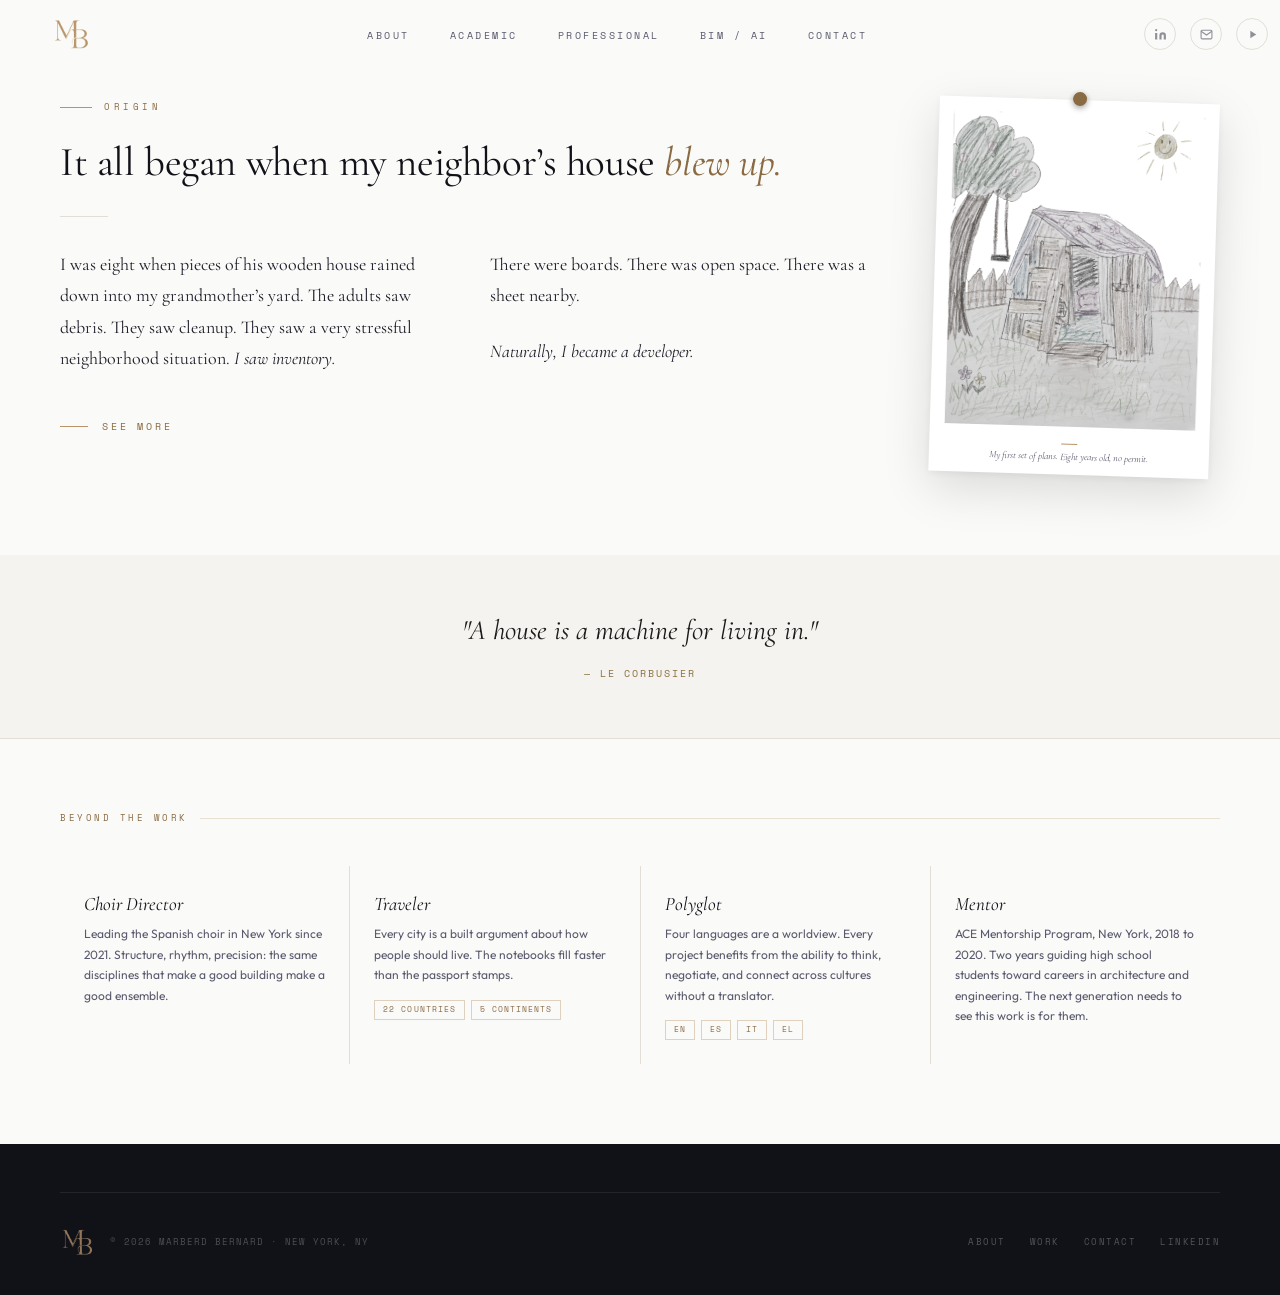
<file: about/index.html>
<!DOCTYPE html>
<html lang="en">
<head>
<meta charset="UTF-8">
<meta name="viewport" content="width=device-width, initial-scale=1.0">
<meta name="description" content="Marberd Bernard: Columbia M.Arch, Autodesk Certified Professional, 8+ years leading BIM coordination across 25+ JPMorgan Chase locations and 300+ commercial projects in New York City.">
<link rel="canonical" href="https://marberd.com/about/">
<title>About Marberd Bernard, BIM Manager & VDC Specialist | New York</title>
  <link rel="icon" type="image/x-icon" href="/favicon.ico">
  <link rel="icon" type="image/png" sizes="32x32" href="/favicon-32x32.png">
  <link rel="apple-touch-icon" href="/apple-touch-icon.png">
  <link rel="stylesheet" href="../assets/css/style.css">
<style>
/* ── ABOUT PAGE ── */
:root {
  --ab-cream:  #f5f3ef;
  --ab-gold:   #8a6f3e;
  --ab-black:  #1a1a1a;
  --ab-text:   #444;
  --ab-muted:  #888;
  --ab-border: rgba(0,0,0,0.10);
  --ab-border-soft: rgba(0,0,0,0.12);
}

/* ── HERO ── */
.ab-hero {
  background: var(--black);
  padding: 130px 60px 0;
  min-height: 62vh;
  display: flex;
  align-items: flex-end;
  overflow: hidden;
}
.ab-hero-inner {
  max-width: 1200px;
  margin: 0 auto;
  width: 100%;
}
/* Headline spans full width; text + portrait sit below in a tighter grid */
.ab-h1 {
  font-family: var(--serif);
  margin: 0 0 48px;
}
.ab-h1-name {
  display: block;
  font-size: clamp(64px, 9.5vw, 128px);
  font-weight: 700;
  color: var(--white);
  letter-spacing: -3px;
  line-height: 0.9;
}
.ab-h1-role {
  display: block;
  font-size: clamp(28px, 4.5vw, 60px);
  font-style: italic;
  font-weight: 300;
  color: var(--gold);
  letter-spacing: -0.5px;
  line-height: 1.2;
  margin-top: 14px;
}
.ab-hero-lower {
  display: grid;
  grid-template-columns: 1fr 0.68fr;
  gap: 0;
  align-items: flex-end;
}
.ab-hero-text { padding-bottom: 72px; }
.ab-hero-portrait {
  display: flex;
  align-items: flex-end;
  justify-content: flex-end;
}
.ab-portrait-img {
  width: 100%;
  max-width: 460px;
  display: block;
  aspect-ratio: 3 / 4;
  object-fit: cover;
}
.ab-eyebrow {
  font-family: var(--mono);
  font-size: 9px;
  letter-spacing: 3px;
  text-transform: uppercase;
  color: rgba(255,255,255,0.3);
  margin-bottom: 36px;
  display: flex;
  align-items: center;
  gap: 12px;
}
.ab-eyebrow::before {
  content: '';
  display: inline-block;
  width: 24px;
  height: 1px;
  background: var(--gold);
  flex-shrink: 0;
}
.ab-divider {
  width: 100%;
  height: 1px;
  background: rgba(255,255,255,0.08);
  margin: 0 0 36px;
}
.ab-hero-columns {
  display: grid;
  grid-template-columns: 1.6fr 1fr;
  gap: 52px;
  align-items: start;
}
.ab-body {
  font-family: var(--sans);
  font-size: 14px;
  line-height: 1.85;
  color: rgba(255,255,255,0.5);
}
.ab-body p { margin-bottom: 14px; }
.ab-body p:last-child { margin-bottom: 0; }
.ab-pills {
  display: flex;
  flex-wrap: wrap;
  gap: 10px;
}
.ab-pill {
  font-family: var(--mono);
  font-size: 9px;
  letter-spacing: 0.15em;
  color: var(--gold);
  border: 1px solid rgba(184,148,106,0.4);
  background: none;
  padding: 8px 14px;
  white-space: nowrap;
}

/* ── QUOTE BAND ── */
.ab-quote-band {
  background: var(--ab-cream);
  padding: 56px 60px;
  text-align: center;
}
.ab-quote-text {
  font-family: var(--serif);
  font-size: clamp(20px, 3vw, 28px);
  font-style: italic;
  font-weight: 400;
  color: var(--ab-black);
  line-height: 1.4;
  margin: 0;
}
.ab-quote-attr {
  display: block;
  margin-top: 16px;
  font-family: var(--mono);
  font-size: 10px;
  letter-spacing: 0.2em;
  color: var(--ab-gold);
  font-style: normal;
}

/* ── BEYOND THE WORK ── */
.ab-beyond {
  background: var(--white);
  padding: 72px 60px 80px;
  border-top: 1px solid var(--border);
}
.ab-beyond-inner { max-width: 1200px; margin: 0 auto; }
.ab-beyond-eyebrow {
  font-family: var(--mono);
  font-size: 9px;
  letter-spacing: 0.28em;
  color: var(--gold-dk);
  text-transform: uppercase;
  margin-bottom: 40px;
  display: flex; align-items: center; gap: 12px;
}
.ab-beyond-eyebrow::after { content:''; flex:1; height:1px; background:rgba(184,148,106,0.25); }
.ab-beyond-grid {
  display: grid;
  grid-template-columns: repeat(4, 1fr);
  gap: 1px;
  background: var(--border);
}
.ab-card {
  background: var(--white);
  padding: 28px 24px 24px;
  position: relative;
  transition: background .2s;
}
.ab-card:hover { background: var(--paper); }
.ab-card::before {
  content: '';
  position: absolute;
  top: 0; left: 0; right: 0;
  height: 2px;
  background: transparent;
  transition: background .2s;
}
.ab-card:hover::before { background: var(--gold); }
.ab-card-title {
  font-family: var(--serif);
  font-size: 19px;
  font-weight: 400;
  font-style: italic;
  color: var(--black);
  margin-bottom: 10px;
  line-height: 1.1;
}
.ab-card-text {
  font-family: var(--sans);
  font-size: 12px;
  line-height: 1.7;
  color: var(--mid);
}
.ab-lang-pills {
  display: flex;
  flex-wrap: wrap;
  gap: 6px;
  margin-top: 14px;
}
.ab-lang-pill {
  font-family: var(--mono);
  font-size: 7.5px;
  letter-spacing: 0.14em;
  color: var(--gold-dk);
  border: 1px solid rgba(184,148,106,0.4);
  background: none;
  padding: 3px 8px;
}

/* ── BLEW UP ANIMATION ── */
.blew-up-word {
  display: inline-block;
  position: relative;
}
/* Invisible spacer holds the layout width/height during animation */
.bu-spacer { visibility: hidden; }
/* Both halves sit on top of the spacer */
.bu-top,
.bu-bot {
  position: absolute;
  top: 0; left: 0; right: 0;
  white-space: nowrap;
  pointer-events: none;
  color: inherit;
}
.bu-top { clip-path: inset(0 0 52% 0); }
.bu-bot { clip-path: inset(48% 0 0 0); }

/* Top half: cut loose, flies up, holds, drops back */
.bu-top.animate {
  animation: bu-top-fly 1.8s 0.32s cubic-bezier(.4,0,.2,1) forwards;
}
@keyframes bu-top-fly {
  0%   { transform: translateY(0)     rotate(0deg);   opacity: 1; }
  28%  { transform: translateY(-240%) rotate(-9deg);  opacity: 0; }
  57%  { transform: translateY(-240%) rotate(-9deg);  opacity: 0; }
  88%  { transform: translateY(6%)    rotate(1.5deg); opacity: 1; }
  100% { transform: translateY(0)     rotate(0deg);   opacity: 1; }
}

/* ── STORY SECTION ── */
.ab-story {
  background: var(--white);
  padding: 100px 60px 80px;
}
.ab-story-inner {
  max-width: 1200px;
  margin: 0 auto;
  display: grid;
  grid-template-columns: 1fr 280px;
  gap: 56px;
  align-items: start;
}
.ab-story-text { min-width: 0; }
.ab-origin-label {
  display: flex;
  align-items: center;
  gap: 12px;
  margin-bottom: 24px;
}
.ab-origin-rule {
  width: 32px;
  height: 1px;
  background: var(--gold);
  flex-shrink: 0;
}
.ab-origin-text {
  font-family: var(--mono);
  font-size: 9px;
  letter-spacing: 0.4em;
  color: var(--gold-dk);
  text-transform: uppercase;
}
.ab-story-headline {
  font-family: var(--serif);
  font-size: clamp(26px, 3.2vw, 44px);
  font-weight: 400;
  line-height: 1.2;
  letter-spacing: -0.01em;
  margin: 0 0 28px;
  color: var(--black);
}
.ab-story-headline .accent {
  font-style: italic;
  color: var(--gold-dk);
}
.ab-story-divider {
  width: 48px;
  height: 1px;
  background: var(--border);
  margin: 0 0 32px;
}
.ab-lede {
  font-family: var(--serif);
  font-size: 18px;
  line-height: 1.75;
  color: var(--text);
  margin: 0 0 24px;
  font-weight: 400;
}
.ab-lede em { font-style: italic; }
.ab-lede-cols {
  column-count: 2;
  column-gap: 36px;
  margin-bottom: 4px;
}

/* Collapsible story */
.ab-story-expandable {
  overflow: hidden;
  max-height: 0;
  opacity: 0;
}
.ab-story-toggle {
  display: flex;
  align-items: center;
  gap: 14px;
  background: none;
  border: none;
  padding: 20px 0 0;
  font-family: var(--mono);
  font-size: 10px;
  letter-spacing: 0.28em;
  text-transform: uppercase;
  color: var(--gold-dk);
  cursor: pointer;
  transition: opacity 0.2s;
}
.ab-story-toggle:hover { opacity: 0.6; }
.ab-story-toggle-rule {
  display: inline-block;
  width: 28px;
  height: 1px;
  background: var(--gold);
  flex-shrink: 0;
  transition: width 0.3s ease;
}
.ab-story-toggle:hover .ab-story-toggle-rule { width: 44px; }

/* Pinned sketch, right column */
.ab-story-aside {
  position: sticky;
  top: 80px;
}
.ab-pin-frame {
  position: relative;
  background: #fff;
  padding: 14px 14px 48px;
  box-shadow: 0 16px 48px rgba(0,0,0,0.13), 0 2px 8px rgba(0,0,0,0.06);
  transform: rotate(1.8deg);
  transform-origin: center top;
  transition: transform 0.4s cubic-bezier(.16,1,.3,1), box-shadow 0.4s ease;
  cursor: pointer;
}
.ab-pin-frame:hover {
  transform: rotate(0deg);
  box-shadow: 0 24px 64px rgba(0,0,0,0.16), 0 4px 12px rgba(0,0,0,0.07);
}
/* push-pin dot */
.ab-pin-frame::before {
  content: '';
  position: absolute;
  top: -8px;
  left: 50%;
  transform: translateX(-50%);
  width: 14px;
  height: 14px;
  background: var(--gold-dk);
  border-radius: 50%;
  box-shadow: 0 2px 6px rgba(0,0,0,0.4);
  z-index: 1;
}
.ab-pin-frame img {
  width: 100%;
  display: block;
}
.ab-pin-caption {
  position: absolute;
  bottom: 0;
  left: 14px; right: 14px;
  height: 40px;
  display: flex;
  flex-direction: column;
  align-items: center;
  justify-content: center;
  gap: 4px;
}
.ab-pin-caption-rule {
  width: 16px;
  height: 1px;
  background: var(--gold);
  display: block;
}
.ab-pin-caption span {
  font-family: var(--serif);
  font-size: 10px;
  font-style: italic;
  color: var(--mid);
  text-align: center;
}

.ab-story-beat {
  margin-top: 40px;
}
.ab-story-beat p {
  font-family: var(--serif);
  font-size: 18px;
  line-height: 1.75;
  color: var(--text);
  font-weight: 400;
  font-style: italic;
  margin: 0 0 14px;
}
.ab-story-beat p:last-child { margin-bottom: 0; }

.ab-reader-paths {
  margin-top: 52px;
  display: flex;
  gap: 40px;
  flex-wrap: wrap;
}
.ab-path-link {
  display: flex;
  align-items: center;
  gap: 16px;
  text-decoration: none;
  color: var(--text);
  cursor: pointer;
  transition: opacity 0.2s ease;
}
.ab-path-link:hover { opacity: 0.6; }
.ab-path-rule {
  width: 40px;
  height: 1px;
  background: var(--gold);
  transition: width 0.3s ease;
  flex-shrink: 0;
}
.ab-path-link:hover .ab-path-rule { width: 56px; }
.ab-path-label {
  font-family: var(--mono);
  font-size: 9px;
  letter-spacing: 0.3em;
  color: var(--gold-dk);
  text-transform: uppercase;
}

/* ── MOBILE ── */
@media (max-width: 768px) {
  .ab-hero { padding: 90px 20px 0; min-height: unset; }
  .ab-h1 { margin-bottom: 28px; }
  .ab-h1-name { letter-spacing: -1.5px; }
  .ab-h1-role { margin-top: 10px; }
  .ab-hero-lower { grid-template-columns: 1fr; }
  .ab-hero-text { padding-bottom: 32px; }
  .ab-hero-portrait { justify-content: center; margin-top: 12px; }
  .ab-portrait-img { max-width: 260px; }
  .ab-hero-columns { grid-template-columns: 1fr; gap: 24px; }
  .ab-body { font-size: 15px; }
  .ab-eyebrow { margin-bottom: 24px; }

  .ab-story { padding: 88px 20px 56px; }
  .ab-story-inner { grid-template-columns: 1fr; gap: 0; }
  .ab-story-text { max-width: 100%; }
  .ab-story-headline { margin-bottom: 28px; }
  .ab-story-aside { order: -1; position: static; margin-bottom: 40px; }
  .ab-pin-frame { max-width: 220px; margin: 0 auto; transform: rotate(1deg); }
  .ab-reader-paths { gap: 24px; flex-direction: column; }
  .ab-lede { font-size: 17px; }
  .ab-lede-cols { column-count: 1; }

  .ab-quote-band { padding: 40px 20px; }

  .ab-beyond { padding: 48px 20px 56px; }
  .ab-beyond-grid { grid-template-columns: 1fr 1fr; }

  .ab-pills { gap: 8px; }
  .ab-pill { font-size: 8px; padding: 6px 12px; }
}

/* ── SMALL PHONES (≤480px) ── */
@media (max-width: 480px) {
  .ab-h1-name {
    font-size: clamp(34px, 10.5vw, 56px);
    letter-spacing: -1px;
  }
  .ab-h1-role {
    font-size: clamp(18px, 5.5vw, 28px);
  }
  .ab-story-headline {
    font-size: clamp(22px, 6vw, 32px);
  }
  .ab-hero { padding: 88px 16px 0; }
  .ab-story { padding: 80px 16px 48px; }
  .ab-quote-band { padding: 32px 16px; }
  .ab-certs-edu { padding: 40px 16px; }
  .ab-beyond { padding: 40px 16px; }
  .ab-lede { font-size: 16px; }
  .ab-pin-frame { max-width: 180px; }
  .ab-portrait-img { max-width: 200px; }
  .ab-beyond-grid { grid-template-columns: 1fr; }
}
</style>
  <script data-goatcounter="https://marberd.goatcounter.com/count" async src="//gc.zgo.at/count.js"></script>
  <meta property="og:type"        content="website">
  <meta property="og:site_name"   content="Marberd Bernard">
  <meta property="og:title"       content="About Marberd Bernard, BIM Manager & VDC Specialist | New York">
  <meta property="og:description" content="Marberd Bernard: Columbia M.Arch, Autodesk Certified Professional, 8+ years leading BIM coordination across 25+ JPMorgan Chase locations and 300+ commercial projects in New York City.">
  <meta property="og:url"         content="https://marberd.com/about/">
  <meta property="og:image"       content="https://marberd.com/assets/images/projects/alpena-night.jpg">
  <meta name="twitter:card"       content="summary_large_image">
  <meta name="twitter:title"      content="About Marberd Bernard, BIM Manager & VDC Specialist | New York">
  <meta name="twitter:description"content="Marberd Bernard: Columbia M.Arch, Autodesk Certified Professional, 8+ years leading BIM coordination across 25+ JPMorgan Chase locations and 300+ commercial projects in New York City.">
  <meta name="author"             content="Marberd Bernard">
</head>
<body>
<nav id="main-nav">
  <a id="nav-logo" href="/" title="MARBERD"><span class="logo-wrap"><img src="../assets/images/logo-gold.png" class="site-logo site-logo--gold" alt="MARBERD"><img src="../assets/images/logo.png" class="site-logo site-logo--color" aria-hidden="true"></span></a>
  <ul class="nav-links">
    <li><a href="/about/">About</a></li>
    <li><a href="/academic/">Academic</a></li>
    <li><a href="/professional/">Professional</a></li>
    <li><a href="/bim-ai/">BIM / AI</a></li>
    <li><a href="/contact/">Contact</a></li>
  </ul>
  <div class="nav-right">
    <a class="nav-icon" href="https://linkedin.com/in/marberd-bernard" target="_blank" rel="noopener noreferrer" title="LinkedIn">
      <svg viewBox="0 0 24 24" fill="currentColor"><path d="M16 8a6 6 0 016 6v7h-4v-7a2 2 0 00-2-2 2 2 0 00-2 2v7h-4v-7a6 6 0 016-6zM2 9h4v12H2z"/><circle cx="4" cy="4" r="2"/></svg>
    </a>
    <a class="nav-icon" href="mailto:marberdb@gmail.com" title="Email">
      <svg viewBox="0 0 24 24" fill="none" stroke="currentColor" stroke-width="2"><path d="M4 4h16c1.1 0 2 .9 2 2v12c0 1.1-.9 2-2 2H4c-1.1 0-2-.9-2-2V6c0-1.1.9-2 2-2z"/><polyline points="22,6 12,13 2,6"/></svg>
    </a>
    <button class="nav-icon" id="music-nav-btn" aria-label="Background music" title="Background music">
      <svg class="ic-mplay"  viewBox="0 0 24 24" fill="currentColor"><path d="M8 5v14l11-7z"/></svg>
      <svg class="ic-mpause" viewBox="0 0 24 24" fill="currentColor"><path d="M6 19h4V5H6v14zm8-14v14h4V5h-4z"/></svg>
    </button>
  </div>
</nav>

<!-- ══ SECTION: STORY ══════════════════════════════════ -->
<section class="ab-story">
  <h1 style="position:absolute;width:1px;height:1px;padding:0;margin:-1px;overflow:hidden;clip:rect(0,0,0,0);white-space:nowrap;border:0;">About Marberd Bernard — Architectural Designer &amp; VDC Specialist in New York City</h1>
  <div class="ab-story-inner">
    <!-- Left: all text content -->
    <div class="ab-story-text">
      <div class="ab-origin-label reveal">
        <span class="ab-origin-rule"></span>
        <span class="ab-origin-text">Origin</span>
      </div>

      <h2 class="ab-story-headline reveal">It all began when my neighbor&rsquo;s house <span class="accent"><span class="blew-up-word">blew up.</span></span></h2>
      <div class="ab-story-divider"></div>

      <!-- Always visible preview -->
      <div class="ab-lede-cols">
        <p class="ab-lede reveal">
          I was eight when pieces of his wooden house rained down into my grandmother&rsquo;s yard. The adults saw debris. They saw cleanup. They saw a very stressful neighborhood situation. <em>I saw inventory.</em>
        </p>
        <p class="ab-lede reveal">
          There were boards. There was open space. There was a sheet nearby.
        </p>
        <p class="ab-lede reveal">
          <em>Naturally, I became a developer.</em>
        </p>
      </div>

      <!-- "See more" toggle -->
      <button class="ab-story-toggle" id="story-toggle" onclick="toggleStory()" aria-expanded="false">
        <span class="ab-story-toggle-rule"></span>
        <span id="story-toggle-label">See more</span>
      </button>

      <!-- Expandable continuation -->
      <div class="ab-story-expandable" id="story-expandable" aria-hidden="true">
        <div class="ab-lede-cols">
        <p class="ab-lede">
          I gathered the wood and claimed a corner of the yard. I leaned boards where they seemed to belong, threw a sheet over the top, and sketched the whole thing with the confidence of someone who had absolutely no idea what she was doing.
        </p>
        <p class="ab-lede">
          My neighbor survived, thankfully. His house did not.
        </p>
        <p class="ab-lede">
          That little playhouse was my first project. No permit, no budget, no consultant team, and almost certainly no structural logic. But it had a concept. It had personality. It had, technically, a roof. And it had the thing I still chase in every project: <em>turning fragments into possibility.</em>
        </p>
        <p class="ab-lede">
          Because even then I knew that buildings were more than walls, roofs, and windows. They were <em>safety, memory, family, identity</em>, the quiet frame around everyday life. That afternoon in the yard became the first page of a much larger story.
        </p>
        </div>
        <div class="ab-reader-paths">
          <a href="#ab-education" class="ab-path-link">
            <span class="ab-path-rule"></span>
            <span class="ab-path-label">Continue my story</span>
          </a>
          <a href="#ab-beyond" class="ab-path-link">
            <span class="ab-path-rule"></span>
            <span class="ab-path-label">Skip to my work</span>
          </a>
        </div>
      </div><!-- /expandable -->

    </div><!-- /ab-story-text -->

    <!-- Right column: pinned sketch -->
    <aside class="ab-story-aside">
      <div class="ab-pin-frame">
        <img src="../assets/images/kid-sketch.png" alt="Childhood architectural sketch" loading="lazy" decoding="async">
        <div class="ab-pin-caption">
          <span class="ab-pin-caption-rule"></span>
          <span>My first set of plans. Eight years old, no permit.</span>
        </div>
      </div>
    </aside>

  </div><!-- /ab-story-inner -->
</section>

<!-- ══ SECTION 2, QUOTE BAND ════════════════════════ -->
<section class="ab-quote-band">
  <p class="ab-quote-text">"A house is a machine for living in."</p>
  <span class="ab-quote-attr">— LE CORBUSIER</span>
</section>


<!-- ══ SECTION 6, BEYOND THE WORK ══════════════════ --><span id="ab-education" style="display:block;position:relative;top:-80px;visibility:hidden"></span><span id="ab-beyond" style="display:block;position:relative;top:-80px;visibility:hidden"></span>
<section class="ab-beyond">
  <div class="ab-beyond-inner">
    <div class="ab-beyond-eyebrow reveal">Beyond the Work</div>
    <div class="ab-beyond-grid">

      <!-- CARD 1: Choir Director -->
      <div class="ab-card reveal">
        <div class="ab-card-title">Choir Director</div>
        <p class="ab-card-text">Leading the Spanish choir in New York since 2021. Structure, rhythm, precision: the same disciplines that make a good building make a good ensemble.</p>
      </div>

      <!-- CARD 2: Traveler -->
      <div class="ab-card reveal">
        <div class="ab-card-title">Traveler</div>
        <p class="ab-card-text">Every city is a built argument about how people should live. The notebooks fill faster than the passport stamps.</p>
        <div class="ab-lang-pills">
          <span class="ab-lang-pill">22 COUNTRIES</span>
          <span class="ab-lang-pill">5 CONTINENTS</span>
        </div>
      </div>

      <!-- CARD 3: Polyglot -->
      <div class="ab-card reveal">
        <div class="ab-card-title">Polyglot</div>
        <p class="ab-card-text">Four languages are a worldview. Every project benefits from the ability to think, negotiate, and connect across cultures without a translator.</p>
        <div class="ab-lang-pills">
          <span class="ab-lang-pill">EN</span>
          <span class="ab-lang-pill">ES</span>
          <span class="ab-lang-pill">IT</span>
          <span class="ab-lang-pill">EL</span>
        </div>
      </div>

      <!-- CARD 4: Mentor -->
      <div class="ab-card reveal">
        <div class="ab-card-title">Mentor</div>
        <p class="ab-card-text">ACE Mentorship Program, New York, 2018 to 2020. Two years guiding high school students toward careers in architecture and engineering. The next generation needs to see this work is for them.</p>
      </div>

    </div>
  </div>
</section>

<footer>
  <div class="foot-inner">
    <div class="foot-logo">
      <img class="foot-mark" src="/assets/images/logo-gold.png" alt="MARBERD">
      <span class="foot-copy">© 2026 Marberd Bernard · New York, NY</span>
    </div>
    <div class="foot-links">
      <a class="foot-link" href="/about/">About</a>
      <a class="foot-link" href="/professional/">Work</a>
      <a class="foot-link" href="/contact/">Contact</a>
      <a class="foot-link" href="https://linkedin.com/in/marberd-bernard" target="_blank" rel="noopener noreferrer">LinkedIn</a>
    </div>
  </div>
</footer>
<script src="../assets/js/main.js"></script>
<script>
(function () {
  var word = document.querySelector('.blew-up-word');
  if (!word) return;
  var fired = false;

  function fire() {
    if (fired) return;
    fired = true;
    var txt = word.textContent;
    word.setAttribute('aria-label', txt);
    word.innerHTML =
      '<span class="bu-spacer" aria-hidden="true">' + txt + '</span>' +
      '<span class="bu-top"    aria-hidden="true">' + txt + '</span>' +
      '<span class="bu-bot"    aria-hidden="true">' + txt + '</span>';
    word.classList.add('fire');
    // Double rAF ensures the browser has painted before we add .animate
    requestAnimationFrame(function () {
      requestAnimationFrame(function () {
        var top = word.querySelector('.bu-top');
        if (top) top.classList.add('animate');
      });
    });
    // Restore plain text after full animation completes
    setTimeout(function () {
      word.innerHTML = txt;
      word.classList.remove('fire');
      word.removeAttribute('aria-label');
    }, 2800);
  }

  var obs = new IntersectionObserver(function (entries) {
    if (entries[0].isIntersecting) {
      obs.disconnect();
      setTimeout(fire, 500);
    }
  }, { threshold: 0.7 });
  obs.observe(word.closest('h2') || word);
})();
</script>
<noscript><style>
  .ab-story-expandable { max-height: none !important; opacity: 1 !important; overflow: visible !important; }
  .ab-story-toggle { display: none; }
</style></noscript>
<script>
(function () {
  var el    = document.getElementById('story-expandable');
  var btn   = document.getElementById('story-toggle');
  var label = document.getElementById('story-toggle-label');
  var open  = false;

  window.toggleStory = function () {
    if (open) {
      // Collapse: pin current height, then animate to 0
      el.style.transition = 'none';
      el.style.maxHeight  = el.scrollHeight + 'px';
      el.style.opacity    = '1';
      el.offsetHeight; // force reflow
      el.style.transition = 'max-height 0.45s ease, opacity 0.25s ease';
      el.style.maxHeight  = '0';
      el.style.opacity    = '0';
      btn.setAttribute('aria-expanded', 'false');
      el.setAttribute('aria-hidden', 'true');
      label.textContent = 'See more';
      open = false;
    } else {
      // Expand: animate to natural height
      el.style.transition = 'max-height 0.55s ease, opacity 0.4s ease';
      el.style.maxHeight  = el.scrollHeight + 'px';
      el.style.opacity    = '1';
      btn.setAttribute('aria-expanded', 'true');
      el.setAttribute('aria-hidden', 'false');
      label.textContent = 'Read less';
      open = true;
      // After animation ends, release max-height so content can reflow freely
      el.addEventListener('transitionend', function clear(e) {
        if (e.propertyName === 'max-height' && open) {
          el.style.maxHeight = 'none';
          el.removeEventListener('transitionend', clear);
        }
      });
    }
  };
})();
</script>

</body>
</html>
</file>
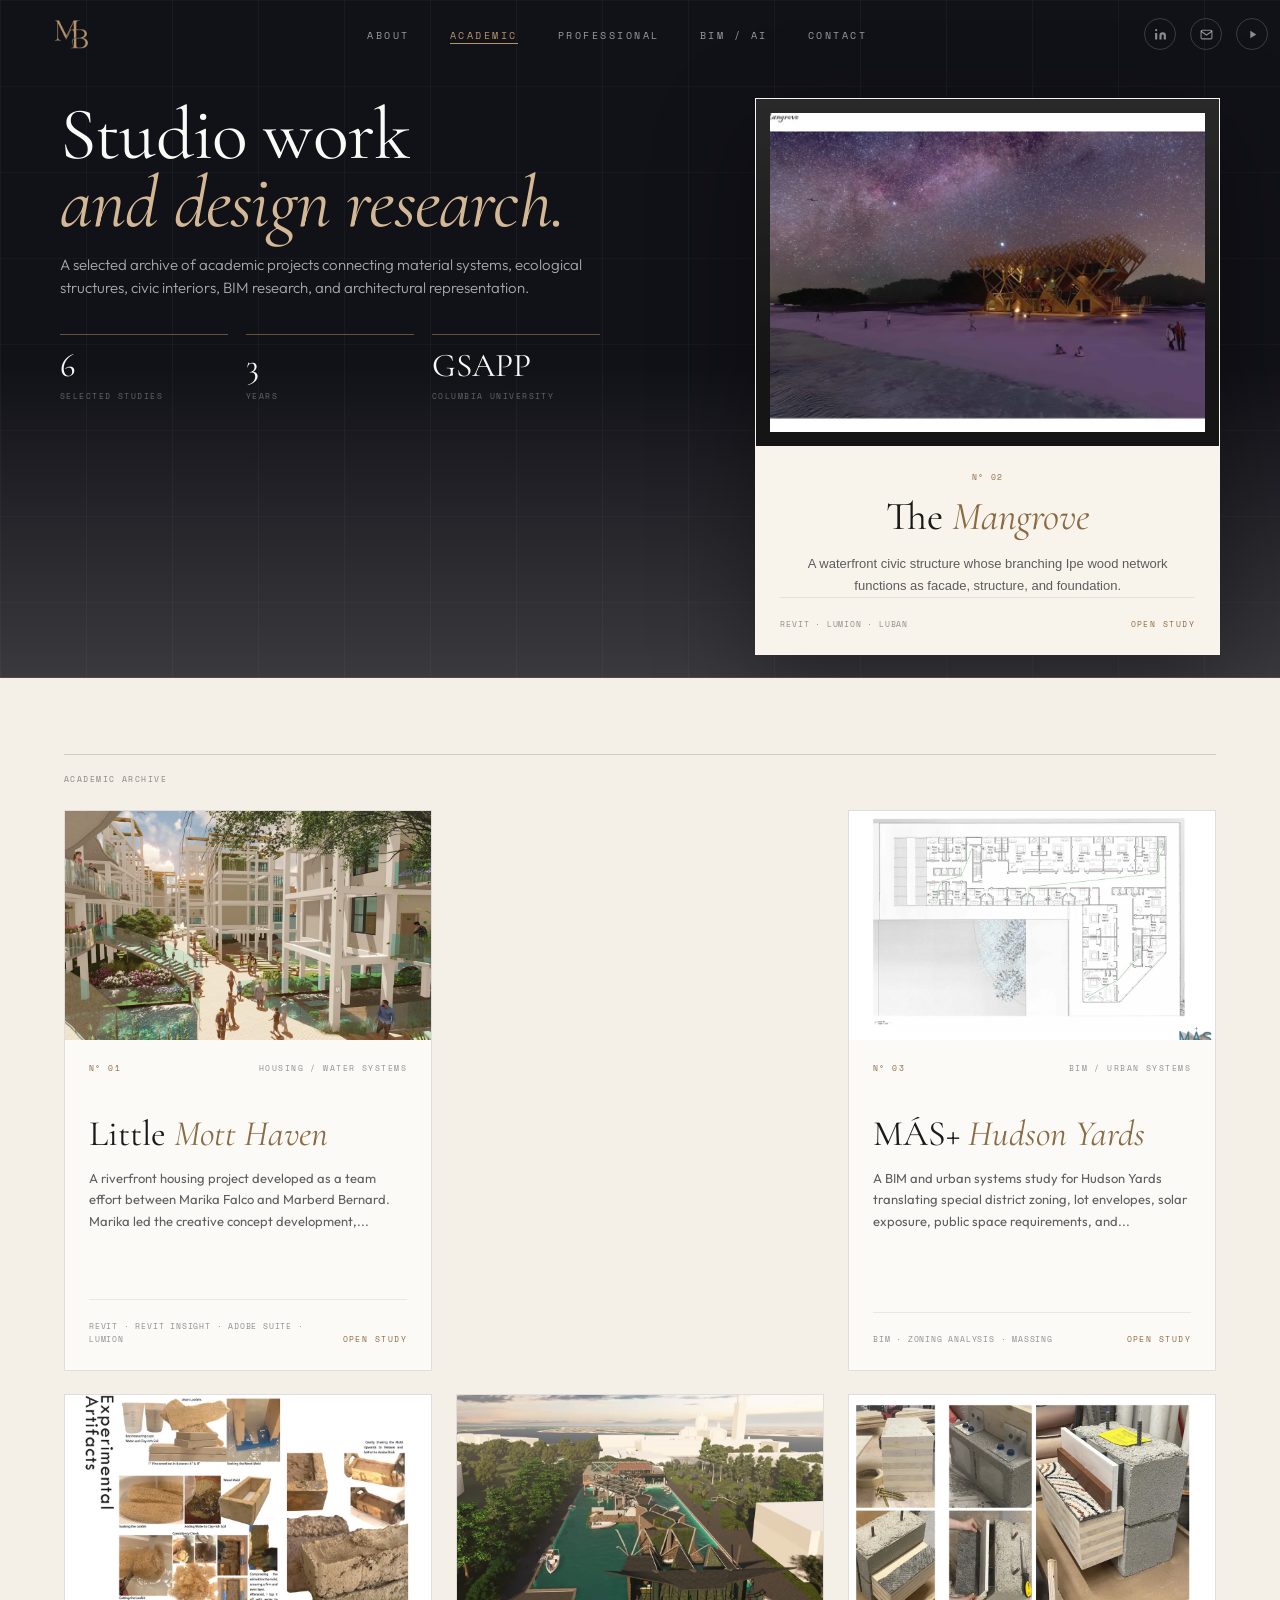
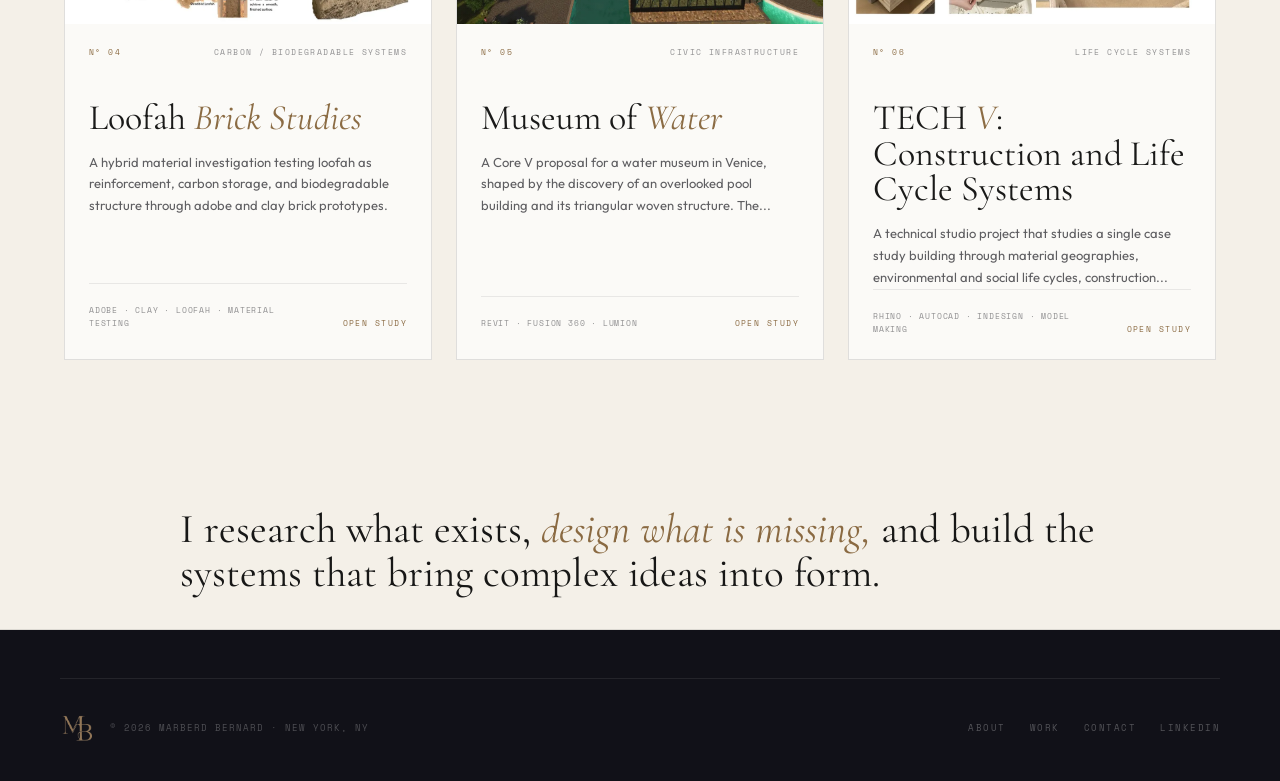
<file: academic/index.html>
<!DOCTYPE html>
<html lang="en">
<head>
<meta charset="UTF-8">
<meta name="viewport" content="width=device-width, initial-scale=1.0">
<meta name="description" content="Graduate architecture studio projects by Marberd Bernard at Columbia GSAPP: Museum of Water Venice proposal, experimental structural typologies, and design research in computational form.">
<link rel="canonical" href="https://marberd.com/academic/">
<title>Academic Work: Columbia GSAPP Architecture | Marberd Bernard</title>
  <link rel="icon" type="image/x-icon" href="/favicon.ico">
  <link rel="icon" type="image/png" sizes="32x32" href="/favicon-32x32.png">
  <link rel="apple-touch-icon" href="/apple-touch-icon.png">
  <link rel="stylesheet" href="../assets/css/style.css">
<style>
/* Academic page: clean editorial system */
#main-nav .nav-links a { color: rgba(255,255,255,0.58); }
#main-nav .nav-links a:hover { color: rgba(255,255,255,0.94); }
#main-nav .nav-links a.active { color: var(--gold); }
#main-nav .nav-links a::after { background: rgba(255,255,255,0.35); }
#main-nav .nav-links a.active::after { background: var(--gold); }
#main-nav .nav-icon { border-color: rgba(255,255,255,0.18); color: rgba(255,255,255,0.52); }
#main-nav .nav-icon:hover { border-color: var(--gold); color: var(--gold); }
#main-nav.scrolled .nav-links a { color: var(--mid); }
#main-nav.scrolled .nav-links a:hover { color: var(--black); }
#main-nav.scrolled .nav-links a.active { color: var(--gold-dk); }
#main-nav.scrolled .nav-links a::after { background: var(--gold); }
#main-nav.scrolled .nav-links a.active::after { background: var(--gold-dk); }
#main-nav.scrolled .nav-icon { border-color: var(--border); color: var(--muted); }
#main-nav.scrolled .nav-icon:hover { border-color: var(--gold); color: var(--gold-dk); }
#main-nav.scrolled {
  background: rgba(250,250,248,0.72);
  border-bottom: 1px solid rgba(226,222,214,0.72);
  backdrop-filter: blur(22px) saturate(1.15);
  -webkit-backdrop-filter: blur(22px) saturate(1.15);
}
#nav-burger span { background: rgba(255,255,255,0.82); }
#main-nav.scrolled #nav-burger span { background: var(--black); }
.academic-page {
  background: #f4f0e8;
  color: #171716;
}

.academic-hero {
  min-height: 58vh;
  display: grid;
  grid-template-columns: minmax(0, 0.88fr) minmax(420px, 0.62fr);
  gap: 36px;
  align-items: start;
  padding: 90px 60px 22px;
  background:
    linear-gradient(90deg, rgba(255,255,255,0.035) 1px, transparent 1px),
    linear-gradient(rgba(255,255,255,0.025) 1px, transparent 1px),
    #111118;
  background-size: 86px 86px;
  border-bottom: 1px solid rgba(184,148,106,0.42);
  overflow: hidden;
  position: relative;
}

.academic-hero::before {
  content: '';
  position: absolute;
  inset: 0;
  z-index: 0;
  pointer-events: none;
  background: linear-gradient(180deg, rgba(244,240,232,0) 54%, rgba(244,240,232,0.18) 100%);
}

.academic-hero > * {
  position: relative;
}

.hero-copy {
  max-width: 790px;
  position: relative;
  z-index: 1;
  padding-top: 10px;
  transform: none;
}

.hero-title {
  margin: 0 0 16px;
  font-family: var(--serif);
  font-size: clamp(44px, 5.8vw, 76px);
  font-weight: 400;
  line-height: 0.92;
  letter-spacing: -0.8px;
  color: var(--white);
  opacity: 0;
  transform: translateY(34px);
  animation: hero-rise .92s .24s cubic-bezier(.16,1,.3,1) forwards;
}

.hero-title em {
  display: block;
  margin-top: 0;
  font-style: italic;
  color: var(--gold-lt);
}

.hero-intro {
  max-width: 540px;
  margin: 0 0 18px;
  font-size: 15px;
  font-weight: 300;
  line-height: 1.58;
  color: rgba(255,255,255,0.64);
  opacity: 0;
  transform: translateY(28px);
  animation: hero-rise .82s .44s cubic-bezier(.16,1,.3,1) forwards;
}

.hero-meta {
  display: grid;
  grid-template-columns: repeat(3, minmax(0, 1fr));
  gap: 18px;
  max-width: 540px;
  margin-top: 34px;
  opacity: 0;
  transform: translateY(22px);
  animation: hero-rise .72s .62s cubic-bezier(.16,1,.3,1) forwards;
}

.hero-meta div {
  border-top: 1px solid rgba(184,148,106,0.5);
  padding-top: 14px;
}

.hero-meta strong {
  display: block;
  font-family: var(--serif);
  font-size: clamp(24px, 2.6vw, 34px);
  line-height: 1;
  font-weight: 400;
  color: var(--white);
}

.hero-meta span {
  display: block;
  margin-top: 8px;
  font-family: var(--mono);
  font-size: 8px;
  letter-spacing: 0.18em;
  text-transform: uppercase;
  color: rgba(255,255,255,0.34);
}

.featured-card {
  align-self: start;
  width: 100%;
  max-width: 520px;
  margin: 8px 0 0 auto;
  background: #f8f4ec;
  border: 1px solid rgba(255,255,255,0.14);
  box-shadow: 0 32px 90px rgba(0,0,0,0.36);
  position: relative;
  overflow: hidden;
  transform-origin: center;
  z-index: 1;
  opacity: 0;
  transform: translate3d(72px, 18px, 0) scale(0.92);
  animation: hero-card-arrive 1.28s .34s cubic-bezier(.16,1,.3,1) forwards;
  transition: box-shadow .28s cubic-bezier(.16,1,.3,1), border-color .2s ease;
}

.featured-card.is-coin-source-hidden {
  visibility: hidden;
}

.coin-flight-card {
  position: fixed;
  top: 0;
  left: 0;
  z-index: 12000;
  pointer-events: none;
  transform-origin: top left;
  will-change: transform, opacity;
  perspective: 1400px;
  background: transparent;
  border: 0;
  box-shadow: none;
  overflow: visible;
}

.coin-flight-card::before,
.coin-flight-card::after {
  content: none;
}

.coin-inner {
  position: relative;
  width: 100%;
  transform-style: preserve-3d;
  will-change: transform;
}

.coin-face {
  display: block;
  width: 100%;
  min-height: 100%;
  overflow: hidden;
  background: #f8f4ec;
  border: 1px solid rgba(255,255,255,0.18);
  box-shadow: 0 32px 90px rgba(0,0,0,0.36);
  backface-visibility: hidden;
  -webkit-backface-visibility: hidden;
}

.coin-face--front {
  position: relative;
  z-index: 2;
}

.coin-face--back {
  position: absolute;
  inset: 0;
  display: flex;
  flex-direction: column;
  justify-content: space-between;
  padding: 26px 28px;
  color: #f8f4ec;
  background:
    linear-gradient(135deg, rgba(184,148,106,0.18), transparent 44%),
    #111118;
  border-color: rgba(184,148,106,0.42);
  transform: rotateY(180deg);
}

.coin-back-number {
  font-family: var(--mono);
  font-size: 8px;
  letter-spacing: 0.18em;
  text-transform: uppercase;
  color: var(--gold-lt);
}

.coin-back-title {
  margin: 0;
  font-family: var(--serif);
  font-size: clamp(34px, 4vw, 54px);
  font-weight: 400;
  line-height: 0.96;
  color: var(--white);
}

.coin-back-title em {
  color: var(--gold-lt);
  font-style: italic;
}

.coin-back-copy {
  margin: 18px 0 0;
  font-size: 13px;
  line-height: 1.62;
  color: rgba(255,255,255,0.62);
}

.coin-back-foot {
  display: flex;
  justify-content: space-between;
  gap: 18px;
  padding-top: 18px;
  border-top: 1px solid rgba(184,148,106,0.35);
  font-family: var(--mono);
  font-size: 8px;
  letter-spacing: 0.12em;
  text-transform: uppercase;
  color: rgba(255,255,255,0.42);
}

.project-card.is-coin-target-pending {
  opacity: 0;
  pointer-events: none;
}

.project-card.is-coin-target-landed {
  animation: coin-slot-settle .48s cubic-bezier(.16,1,.3,1);
}

.featured-card::before,
.project-card::before {
  content: '';
  position: absolute;
  inset: 0;
  z-index: 3;
  pointer-events: none;
  background: linear-gradient(180deg, rgba(255,255,255,0.18), rgba(255,255,255,0.03) 42%, rgba(0,0,0,0.04));
  mix-blend-mode: screen;
  opacity: 0.34;
  transition: opacity .22s ease;
}

.featured-card::after,
.project-card::after {
  content: '';
  position: absolute;
  inset: 0;
  z-index: 2;
  pointer-events: none;
  background: linear-gradient(180deg, rgba(255,255,255,0.08), transparent 48%);
  opacity: 0.5;
}

.featured-card:hover,
.featured-card:focus-visible {
  border-color: rgba(184,148,106,0.5);
  box-shadow: 0 42px 110px rgba(0,0,0,0.46);
  outline: none;
}

.featured-card:hover::before,
.featured-card:focus-visible::before,
.project-card:hover::before,
.project-card:focus-visible::before {
  opacity: 0.72;
}

@keyframes hero-rise {
  to {
    opacity: 1;
    transform: translateY(0);
  }
}

@keyframes hero-card-arrive {
  0% {
    opacity: 0;
    transform: translate3d(72px, 18px, 0) scale(0.92);
    filter: blur(10px) saturate(0.82);
  }
  64% {
    opacity: 1;
    transform: translate3d(-10px, -4px, 0) scale(1.025);
    filter: blur(0) saturate(1);
  }
  100% {
    opacity: 1;
    transform: translate3d(0, 0, 0) scale(1);
    filter: blur(0) saturate(1);
  }
}

@keyframes coin-slot-settle {
  0% {
    transform: translateY(10px) scale(0.965);
    filter: saturate(0.9);
  }
  100% {
    transform: translateY(0) scale(1);
    filter: saturate(1);
  }
}

.featured-card img {
  display: block;
  width: 100%;
  aspect-ratio: 4 / 3;
  object-fit: cover;
  padding: 14px;
  background: #121212;
}

.featured-copy {
  padding: 22px 24px 24px;
}

.card-number,
.card-tag,
.open-cue,
.meta-label,
.section-kicker {
  font-family: var(--mono);
  font-size: 8px;
  letter-spacing: 0.18em;
  text-transform: uppercase;
}

.card-number,
.open-cue {
  color: var(--gold-dk);
}

.card-tag,
.meta-label {
  color: rgba(17,17,24,0.46);
}

.featured-title,
.project-title {
  font-family: var(--serif);
  font-weight: 400;
  line-height: 1;
  letter-spacing: 0;
  color: #171716;
}

.featured-title {
  margin: 14px 0 0;
  font-size: clamp(30px, 3.1vw, 44px);
}

.featured-title em,
.project-title em {
  color: var(--gold-dk);
  font-style: italic;
}

.featured-desc {
  margin-top: 16px;
  font-size: 13px;
  line-height: 1.7;
  color: rgba(17,17,24,0.68);
}

.projects-section {
  padding: 76px clamp(20px, 5vw, 72px) 104px;
}

.transition-quote {
  min-height: auto;
  margin-top: 0;
  padding: 42px clamp(20px, 5vw, 72px) 34px;
  display: flex;
  align-items: center;
  background: #f4f0e8;
  opacity: 1;
  transform: none;
  border-bottom: 1px solid rgba(17,17,24,0.1);
  position: relative;
  z-index: 9000;
}

.transition-quote::before {
  content: none;
}

.transition-quote p {
  max-width: 920px;
  margin: 0 auto;
  font-family: var(--serif);
  font-size: clamp(24px, 3.2vw, 44px);
  line-height: 1.08;
  color: #171716;
}

.transition-quote em {
  color: var(--gold-dk);
  font-style: italic;
}

.projects-header {
  max-width: 1420px;
  margin: 0 auto 24px;
}

.section-kicker {
  color: rgba(17,17,24,0.48);
  border-top: 1px solid rgba(17,17,24,0.16);
  padding-top: 18px;
}

.project-grid {
  max-width: 1420px;
  margin: 0 auto;
  display: grid;
  grid-template-columns: repeat(3, minmax(0, 1fr));
  gap: 24px;
  align-items: stretch;
}

.project-card {
  appearance: none;
  width: 100%;
  min-width: 0;
  padding: 0;
  display: grid;
  grid-template-rows: auto 1fr;
  background: #fbfaf7;
  border: 1px solid rgba(17,17,24,0.12);
  border-radius: 0;
  color: inherit;
  font: inherit;
  text-align: left;
  overflow: hidden;
  position: relative;
  transform-origin: center;
  transition: transform .28s cubic-bezier(.16,1,.3,1), border-color .22s ease, box-shadow .28s cubic-bezier(.16,1,.3,1);
  content-visibility: auto;
  contain-intrinsic-size: 640px;
}

.project-card:hover,
.project-card:focus-visible {
  transform: translateY(-6px) scale(1.035);
  border-color: rgba(138,106,66,0.52);
  box-shadow: 0 28px 70px rgba(17,17,24,0.17);
  outline: none;
}

.project-media {
  aspect-ratio: 16 / 10;
  background: #151512;
  overflow: hidden;
}

.project-media img {
  display: block;
  width: 100%;
  height: 100%;
  object-fit: cover;
  transform: scale(1.01);
  transition: transform .35s cubic-bezier(.16,1,.3,1), filter .35s cubic-bezier(.16,1,.3,1);
}

.project-card:hover .project-media img,
.project-card:focus-visible .project-media img {
  transform: scale(1.06);
  filter: saturate(1.04) contrast(1.02);
}

.project-placeholder {
  height: 100%;
  display: grid;
  place-items: center;
  background:
    linear-gradient(135deg, rgba(184,148,106,0.08), transparent 48%),
    #151512;
}

.project-placeholder span {
  font-family: var(--serif);
  font-size: clamp(42px, 7vw, 92px);
  font-style: italic;
  color: rgba(255,255,255,0.16);
}

.project-copy {
  min-height: 330px;
  padding: 22px 24px 24px;
  display: flex;
  flex-direction: column;
}

.project-top {
  min-height: 34px;
  display: flex;
  justify-content: space-between;
  gap: 16px;
  align-items: flex-start;
}

.project-title {
  margin: 20px 0 0;
  font-size: clamp(28px, 2.8vw, 40px);
}

.project-desc {
  margin-top: 16px;
  font-size: 13px;
  line-height: 1.68;
  color: rgba(17,17,24,0.68);
}

.project-foot {
  margin-top: auto;
  padding-top: 20px;
  display: flex;
  justify-content: space-between;
  gap: 16px;
  align-items: flex-end;
  border-top: 1px solid rgba(17,17,24,0.08);
}

.project-tools {
  max-width: 68%;
  font-family: var(--mono);
  font-size: 8px;
  letter-spacing: 0.1em;
  text-transform: uppercase;
  color: rgba(17,17,24,0.46);
}

.academic-modal {
  position: fixed;
  inset: 0;
  z-index: 9000;
  display: flex;
  align-items: center;
  justify-content: center;
  padding: 24px;
  background: rgba(0,0,0,0.88);
  opacity: 0;
  visibility: hidden;
  transition: opacity .22s ease, visibility .22s ease;
}

body.academic-modal-active #main-nav {
  opacity: 0;
  pointer-events: none;
  transform: translateY(-100%);
}

.academic-modal.open {
  opacity: 1;
  visibility: visible;
}

.modal-panel {
  width: min(920px, 100%);
  max-height: 90vh;
  overflow: auto;
  background: #111118;
  border: 1px solid rgba(255,255,255,0.12);
  color: var(--white);
  position: relative;
}

.modal-close {
  position: absolute;
  right: 16px;
  top: 14px;
  z-index: 2;
  width: 38px;
  height: 38px;
  border: 1px solid rgba(255,255,255,0.16);
  background: rgba(17,17,24,0.68);
  color: rgba(255,255,255,0.78);
  font-size: 20px;
  cursor: pointer;
}

.modal-close:hover {
  color: var(--white);
  border-color: var(--gold);
}

.modal-gallery {
  position: relative;
  aspect-ratio: 16 / 9;
  background: #080808;
}

.modal-gallery img {
  position: absolute;
  inset: 14px;
  width: calc(100% - 28px);
  height: calc(100% - 28px);
  object-fit: contain;
  opacity: 0;
  transition: opacity .2s ease;
}

.modal-gallery img.active {
  opacity: 1;
}

.modal-placeholder {
  height: 100%;
  display: grid;
  place-items: center;
  font-family: var(--serif);
  font-size: 72px;
  font-style: italic;
  color: rgba(255,255,255,0.16);
}

.gallery-nav {
  position: absolute;
  top: 50%;
  z-index: 2;
  width: 42px;
  height: 42px;
  transform: translateY(-50%);
  border: 1px solid rgba(255,255,255,0.16);
  background: rgba(0,0,0,0.56);
  color: rgba(255,255,255,0.82);
  font-size: 24px;
  cursor: pointer;
}

.gallery-nav:hover {
  color: var(--white);
  border-color: var(--gold);
}

.gallery-nav.hidden {
  display: none;
}

.gallery-prev { left: 14px; }
.gallery-next { right: 14px; }

.modal-gallery img { cursor: zoom-in; }

.modal-gallery:fullscreen,
.modal-gallery:-webkit-full-screen {
  background: #000;
  display: flex; align-items: center; justify-content: center;
  aspect-ratio: auto;
}
.modal-gallery:fullscreen img,
.modal-gallery:-webkit-full-screen img {
  position: static; width: auto; height: auto;
  max-width: 100vw; max-height: 100vh;
  object-fit: contain; inset: auto; cursor: zoom-out;
}
.modal-gallery:fullscreen .gallery-nav,
.modal-gallery:-webkit-full-screen .gallery-nav {
  position: fixed; top: 50%; transform: translateY(-50%); z-index: 99999;
}
.modal-gallery:fullscreen .gallery-prev,
.modal-gallery:-webkit-full-screen .gallery-prev { left: 14px; right: auto; }
.modal-gallery:fullscreen .gallery-next,
.modal-gallery:-webkit-full-screen .gallery-next { right: 14px; left: auto; }

.modal-header {
  padding: 34px 40px 20px;
}

.modal-body {
  padding: 20px 40px 42px;
}

.modal-category {
  margin-top: 7px;
  color: rgba(255,255,255,0.34);
}

.modal-title {
  margin-top: 18px;
  font-family: var(--serif);
  font-size: clamp(32px, 4vw, 52px);
  line-height: 1;
  font-weight: 400;
}

.modal-title em {
  color: var(--gold);
  font-style: italic;
}

.modal-desc {
  margin-top: 22px;
  max-width: 760px;
  font-size: 14px;
  line-height: 1.8;
  color: rgba(255,255,255,0.66);
}

.modal-meta {
  display: grid;
  grid-template-columns: repeat(4, minmax(0, 1fr));
  gap: 18px;
  margin-top: 28px;
  padding-top: 22px;
  border-top: 1px solid rgba(255,255,255,0.1);
}

.modal-meta strong {
  display: block;
  margin-top: 7px;
  font-size: 12px;
  font-weight: 400;
  color: rgba(255,255,255,0.64);
}

.modal-links {
  display: flex;
  flex-wrap: wrap;
  gap: 12px;
  margin-top: 28px;
}

.modal-links a {
  font-family: var(--mono);
  font-size: 8px;
  letter-spacing: 0.14em;
  text-transform: uppercase;
  color: var(--gold);
  text-decoration: none;
  border: 1px solid rgba(184,148,106,0.36);
  padding: 10px 12px;
}

@media (max-width: 1120px) {
  .academic-hero {
    grid-template-columns: 1fr;
  }

  .hero-copy {
    transform: none;
  }

  .featured-card {
    margin: 0;
    animation-name: hero-card-mobile;
  }

  .project-grid {
    grid-template-columns: repeat(2, minmax(0, 1fr));
  }
}

@media (max-width: 760px) {
  /* ── Hero: taller, image zoomed in, ghost opacity ── */
  .academic-hero {
    min-height: 78vh;
    padding: 90px 20px 52px;
    background:
      linear-gradient(90deg, rgba(255,255,255,0.035) 1px, transparent 1px),
      linear-gradient(rgba(255,255,255,0.025) 1px, transparent 1px),
      linear-gradient(to bottom, rgba(17,17,24,0.84) 0%, rgba(17,17,24,0.80) 50%, rgba(17,17,24,0.90) 100%),
      url('../assets/images/academic/thumbs/mangrove-hero.webp') 50% 28% / cover no-repeat;
    background-color: #111118;
    background-size: 86px 86px, 86px 86px, auto, 408%;
    border-bottom: none;
  }

  /* Bottom fade: hero dark melts into page cream */
  .academic-hero::before {
    background: linear-gradient(180deg, transparent 80%, rgba(244,240,232,0.18) 92%, #f4f0e8 100%);
  }

  .featured-card { display: none; }
  /* Stretch copy to full hero height so meta can be pushed to the bottom */
  .academic-hero { display: flex; flex-direction: column; align-items: stretch; }
  .hero-copy { transform: none; flex: 1; display: flex; flex-direction: column; }

  .hero-title {
    font-size: clamp(50px, 16vw, 70px);
    margin-bottom: 12px;
  }

  .hero-intro {
    font-size: 15px;
    margin-bottom: 0;
  }

  /* Meta: pinned to the bottom of the hero, near the fade */
  .hero-meta {
    grid-template-columns: repeat(3, minmax(0, 1fr));
    gap: 10px;
    max-width: none;
    margin-top: auto;
    padding-top: 28px;
  }
  .hero-meta div    { padding-top: 8px; }
  .hero-meta strong { font-size: clamp(18px, 5vw, 26px); }
  .hero-meta span   { font-size: 6.5px; letter-spacing: 0.10em; margin-top: 4px; }

  /* ── Projects section: breathing room after the hero fade ── */
  .projects-section { padding: 10px 16px 76px; }

  /* ── Project grid: 2 columns ── */
  .project-grid {
    grid-template-columns: repeat(2, minmax(0, 1fr));
    gap: 10px;
  }

  /* Tighter card copy for 2-col width */
  .project-copy {
    min-height: 0;
    padding: 14px 14px 16px;
  }

  .project-title {
    font-size: 17px;
    margin-top: 12px;
  }

  .project-desc { display: none; }

  /* Ambient shadow + stronger gloss film on cards */
  .project-card {
    box-shadow: 0 6px 24px rgba(17,17,24,0.10), 0 1px 6px rgba(17,17,24,0.06);
  }
  .project-card::before { opacity: 0.60; }

  .project-foot {
    padding-top: 12px;
    align-items: flex-start;
    flex-direction: column;
    gap: 6px;
  }
  .project-tools { display: none; }

  /* ── Quote (now after projects) ── */
  .transition-quote {
    min-height: auto;
    padding: 30px 20px 24px;
  }

  /* ── Modal: full-width panel, top+bottom dark area to click out ── */
  .academic-modal {
    padding: 72px 0 56px;
  }
  .modal-panel {
    width: 100%;
    max-height: calc(100svh - 128px);
  }

  .modal-header { padding: 20px 20px 14px; }
  .modal-body   { padding: 18px 20px 32px; }

  /* Modal meta: 2×2 grid instead of stacked */
  .modal-meta { grid-template-columns: repeat(2, minmax(0, 1fr)); }
}

@media (prefers-reduced-motion: reduce) {
  .project-card,
  .coin-flight-card,
  .academic-modal,
  .modal-gallery img,
  .hero-title,
  .hero-intro,
  .hero-meta,
  .featured-card {
    transition: none;
    animation: none;
    opacity: 1;
    transform: none;
  }
}

@media (max-width: 480px) {
  .hero-title { font-size: clamp(40px, 14vw, 60px); }
}

@keyframes hero-card-mobile {
  0% {
    opacity: 0;
    transform: translate3d(32px, 16px, 0) scale(0.94);
    filter: blur(8px) saturate(0.86);
  }
  68% {
    opacity: 1;
    transform: translate3d(-6px, -2px, 0) scale(1.015);
    filter: blur(0) saturate(1);
  }
  100% {
    opacity: 1;
    transform: translate3d(0, 0, 0) scale(1);
    filter: blur(0) saturate(1);
  }
}
</style>
  <script data-goatcounter="https://marberd.goatcounter.com/count" async src="//gc.zgo.at/count.js"></script>
  <meta property="og:type"        content="website">
  <meta property="og:site_name"   content="Marberd Bernard">
  <meta property="og:title"       content="Academic Work: Columbia GSAPP Architecture | Marberd Bernard">
  <meta property="og:description" content="Graduate architecture studio projects by Marberd Bernard at Columbia GSAPP: Museum of Water Venice proposal, experimental structural typologies, and design research in computational form.">
  <meta property="og:url"         content="https://marberd.com/academic/">
  <meta property="og:image"       content="https://marberd.com/assets/images/academic/optimized/museum-of-water/cover.webp">
  <meta name="twitter:card"       content="summary_large_image">
  <meta name="twitter:title"      content="Academic Work: Columbia GSAPP Architecture | Marberd Bernard">
  <meta name="twitter:description"content="Graduate architecture studio projects by Marberd Bernard at Columbia GSAPP: Museum of Water Venice proposal, experimental structural typologies, and design research in computational form.">
  <meta name="author"             content="Marberd Bernard">
</head>
<body>

<nav id="main-nav">
  <a id="nav-logo" href="/" title="MARBERD">
    <span class="logo-wrap">
      <img src="../assets/images/logo-gold.png" class="site-logo site-logo--gold" alt="MARBERD">
      <img src="../assets/images/logo.png" class="site-logo site-logo--color" aria-hidden="true">
    </span>
  </a>
  <ul class="nav-links">
    <li><a href="/about/">About</a></li>
    <li><a href="/academic/" class="active">Academic</a></li>
    <li><a href="/professional/">Professional</a></li>
    <li><a href="/bim-ai/">BIM / AI</a></li>
    <li><a href="/contact/">Contact</a></li>
  </ul>
  <div class="nav-right">
    <a class="nav-icon" href="https://linkedin.com/in/marberd-bernard" target="_blank" rel="noopener noreferrer" title="LinkedIn">
      <svg viewBox="0 0 24 24" fill="currentColor"><path d="M16 8a6 6 0 016 6v7h-4v-7a2 2 0 00-2-2 2 2 0 00-2 2v7h-4v-7a6 6 0 016-6zM2 9h4v12H2z"/><circle cx="4" cy="4" r="2"/></svg>
    </a>
    <a class="nav-icon" href="mailto:marberdb@gmail.com" title="Email">
      <svg viewBox="0 0 24 24" fill="none" stroke="currentColor" stroke-width="2"><path d="M4 4h16c1.1 0 2 .9 2 2v12c0 1.1-.9 2-2 2H4c-1.1 0-2-.9-2-2V6c0-1.1.9-2 2-2z"/><polyline points="22,6 12,13 2,6"/></svg>
    </a>
    <button class="nav-icon" id="music-nav-btn" aria-label="Background music" title="Background music">
      <svg class="ic-mplay"  viewBox="0 0 24 24" fill="currentColor"><path d="M8 5v14l11-7z"/></svg>
      <svg class="ic-mpause" viewBox="0 0 24 24" fill="currentColor"><path d="M6 19h4V5H6v14zm8-14v14h4V5h-4z"/></svg>
    </button>
  </div>
</nav>

<main class="academic-page">
  <section class="academic-hero">
    <div class="hero-copy">
      <h1 class="hero-title">Studio work <em>and design research.</em></h1>
      <p class="hero-intro">
        A selected archive of academic projects connecting material systems, ecological structures,
        civic interiors, BIM research, and architectural representation.
      </p>
      <div class="hero-meta" aria-label="Academic overview">
        <div><strong>6</strong><span>selected studies</span></div>
        <div><strong>3</strong><span>years</span></div>
        <div><strong>GSAPP</strong><span>Columbia University</span></div>
      </div>
    </div>

    <button class="featured-card" type="button" data-project="1">
      <img src="../assets/images/academic/thumbs/mangrove-hero.webp" alt="The Mangrove project rendering" decoding="async">
      <div class="featured-copy">
        <span class="card-number">N&deg; 02</span>
        <h2 class="featured-title">The <em>Mangrove</em></h2>
        <p class="featured-desc">A waterfront civic structure whose branching Ipe wood network functions as facade, structure, and foundation.</p>
        <div class="project-foot">
          <span class="project-tools">Revit · Lumion · Luban</span>
          <span class="open-cue">Open study</span>
        </div>
      </div>
    </button>
  </section>

  <section class="projects-section" aria-label="Academic projects">
    <div class="projects-header">
      <div class="section-kicker">Academic archive</div>
    </div>

    <div class="project-grid" id="project-grid"></div>
  </section>

  <section class="transition-quote" aria-label="Design statement">
    <p>I research what exists, <em>design what is missing,</em> and build the systems that bring complex ideas into form.</p>
  </section>
</main>

<footer>
  <div class="foot-inner">
    <div class="foot-logo">
      <img class="foot-mark" src="/assets/images/logo-gold.png" alt="MARBERD">
      <span class="foot-copy">© 2026 Marberd Bernard · New York, NY</span>
    </div>
    <div class="foot-links">
      <a class="foot-link" href="/about/">About</a>
      <a class="foot-link" href="/professional/">Work</a>
      <a class="foot-link" href="/contact/">Contact</a>
      <a class="foot-link" href="https://linkedin.com/in/marberd-bernard" target="_blank" rel="noopener noreferrer">LinkedIn</a>
    </div>
  </div>
</footer>

<div class="academic-modal" id="project-modal" role="dialog" aria-modal="true" aria-labelledby="modal-title">
  <div class="modal-panel">
    <button class="modal-close" id="modal-close" type="button" aria-label="Close modal">&times;</button>
    <div class="modal-header">
      <div class="card-number" id="modal-number"></div>
      <div class="modal-category card-tag" id="modal-category"></div>
      <h2 class="modal-title" id="modal-title"></h2>
    </div>
    <div class="modal-gallery" id="modal-gallery">
      <button class="gallery-nav gallery-prev hidden" id="gallery-prev" type="button" aria-label="Previous image">&#8249;</button>
      <button class="gallery-nav gallery-next hidden" id="gallery-next" type="button" aria-label="Next image">&#8250;</button>
    </div>
    <div class="modal-body">
      <p class="modal-desc" id="modal-desc"></p>
      <div class="modal-meta">
        <div><span class="meta-label">Studio</span><strong id="modal-studio"></strong></div>
        <div><span class="meta-label">Critic</span><strong id="modal-critic"></strong></div>
        <div><span class="meta-label">Team</span><strong id="modal-team"></strong></div>
        <div><span class="meta-label">Tools</span><strong id="modal-tools"></strong></div>
      </div>
      <div class="modal-links" id="modal-links"></div>
    </div>
  </div>
</div>

<script src="../assets/js/main.js"></script>
<script>
(function () {
  'use strict';

  var projects = [
    {
      n: '01',
      title: 'Little <em>Mott Haven</em>',
      category: 'Architecture Studio III · Fall 2022',
      studio: 'Architecture Studio III',
      critic: 'Erica Goetz',
      team: 'Marberd Bernard · Marika Falco',
      tag: 'Housing / Water Systems',
      desc: 'A riverfront housing project developed as a team effort between Marika Falco and Marberd Bernard. Marika led the creative concept development, drawing from Venice and the portego typology, while Marberd led research, technical execution, environmental analysis, and BIM production. The proposal uses stepping reciprocal frames to organize apartments, welcome gardens, circulation, and extended living spaces facing the river, while treating water as an environmental system through structural pipe chases for heating, cooling, and radiant floors.',
      tools: 'Revit · Revit Insight · Adobe Suite · Lumion',
      images: [
        '../assets/images/academic/optimized/little-mott-haven/day-exterior.webp',
        '../assets/images/academic/optimized/little-mott-haven/october-night.webp',
        '../assets/images/academic/optimized/little-mott-haven/portego-garden.webp',
        '../assets/images/academic/optimized/little-mott-haven/site.webp'
      ],
      thumb: '../assets/images/academic/thumbs/day-exterior.webp',
      links: [
        { label: 'Columbia GSAPP', href: 'https://www.arch.columbia.edu/student-work/11368-little-mott-haven' }
      ]
    },
    {
      n: '02',
      title: 'The <em>Mangrove</em>',
      category: 'Architecture Studio IV · Spring 2023',
      studio: 'Architecture Studio IV',
      critic: 'Robert Marino',
      team: 'Marberd Bernard',
      tag: 'Environmental / Biomimetic',
      desc: 'A waterfront civic structure whose branching network of Ipe wood functions simultaneously as facade, structure, and foundation, drawing from mangrove ecosystems to mediate land, water, and light.',
      tools: 'Revit · Lumion · Luban',
      images: [
        '../assets/images/academic/optimized/mangrove/mangrove-hero.webp',
        '../assets/images/academic/optimized/mangrove/mangrove-aerial.webp',
        '../assets/images/academic/optimized/mangrove/mangrove-section.webp',
        '../assets/images/academic/optimized/mangrove/mangrove-drawings.webp',
        '../assets/images/academic/optimized/mangrove/mangrove-plans.webp',
        '../assets/images/academic/optimized/mangrove/mangrove-logic.webp',
        '../assets/images/academic/optimized/mangrove/mangrove-process.webp'
      ],
      thumb: '../assets/images/academic/thumbs/mangrove-hero.webp',
      links: [
        { label: 'Columbia GSAPP', href: 'https://www.arch.columbia.edu/student-work/12006-the-mangrove' },
        { label: 'GSAPP Instagram', href: 'https://www.instagram.com/p/Cuka-iMPrLA/' }
      ]
    },
    {
      n: '03',
      title: 'M&Aacute;S+ <em>Hudson Yards</em>',
      category: 'Re-Thinking BIM · Spring 2023',
      studio: 'Re-Thinking BIM',
      critic: 'Joseph Brennan',
      team: 'Marberd Bernard',
      tag: 'BIM / Urban Systems',
      desc: 'A BIM and urban systems study for Hudson Yards translating special district zoning, lot envelopes, solar exposure, public space requirements, and tower massing into a coordinated mixed-use proposal.',
      tools: 'BIM · Zoning Analysis · Massing',
      images: [
        '../assets/images/academic/optimized/mas-hudson-yards/final-layout-01.webp',
        '../assets/images/academic/optimized/mas-hudson-yards/final-render-board-01.webp',
        '../assets/images/academic/optimized/rethinking-bim/board-01.webp',
        '../assets/images/academic/optimized/rethinking-bim/board-02.webp'
      ],
      thumb: '../assets/images/academic/thumbs/final-layout-01.webp',
      links: [
        { label: 'Columbia GSAPP', href: 'https://www.arch.columbia.edu/student-work/11962' }
      ]
    },
    {
      n: '04',
      title: 'Loofah <em>Brick Studies</em>',
      category: 'Material Research · Spring 2024',
      studio: 'Material Kitchens + Architecture Studio VI',
      critic: 'Lola Ben-Alon / David Benjamin',
      team: 'Marberd Bernard',
      tag: 'Carbon / Biodegradable Systems',
      desc: 'A hybrid material investigation testing loofah as reinforcement, carbon storage, and biodegradable structure through adobe and clay brick prototypes.',
      tools: 'Adobe · Clay · Loofah · Material Testing',
      images: [
        '../assets/images/academic/optimized/loofah-adobe-brick/loofah-hero.webp',
        '../assets/images/academic/optimized/loofah-adobe-brick/loofah-detail-2.webp',
        '../assets/images/academic/optimized/loofah-adobe-brick/clay-loofah-01.webp',
        '../assets/images/academic/optimized/loofah-adobe-brick/clay-loofah-02.webp',
        '../assets/images/academic/optimized/loofah-adobe-brick/clay-loofah-03.webp',
        '../assets/images/academic/optimized/loofah-adobe-brick/clay-loofah-04.webp'
      ],
      thumb: '../assets/images/academic/thumbs/loofah-hero.webp',
      links: [
        { label: 'Loofah Adobe Brick', href: 'https://www.arch.columbia.edu/student-work/12413-loofah-adobe-brick' },
        { label: 'Clay Loofah Brick', href: 'https://www.arch.columbia.edu/student-work/12945-clay-loofah-brick' },
        { label: 'Material Futures Animation', href: 'https://www.youtube.com/watch?v=G5qwQ_EfaFc' }
      ]
    },
    {
      n: '05',
      title: 'Museum of <em>Water</em>',
      category: 'Architecture Studio V · Fall 2023',
      studio: 'ARCH4105-17',
      critic: 'Jorge Otero-Pailos / Mark Rakatansky',
      team: 'Marberd Bernard',
      tag: 'Civic Infrastructure',
      desc: 'A Core V proposal for a water museum in Venice, shaped by the discovery of an overlooked pool building and its triangular woven structure. The project turns freshwater history into a sequence of exhibition islands, moving visitors through architecture, infrastructure, and civic memory.',
      tools: 'Revit · Fusion 360 · Lumion',
      images: [
        '../assets/images/academic/optimized/museum-of-water/cover.webp',
        '../assets/images/academic/optimized/museum-of-water/site-night.webp',
        '../assets/images/academic/optimized/museum-of-water/presentation-page-01.webp',
        '../assets/images/academic/optimized/museum-of-water/presentation-page-02.webp',
        '../assets/images/academic/optimized/museum-of-water/presentation-page-04.webp',
        '../assets/images/academic/optimized/museum-of-water/presentation-page-05.webp',
        '../assets/images/academic/optimized/museum-of-water/presentation-page-06.webp',
        '../assets/images/academic/optimized/museum-of-water/booklet-page-36.webp',
        '../assets/images/academic/optimized/museum-of-water/booklet-page-37.webp',
        '../assets/images/academic/optimized/museum-of-water/booklet-spread-38-39.webp',
        '../assets/images/academic/optimized/museum-of-water/booklet-page-41.webp'
      ],
      thumb: '../assets/images/academic/thumbs/cover.webp',
      links: [
        { label: 'Architecture Studio V', href: 'https://www.arch.columbia.edu/courses/10042-4386' }
      ]
    },
    {
      n: '06',
      title: 'TECH <em>V</em>: Construction and Life Cycle Systems',
      category: 'Architecture Studio V · Spring 2023',
      studio: 'A4115-1',
      critic: 'Lola Ben-Alon',
      team: 'Marberd Bernard',
      tag: 'Life Cycle Systems',
      desc: 'A technical studio project that studies a single case study building through material geographies, environmental and social life cycles, construction sequencing, and project management. The final work combines analysis with a full-scale mock-up of a selected detail.',
      tools: 'Rhino · AutoCAD · InDesign · Model Making',
      images: [
        '../assets/images/academic/optimized/at-v/slide-01.webp',
        '../assets/images/academic/optimized/at-v/slide-02.webp',
        '../assets/images/academic/optimized/at-v/slide-03.webp',
        '../assets/images/academic/optimized/at-v/slide-04.webp',
        '../assets/images/academic/optimized/at-v/slide-05.webp',
        '../assets/images/academic/optimized/at-v/slide-06.webp',
        '../assets/images/academic/optimized/at-v/slide-07.webp'
      ],
      thumb: '../assets/images/academic/thumbs/slide-01.webp',
      links: [
        { label: 'TECH V Course Page', href: 'https://www.arch.columbia.edu/courses/11442-4191-tech-v-construction-and-life-cycle-systems' }
      ]
    }
  ];

  var grid = document.getElementById('project-grid');
  var modal = document.getElementById('project-modal');
  var gallery = document.getElementById('modal-gallery');
  var prev = document.getElementById('gallery-prev');
  var next = document.getElementById('gallery-next');
  var close = document.getElementById('modal-close');
  var currentImages = [];
  var currentSlide = 0;
  var mangroveCard = null;
  var coinClone = null;
  var coinFrame = 0;
  var coinMetrics = null;
  var reduceMotion = window.matchMedia('(prefers-reduced-motion: reduce)');

  function plainTitle(project) {
    var div = document.createElement('div');
    div.innerHTML = project.title;
    return div.textContent || '';
  }

  function shortText(text) {
    if (text.length <= 150) return text;
    return text.slice(0, 150).replace(/\s+\S*$/, '') + '...';
  }

  function buildCard(project, index) {
    var button = document.createElement('button');
    button.type = 'button';
    button.className = 'project-card';
    button.dataset.project = index;
    button.setAttribute('aria-label', 'Open ' + plainTitle(project));
    if (project.n === '02') button.classList.add('is-coin-target-pending');
    var preview = project.thumb || project.images[0];
    var media = preview
      ? '<img src="' + preview + '" alt="' + plainTitle(project) + '" loading="lazy" decoding="async">'
      : '<div class="project-placeholder"><span>' + project.n + '</span></div>';

    button.innerHTML =
      '<div class="project-media">' + media + '</div>' +
      '<div class="project-copy">' +
        '<div class="project-top">' +
          '<span class="card-number">N&deg; ' + project.n + '</span>' +
          '<span class="card-tag">' + project.tag + '</span>' +
        '</div>' +
        '<h3 class="project-title">' + project.title + '</h3>' +
        '<p class="project-desc">' + shortText(project.desc) + '</p>' +
        '<div class="project-foot">' +
          '<span class="project-tools">' + project.tools + '</span>' +
          '<span class="open-cue">Open study</span>' +
        '</div>' +
      '</div>';

    button.addEventListener('click', function () { openModal(index); });
    return button;
  }

  function setSlide(index) {
    if (!currentImages.length) return;
    currentSlide = (index + currentImages.length) % currentImages.length;
    renderSlide();
    preloadAdjacentSlides();
  }

  function renderSlide() {
    gallery.querySelectorAll('img, .modal-placeholder').forEach(function (node) { node.remove(); });

    if (!currentImages.length) {
      var placeholder = document.createElement('div');
      placeholder.className = 'modal-placeholder';
      placeholder.textContent = document.getElementById('modal-number').textContent.replace('N° ', '');
      gallery.insertBefore(placeholder, prev);
      return;
    }

    var img = document.createElement('img');
    img.src = currentImages[currentSlide];
    img.alt = document.getElementById('modal-title').textContent || 'Academic project image';
    img.loading = 'eager';
    img.decoding = 'async';
    img.className = 'active';
    img.addEventListener('click', function () {
      if (document.fullscreenElement || document.webkitFullscreenElement) {
        (document.exitFullscreen || document.webkitExitFullscreen).call(document);
      } else if (gallery.requestFullscreen) {
        gallery.requestFullscreen();
      } else if (gallery.webkitRequestFullscreen) {
        gallery.webkitRequestFullscreen();
      }
    });
    gallery.insertBefore(img, prev);
  }

  function preloadAdjacentSlides() {
    if (currentImages.length < 2) return;
    [currentSlide + 1, currentSlide - 1].forEach(function (index) {
      var preload = new Image();
      preload.src = currentImages[(index + currentImages.length) % currentImages.length];
    });
  }

  function openModal(index) {
    var project = projects[index];
    if (!project) return;

    document.getElementById('modal-number').textContent = 'N° ' + project.n;
    document.getElementById('modal-category').textContent = project.category;
    document.getElementById('modal-title').innerHTML = project.title;
    document.getElementById('modal-desc').textContent = project.desc;
    document.getElementById('modal-studio').textContent = project.studio;
    document.getElementById('modal-critic').textContent = project.critic;
    document.getElementById('modal-team').textContent = project.team || 'Marberd Bernard';
    document.getElementById('modal-tools').textContent = project.tools;

    currentImages = project.images || [];
    currentSlide = 0;
    renderSlide();
    preloadAdjacentSlides();

    prev.classList.toggle('hidden', currentImages.length < 2);
    next.classList.toggle('hidden', currentImages.length < 2);

    var links = document.getElementById('modal-links');
    links.innerHTML = '';
    (project.links || []).forEach(function (link) {
      var a = document.createElement('a');
      a.href = link.href;
      a.target = '_blank';
      a.rel = 'noopener noreferrer';
      a.textContent = link.label;
      links.appendChild(a);
    });

    modal.classList.add('open');
    document.body.classList.add('academic-modal-active');
    document.body.style.overflow = 'hidden';
  }

  function closeModal() {
    modal.classList.remove('open');
    document.body.classList.remove('academic-modal-active');
    document.body.style.overflow = '';
  }

  projects.forEach(function (project, index) {
    var card = buildCard(project, index);
    grid.appendChild(card);
    if (project.n === '02') mangroveCard = card;
  });

  var featuredCard = document.querySelector('.featured-card');
  if (featuredCard) featuredCard.addEventListener('click', function () { openModal(1); });

  function cleanCloneIds(node) {
    if (node.removeAttribute) node.removeAttribute('id');
    node.querySelectorAll('[id]').forEach(function (child) {
      child.removeAttribute('id');
    });
  }

  function revealMangroveSlot() {
    if (!mangroveCard) return;
    mangroveCard.classList.remove('is-coin-target-pending');
    mangroveCard.classList.add('is-coin-target-landed');
  }

  function hideMangroveSlot() {
    if (!mangroveCard) return;
    mangroveCard.classList.add('is-coin-target-pending');
    mangroveCard.classList.remove('is-coin-target-landed');
  }

  function clamp(value, min, max) {
    return Math.max(min, Math.min(max, value));
  }

  function easeInOut(value) {
    return value * value * (3 - (2 * value));
  }

  function createCoinClone() {
    if (coinClone || !featuredCard) return;
    var front = featuredCard.cloneNode(true);
    cleanCloneIds(front);
    front.classList.remove('featured-card', 'is-coin-source-hidden');
    front.classList.add('coin-face', 'coin-face--front');
    front.style.margin = '0';
    front.style.opacity = '1';
    front.style.animation = 'none';

    var project = projects[1];
    var back = document.createElement('div');
    back.className = 'coin-face coin-face--back';
    back.innerHTML =
      '<div>' +
        '<div class="coin-back-number">N&deg; ' + project.n + '</div>' +
        '<h3 class="coin-back-title">' + project.title + '</h3>' +
        '<p class="coin-back-copy">' + shortText(project.desc) + '</p>' +
      '</div>' +
      '<div class="coin-back-foot">' +
        '<span>' + project.tools + '</span>' +
        '<span>' + project.tag + '</span>' +
      '</div>';

    var inner = document.createElement('div');
    inner.className = 'coin-inner';
    inner.appendChild(front);
    inner.appendChild(back);

    coinClone = document.createElement('div');
    cleanCloneIds(coinClone);
    coinClone.className = 'coin-flight-card';
    coinClone.style.margin = '0';
    coinClone.style.opacity = '0';
    coinClone.appendChild(inner);
    document.body.appendChild(coinClone);
  }

  function measureCoinPath() {
    if (!featuredCard || !mangroveCard || reduceMotion.matches) return null;
    var startRect = featuredCard.getBoundingClientRect();
    var endRect = mangroveCard.getBoundingClientRect();
    if (!startRect.width || !endRect.width) return null;

    var startDocY = startRect.top + window.scrollY;
    var endDocY = endRect.top + window.scrollY;
    return {
      startX: startRect.left + window.scrollX,
      startY: startDocY,
      endX: endRect.left + window.scrollX,
      endY: endDocY,
      startWidth: startRect.width,
      endScale: endRect.width / startRect.width,
      scrollStart: Math.max(0, startDocY - (window.innerHeight * 0.24)),
      scrollEnd: Math.max(startDocY + 1, endDocY - (window.innerHeight * 0.42)),
      arc: Math.max(90, Math.min(220, window.innerHeight * 0.18))
    };
  }

  function updateCoinPosition() {
    coinFrame = 0;
    if (!coinMetrics) coinMetrics = measureCoinPath();
    if (!coinClone || !coinMetrics) return;

    var raw = (window.scrollY - coinMetrics.scrollStart) / (coinMetrics.scrollEnd - coinMetrics.scrollStart);
    var progress = clamp(raw, 0, 1);
    var eased = easeInOut(progress);
    var x = coinMetrics.startX + ((coinMetrics.endX - coinMetrics.startX) * eased);
    var y = coinMetrics.startY + ((coinMetrics.endY - coinMetrics.startY) * eased) - (Math.sin(Math.PI * progress) * coinMetrics.arc);
    var scale = 1 + ((coinMetrics.endScale - 1) * eased);
    var rotate = 1080 * progress;
    var viewportY = y - window.scrollY;

    if (progress <= 0.01) {
      featuredCard.classList.remove('is-coin-source-hidden');
      hideMangroveSlot();
      coinClone.style.opacity = '0';
    } else if (progress >= 0.99) {
      featuredCard.classList.add('is-coin-source-hidden');
      revealMangroveSlot();
      coinClone.style.opacity = '0';
    } else {
      featuredCard.classList.add('is-coin-source-hidden');
      hideMangroveSlot();
      coinClone.style.opacity = '1';
    }

    coinClone.style.width = coinMetrics.startWidth + 'px';
    coinClone.style.transform =
      'translate3d(' + x.toFixed(1) + 'px, ' + viewportY.toFixed(1) + 'px, 0) ' +
      'scale(' + scale.toFixed(3) + ')';
    coinClone.querySelector('.coin-inner').style.transform = 'rotateY(' + rotate.toFixed(1) + 'deg)';
    coinClone.style.filter = 'blur(' + (Math.sin(Math.PI * progress) * 0.8).toFixed(2) + 'px) saturate(' + (1 + (Math.sin(Math.PI * progress) * 0.08)).toFixed(2) + ')';
  }

  function requestCoinUpdate() {
    if (coinFrame) return;
    coinFrame = window.requestAnimationFrame(updateCoinPosition);
  }

  function resetCoinMetrics() {
    coinMetrics = null;
    requestCoinUpdate();
  }

  if (mangroveCard && featuredCard && !reduceMotion.matches) {
    if (window.innerWidth <= 760) {
      /* Mobile: slot reveals when card scrolls 50% into view */
      hideMangroveSlot();
      var mObs = new IntersectionObserver(function (entries) {
        if (!entries[0].isIntersecting) return;
        revealMangroveSlot();
        mObs.disconnect();
      }, { threshold: 0.5 });
      mObs.observe(mangroveCard);
    } else {
      /* Desktop: full coin-flip scroll animation */
      createCoinClone();
      hideMangroveSlot();
      window.addEventListener('scroll', requestCoinUpdate, { passive: true });
      window.addEventListener('resize', resetCoinMetrics);
      if (featuredCard.getAnimations) {
        Promise.all(featuredCard.getAnimations().map(function (animation) {
          return animation.finished.catch(function () {});
        })).then(resetCoinMetrics);
      }
      resetCoinMetrics();
    }
  } else {
    revealMangroveSlot();
  }

  prev.addEventListener('click', function () { setSlide(currentSlide - 1); });
  next.addEventListener('click', function () { setSlide(currentSlide + 1); });
  close.addEventListener('click', closeModal);
  modal.addEventListener('click', function (event) {
    if (event.target === modal) closeModal();
  });
  document.addEventListener('keydown', function (event) {
    if (!modal.classList.contains('open')) return;
    if (event.key === 'Escape') closeModal();
    if (event.key === 'ArrowLeft') setSlide(currentSlide - 1);
    if (event.key === 'ArrowRight') setSlide(currentSlide + 1);
  });
}());
</script>
</body>
</html>
</file>
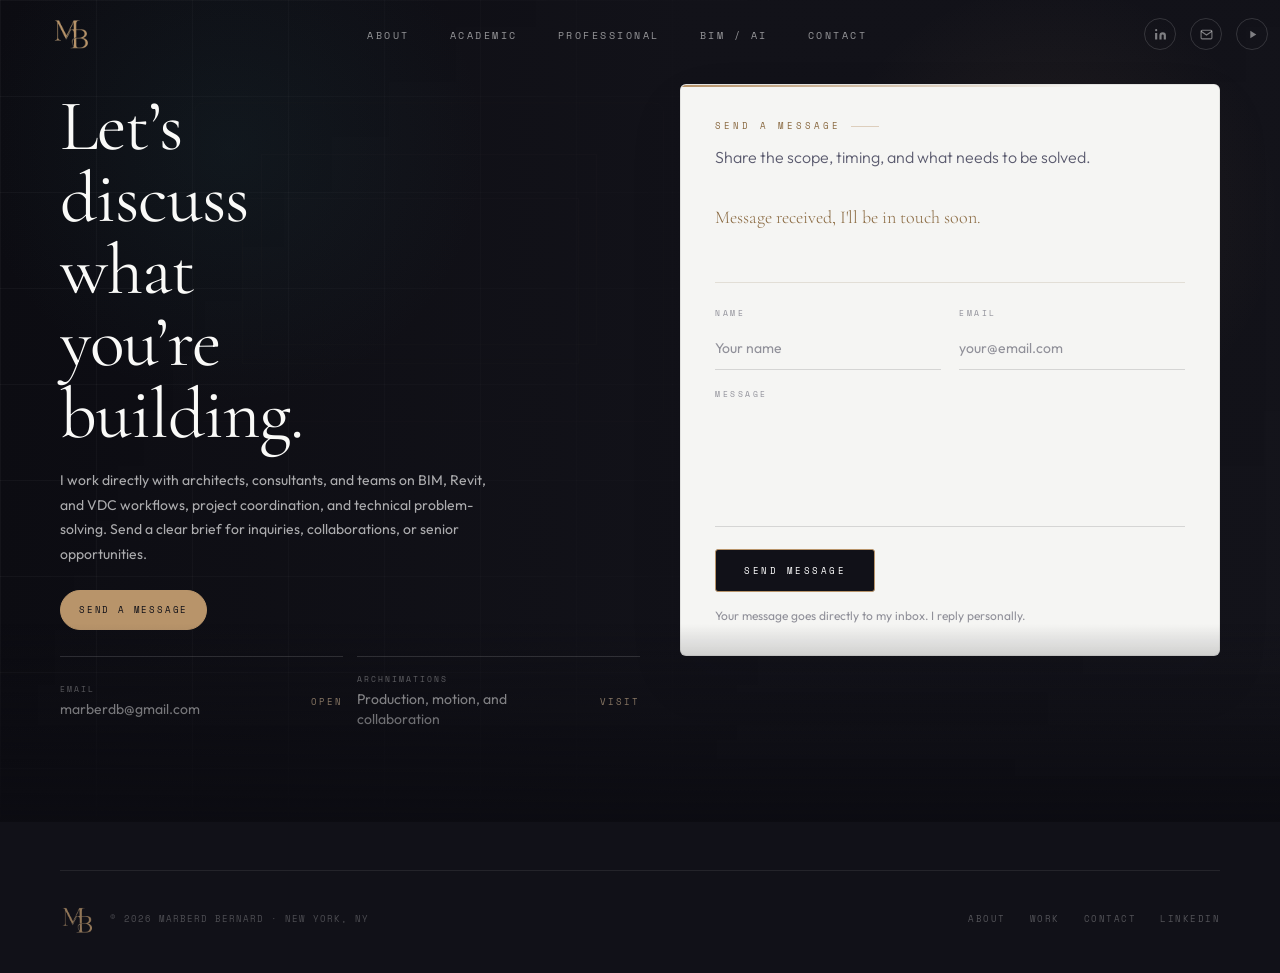
<file: contact/index.html>
<!DOCTYPE html>
<html lang="en">
<head>
<meta charset="UTF-8">
<meta name="viewport" content="width=device-width, initial-scale=1.0">
<meta name="description" content="Reach out to Marberd Bernard for BIM management, VDC coordination, and architectural design opportunities in New York City. Available for senior roles and consulting engagements.">
<link rel="canonical" href="https://marberd.com/contact/">
<title>Contact Marberd Bernard, BIM Manager & VDC Specialist | NYC</title>
  <link rel="icon" type="image/x-icon" href="/favicon.ico">
  <link rel="icon" type="image/png" sizes="32x32" href="/favicon-32x32.png">
  <link rel="apple-touch-icon" href="/apple-touch-icon.png">
  <link rel="stylesheet" href="../assets/css/style.css">
<style>

/* ── PAGE-LOAD ANIMATIONS ──────────────────────────────── */
@media (prefers-reduced-motion: no-preference) {
  .load-fade {
    opacity: 0;
    transform: translateY(16px);
    animation: loadFadeUp .6s ease-out forwards;
  }
  .load-fade.d200 { animation-delay: 200ms; }
  .load-fade.d400 { animation-delay: 400ms; }
  .load-fade.d500 { animation-delay: 500ms; }

  @keyframes loadFadeUp {
    to { opacity: 1; transform: translateY(0); }
  }

  .load-line {
    transform-origin: left center;
    transform: scaleX(0);
    animation: loadLine .6s ease-out 200ms forwards;
  }
  @keyframes loadLine {
    to { transform: scaleX(1); }
  }

  .contact-title-portrait {
    animation: portraitDriftBlur 2.9s .34s cubic-bezier(.16,1,.3,1) forwards;
  }

  .contact-page .page-title {
    animation: contactTitleRise 1.08s .18s cubic-bezier(.16,1,.3,1) forwards;
  }

  .contact-form-card {
    opacity: 0;
    transform: translateY(58px);
    animation: contactFormRise .86s 2.52s cubic-bezier(.16,1,.3,1) forwards;
  }

  @keyframes portraitDriftBlur {
    0% {
      opacity: 0;
      transform: translateX(62vw) scale(1.035);
      filter: grayscale(36%) saturate(0.62) contrast(0.92) blur(14px);
    }
    42% {
      opacity: 0.22;
      transform: translateX(0) scale(1);
      filter: grayscale(28%) saturate(0.72) contrast(0.96) blur(0);
    }
    68% {
      opacity: 0.2;
      transform: translateX(0) scale(1);
      filter: grayscale(28%) saturate(0.72) contrast(0.96) blur(0);
    }
    100% {
      opacity: 0;
      transform: translateX(0) translateY(22px) scale(0.985);
      filter: grayscale(38%) saturate(0.54) contrast(0.9) blur(18px);
    }
  }

  @keyframes contactTitleRise {
    to {
      opacity: 1;
      transform: translateY(0);
    }
  }

  @keyframes contactFormRise {
    to {
      opacity: 1;
      transform: translateY(0);
    }
  }
}
/* Ensure visible when motion reduced */
@media (prefers-reduced-motion: reduce) {
  .load-fade { opacity: 1; transform: none; }
  .load-line { transform: none; }
  .contact-title-portrait { display: none; }
  .contact-page .page-title {
    opacity: 1;
    transform: none;
  }
  .contact-form-card,
  .contact-wireframe {
    transform: none;
    opacity: 1;
    transition: none;
    animation: none;
  }
}

/* ── CONTACT THEME ────────────────────────────────────── */
#main-nav .nav-links a { color: rgba(255,255,255,0.56); }
#main-nav .nav-links a:hover { color: var(--white); }
#main-nav .nav-links a.active { color: var(--gold-lt); }
#main-nav .nav-links a.active::after { background: var(--gold-lt); }
#main-nav .nav-icon { color: rgba(255,255,255,0.46); border-color: rgba(255,255,255,0.15); }
#main-nav .nav-icon:hover { border-color: var(--gold); color: var(--gold-lt); }
#main-nav.scrolled .nav-links a { color: var(--mid); }
#main-nav.scrolled .nav-links a:hover { color: var(--black); }
#main-nav.scrolled .nav-links a.active { color: var(--gold-dk); }
#main-nav.scrolled .nav-links a.active::after { background: var(--gold-dk); }
#main-nav.scrolled .nav-icon { color: var(--muted); border-color: var(--border); }
#main-nav.scrolled .nav-icon:hover { border-color: var(--gold); color: var(--gold-dk); }
#nav-burger span { background: rgba(255,255,255,0.72); }
#main-nav.scrolled #nav-burger span { background: var(--black); }

.contact-page {
  background:
    radial-gradient(circle at 10% 12%, rgba(47,111,115,0.08), transparent 24vw),
    linear-gradient(180deg, #FAFAF8 0%, #F4F0E8 56%, #FAFAF8 100%);
}
.contact-page .page-hero {
  max-width: none;
  margin: 0;
  min-height: auto;
  padding: 84px 60px 76px;
  border-bottom: none;
  background:
    radial-gradient(circle at 82% 26%, rgba(184,148,106,0.10), transparent 18vw),
    radial-gradient(circle at 18% 18%, rgba(47,111,115,0.10), transparent 20vw),
    linear-gradient(90deg, rgba(12,12,18,0.98) 0%, rgba(17,17,24,0.94) 54%, rgba(17,17,24,0.86) 100%),
    linear-gradient(180deg, rgba(17,17,24,0.96) 0%, rgba(17,17,24,0.90) 100%);
  position: relative;
  overflow: hidden;
}
.contact-page .page-hero::before {
  content: '';
  position: absolute;
  inset: 0;
  background-image:
    linear-gradient(rgba(255,255,255,0.035) 1px, transparent 1px),
    linear-gradient(90deg, rgba(255,255,255,0.035) 1px, transparent 1px);
  background-size: 96px 96px;
  -webkit-mask-image: linear-gradient(90deg, #000 0%, transparent 70%);
  mask-image: linear-gradient(90deg, #000 0%, transparent 70%);
  pointer-events: none;
}
.contact-page .page-hero::after {
  content: '';
  position: absolute;
  inset: auto 0 0;
  height: 24%;
  background: linear-gradient(180deg, transparent, rgba(12,12,18,0.98));
  pointer-events: none;
}
.contact-shell {
  position: relative;
  max-width: 1200px;
  margin: 0 auto;
  display: grid;
  grid-template-columns: minmax(0, 1.04fr) minmax(320px, .96fr);
  gap: 36px;
  align-items: start;
  isolation: isolate;
}
.contact-hero-copyblock {
  position: relative;
  z-index: 1;
  max-width: 580px;
  padding: 6px 0 0;
  overflow: visible;
}
.contact-title-portrait {
  position: absolute;
  z-index: 1;
  top: -28px;
  right: clamp(0px, 2vw, 24px);
  width: min(420px, 34vw);
  max-width: none;
  opacity: 0;
  filter: grayscale(28%) saturate(0.72) contrast(0.96);
  mix-blend-mode: screen;
  transform-origin: 72% 34%;
  pointer-events: none;
  user-select: none;
  will-change: transform, opacity, filter;
  -webkit-mask-image:
    linear-gradient(90deg, transparent 0%, #000 22%, #000 66%, transparent 100%),
    linear-gradient(180deg, transparent 0%, #000 8%, #000 66%, transparent 100%);
  mask-image:
    linear-gradient(90deg, transparent 0%, #000 22%, #000 66%, transparent 100%),
    linear-gradient(180deg, transparent 0%, #000 8%, #000 66%, transparent 100%);
  -webkit-mask-composite: source-in;
  mask-composite: intersect;
}
.contact-page .page-title {
  position: relative;
  z-index: 2;
  color: var(--white);
  max-width: 7ch;
  opacity: 0;
  transform: translateY(34px);
}
.contact-hero-copy {
  position: relative;
  z-index: 2;
  font-size: 14px;
  line-height: 1.75;
  color: rgba(255,255,255,0.66);
  max-width: 48ch;
  margin-top: 18px;
}
.contact-hero-actions {
  position: relative;
  z-index: 2;
  display: flex;
  flex-wrap: wrap;
  gap: 12px;
  margin-top: 24px;
}
.contact-hero-meta {
  position: relative;
  z-index: 2;
  margin-top: 26px;
  display: grid;
  grid-template-columns: repeat(2, minmax(0, 1fr));
  gap: 14px;
}
.contact-hero-meta-link {
  display: flex;
  align-items: center;
  justify-content: space-between;
  gap: 18px;
  padding: 18px 0 16px;
  border-top: 1px solid rgba(255,255,255,0.16);
  color: inherit;
  text-decoration: none;
  transition: transform .2s ease, border-color .2s ease, color .2s ease;
}
.contact-hero-meta-link:hover {
  transform: translateX(4px);
  color: var(--white);
}
.contact-hero-meta-label {
  display: flex;
  flex-direction: column;
  gap: 6px;
}
.contact-hero-meta-kicker {
  font-family: var(--mono);
  font-size: 8px;
  line-height: 1;
  letter-spacing: 2px;
  text-transform: uppercase;
  color: rgba(255,255,255,0.46);
}
.contact-hero-meta-value {
  font-size: 14px;
  line-height: 1.45;
  color: rgba(255,255,255,0.78);
}
.contact-hero-meta-arrow {
  flex: 0 0 auto;
  color: var(--gold-lt);
  font-family: var(--mono);
  font-size: 9px;
  letter-spacing: 2px;
  text-transform: uppercase;
}
.contact-hero-btn {
  min-height: 40px;
  padding: 0 18px;
  display: inline-flex;
  align-items: center;
  justify-content: center;
  border: 1px solid rgba(255,255,255,0.18);
  border-radius: 999px;
  background: rgba(255,255,255,0.04);
  font-family: var(--mono);
  font-size: 8.5px;
  letter-spacing: 1.8px;
  text-transform: uppercase;
  color: rgba(255,255,255,0.72);
  text-decoration: none;
  transition: transform .22s ease, border-color .22s ease, background .22s ease, color .22s ease;
}
.contact-hero-btn:hover {
  transform: translateY(-2px);
  border-color: var(--gold);
  color: var(--white);
  background: rgba(255,255,255,0.08);
}
.contact-hero-btn--accent {
  background: var(--gold);
  border-color: var(--gold);
  color: var(--black);
}
.contact-hero-btn--accent:hover {
  background: var(--gold-lt);
  border-color: var(--gold-lt);
  color: var(--black);
}
.contact-wireframe {
  position: absolute;
  right: -24px;
  top: 18px;
  width: min(470px, 46vw);
  height: 320px;
  z-index: 0;
  border-radius: 10px;
  opacity: 0.08;
  overflow: hidden;
  pointer-events: none;
  background:
    linear-gradient(90deg, rgba(212,184,150,0.08) 1px, transparent 1px),
    linear-gradient(rgba(212,184,150,0.08) 1px, transparent 1px),
    linear-gradient(180deg, rgba(255,255,255,0.04), transparent 60%);
  background-size: 128px 128px, 128px 128px, 100% 100%;
  border: 1px solid rgba(212,184,150,0.14);
}
.contact-wireframe::before,
.contact-wireframe::after {
  content: '';
  position: absolute;
  border: 1px solid rgba(212,184,150,0.22);
}
.contact-wireframe::before {
  inset: 16% 14% 24% 14%;
}
.contact-wireframe::after {
  inset: 30% 18% 18% 10%;
}

.contact-form-card {
  position: relative;
  z-index: 2;
  overflow: hidden;
  padding: 34px 34px 30px;
  border: 1px solid rgba(17,17,24,0.08);
  background: rgba(250,250,248,0.98);
  box-shadow: 0 24px 60px rgba(17,17,24,0.07);
  border-radius: 6px;
}
.contact-form-head {
  display: grid;
  gap: 10px;
  margin-bottom: 8px;
}
.contact-form-head .sec-label { margin-bottom: 0; }
.contact-form-head p {
  font-size: 1rem;
  color: var(--mid);
  line-height: 1.75;
  font-weight: 300;
  max-width: 560px;
}
.contact-form-card::before {
  content: '';
  position: absolute;
  inset: 0 auto auto 0;
  width: 100%;
  height: 2px;
  background: linear-gradient(90deg, var(--gold), transparent 76%);
}
.contact-form-note {
  margin-top: 14px;
  font-size: 12px;
  line-height: 1.6;
  color: var(--muted);
}
/* ── FORM ──────────────────────────────────────────────── */
.contact-form {
  margin-top: 26px;
  display: grid;
  grid-template-columns: repeat(2, minmax(0, 1fr));
  gap: 18px 18px;
  padding: 24px 0 0;
  border-top: 1px solid var(--border);
}
.form-field {
  display: flex;
  flex-direction: column;
  gap: 8px;
}
.form-field:nth-of-type(3) {
  grid-column: 1 / -1;
}
.form-label {
  font-family: var(--mono);
  font-size: 8px;
  letter-spacing: 2.5px;
  text-transform: uppercase;
  color: var(--muted);
}
.form-input,
.form-textarea {
  background: transparent;
  border: none;
  border-bottom: 1px solid rgba(17,17,24,0.14);
  padding: 10px 0 12px;
  font-family: var(--sans);
  font-size: 15px;
  color: var(--text);
  width: 100%;
  outline: none;
  transition: border-color .2s, transform .2s;
  resize: none;
}
.form-input:focus,
.form-textarea:focus {
  border-color: var(--gold);
  transform: translateX(2px);
}
.form-input::placeholder,
.form-textarea::placeholder {
  color: var(--muted);
  font-size: 14px;
}
.form-btn {
  grid-column: 1 / -1;
  justify-self: start;
  margin-top: 4px;
  padding: 14px 28px;
  background: var(--black);
  color: #fff;
  font-family: var(--mono);
  font-size: 9px;
  letter-spacing: 2.5px;
  text-transform: uppercase;
  border: 1px solid var(--gold);
  border-radius: 3px;
  cursor: pointer;
  transition: background .22s, transform .22s, border-color .22s, color .22s;
}
.form-btn:hover {
  background: var(--gold);
  color: var(--black);
  transform: translateY(-2px);
  border-color: var(--gold);
}
@media (max-width: 768px) {
  .form-btn { align-self: stretch; text-align: center; }
  .form-input, .form-textarea { font-size: 16px; }
  .contact-page .page-hero { min-height: auto; padding: 96px 20px 0; }
  .contact-shell { grid-template-columns: 1fr; gap: 10px; }
  .contact-title-portrait {
    top: 4px;
    right: 0;
    width: min(150px, 38vw);
  }
  .contact-page .page-title { max-width: 56%; }
  .contact-hero-copy { max-width: 100%; }
  .contact-hero-actions { margin-top: 22px; }
  .contact-hero-meta { grid-template-columns: 1fr; margin-top: 18px; }
  .contact-wireframe { display: none; }
  .contact-form { grid-template-columns: 1fr; }
  .form-field:nth-of-type(3) { grid-column: auto; }
  .contact-form-card { padding: 28px 20px 24px; }
  .contact-form-note { margin-top: 12px; }
}
/* ── FORM FEEDBACK ─────────────────────────────────────── */
[data-fs-error] {
  font-family: var(--mono);
  font-size: 8px;
  letter-spacing: 1.5px;
  text-transform: uppercase;
  color: #b04040;
  margin-top: 4px;
  display: none;
}
[data-fs-error]:not(:empty) { display: block; }

.form-input[aria-invalid="true"],
.form-textarea[aria-invalid="true"] {
  border-bottom-color: #b04040;
}

[data-fs-success] {
  display: none;
  padding: 24px 0;
  font-family: var(--serif);
  font-size: 18px;
  font-weight: 300;
  color: var(--gold-dk);
  line-height: 1.6;
}
[data-fs-success]:not(:empty) { display: block; }

[data-fs-submit-btn]:disabled {
  opacity: 0.5;
  cursor: not-allowed;
}

.form-error-banner {
  font-family: var(--mono);
  font-size: 8px;
  letter-spacing: 1.5px;
  text-transform: uppercase;
  color: #b04040;
  padding: 10px 0;
  display: none;
}
.form-error-banner:not(:empty) { display: block; }

</style>
  <script data-goatcounter="https://marberd.goatcounter.com/count" async src="//gc.zgo.at/count.js"></script>
  <meta property="og:type"        content="website">
  <meta property="og:site_name"   content="Marberd Bernard">
  <meta property="og:title"       content="Contact Marberd Bernard, BIM Manager & VDC Specialist | NYC">
  <meta property="og:description" content="Reach out to Marberd Bernard for BIM management, VDC coordination, and architectural design opportunities in New York City. Available for senior roles and consulting engagements.">
  <meta property="og:url"         content="https://marberd.com/contact/">
  <meta property="og:image"       content="https://marberd.com/assets/images/projects/alpena-night.jpg">
  <meta name="twitter:card"       content="summary_large_image">
  <meta name="twitter:title"      content="Contact Marberd Bernard, BIM Manager & VDC Specialist | NYC">
  <meta name="twitter:description"content="Reach out to Marberd Bernard for BIM management, VDC coordination, and architectural design opportunities in New York City. Available for senior roles and consulting engagements.">
  <meta name="author"             content="Marberd Bernard">
</head>
<body class="contact-page">

<nav id="main-nav">
  <a id="nav-logo" href="/" title="MARBERD"><span class="logo-wrap"><img src="../assets/images/logo-gold.png" class="site-logo site-logo--gold" alt="MARBERD"><img src="../assets/images/logo.png" class="site-logo site-logo--color" aria-hidden="true"></span></a>
  <ul class="nav-links">
    <li><a href="/about/">About</a></li>
    <li><a href="/academic/">Academic</a></li>
    <li><a href="/professional/">Professional</a></li>
    <li><a href="/bim-ai/">BIM / AI</a></li>
    <li><a href="/contact/">Contact</a></li>
  </ul>
  <div class="nav-right">
    <a class="nav-icon" href="https://linkedin.com/in/marberd-bernard" target="_blank" rel="noopener noreferrer" title="LinkedIn">
      <svg viewBox="0 0 24 24" fill="currentColor"><path d="M16 8a6 6 0 016 6v7h-4v-7a2 2 0 00-2-2 2 2 0 00-2 2v7h-4v-7a6 6 0 016-6zM2 9h4v12H2z"/><circle cx="4" cy="4" r="2"/></svg>
    </a>
    <a class="nav-icon" href="mailto:marberdb@gmail.com" title="Email">
      <svg viewBox="0 0 24 24" fill="none" stroke="currentColor" stroke-width="2"><path d="M4 4h16c1.1 0 2 .9 2 2v12c0 1.1-.9 2-2 2H4c-1.1 0-2-.9-2-2V6c0-1.1.9-2 2-2z"/><polyline points="22,6 12,13 2,6"/></svg>
    </a>
    <button class="nav-icon" id="music-nav-btn" aria-label="Background music" title="Background music">
      <svg class="ic-mplay"  viewBox="0 0 24 24" fill="currentColor"><path d="M8 5v14l11-7z"/></svg>
      <svg class="ic-mpause" viewBox="0 0 24 24" fill="currentColor"><path d="M6 19h4V5H6v14zm8-14v14h4V5h-4z"/></svg>
    </button>
  </div>
</nav>

<!-- HERO -->
<div class="page-hero load-fade">
  <div class="contact-shell">
      <div class="contact-hero-copyblock">
      <h1 class="page-title">Let’s discuss<br>what you’re<br>building.</h1>
      <p class="contact-hero-copy">I work directly with architects, consultants, and teams on BIM, Revit, and VDC workflows, project coordination, and technical problem-solving. Send a clear brief for inquiries, collaborations, or senior opportunities.</p>
      <div class="contact-hero-actions">
        <a class="contact-hero-btn contact-hero-btn--accent" href="#contact-form">Send a message</a>
      </div>
      <div class="contact-hero-meta">
        <a class="contact-hero-meta-link" href="mailto:marberdb@gmail.com">
          <span class="contact-hero-meta-label">
            <span class="contact-hero-meta-kicker">Email</span>
            <span class="contact-hero-meta-value">marberdb@gmail.com</span>
          </span>
          <span class="contact-hero-meta-arrow">Open</span>
        </a>
        <a class="contact-hero-meta-link" href="https://archnimations.com" target="_blank" rel="noopener noreferrer">
          <span class="contact-hero-meta-label">
            <span class="contact-hero-meta-kicker">Archnimations</span>
            <span class="contact-hero-meta-value">Production, motion, and collaboration</span>
          </span>
          <span class="contact-hero-meta-arrow">Visit</span>
        </a>
      </div>
      <div class="contact-wireframe" aria-hidden="true"></div>
    </div>
    <img class="contact-title-portrait" src="../assets/images/contact/contact-page-cutout.webp" alt="" aria-hidden="true" decoding="async">
    <form id="contact-form" class="contact-form-card">
      <div class="contact-form-head">
        <div class="sec-label">Send a message</div>
        <p>Share the scope, timing, and what needs to be solved.</p>
      </div>

      <div data-fs-success>Message received, I'll be in touch soon.</div>
      <div class="form-error-banner" data-fs-error></div>

      <div class="contact-form">
        <div class="form-field">
          <label class="form-label" for="cf-name">Name</label>
          <input class="form-input" id="cf-name" name="name" type="text" placeholder="Your name" required data-fs-field>
          <span data-fs-error="name"></span>
        </div>

        <div class="form-field">
          <label class="form-label" for="cf-email">Email</label>
          <input class="form-input" id="cf-email" name="email" type="email" placeholder="your@email.com" required data-fs-field>
          <span data-fs-error="email"></span>
        </div>

        <div class="form-field">
          <label class="form-label" for="cf-msg">Message</label>
          <textarea class="form-textarea" id="cf-msg" name="message" rows="5" placeholder="" required data-fs-field></textarea>
          <span data-fs-error="message"></span>
        </div>

        <button class="form-btn" type="submit" data-fs-submit-btn>Send Message</button>
      </div>
      <p class="contact-form-note">Your message goes directly to my inbox. I reply personally.</p>
    </form>
  </div>
</div>

<footer>
  <div class="foot-inner">
    <div class="foot-logo">
      <img class="foot-mark" src="/assets/images/logo-gold.png" alt="MARBERD">
      <span class="foot-copy">© 2026 Marberd Bernard · New York, NY</span>
    </div>
    <div class="foot-links">
      <a class="foot-link" href="/about/">About</a>
      <a class="foot-link" href="/professional/">Work</a>
      <a class="foot-link" href="/contact/">Contact</a>
      <a class="foot-link" href="https://linkedin.com/in/marberd-bernard" target="_blank" rel="noopener noreferrer">LinkedIn</a>
    </div>
  </div>
</footer>
<script src="../assets/js/main.js"></script>
<script>
  (function () {
    const form = document.getElementById('contact-form');
    const success = document.querySelector('[data-fs-success]');
    const banner = document.querySelector('.form-error-banner');
    const submitBtn = form ? form.querySelector('[data-fs-submit-btn]') : null;
    const endpoint = 'https://formspree.io/f/mjglblvd';

    if (!form || !submitBtn || !success || !banner) return;

    form.addEventListener('submit', async function (event) {
      event.preventDefault();
      banner.textContent = '';
      success.textContent = '';

      if (!form.checkValidity()) {
        form.reportValidity();
        return;
      }

      submitBtn.disabled = true;

      try {
        const payload = Object.fromEntries(new FormData(form).entries());
        const response = await fetch(endpoint, {
          method: 'POST',
          headers: {
            'Accept': 'application/json',
            'Content-Type': 'application/json'
          },
          body: JSON.stringify(payload)
        });

        if (response.ok) {
          form.reset();
          success.textContent = "Message received, I'll be in touch soon.";
        } else {
          const data = await response.json().catch(() => null);
          banner.textContent = (data && data.error) ? data.error : 'Message could not be sent. Please try again.';
        }
      } catch (error) {
        banner.textContent = 'Network error. Please try again.';
      } finally {
        submitBtn.disabled = false;
      }
    });
  })();
</script>
</body>
</html>
</file>
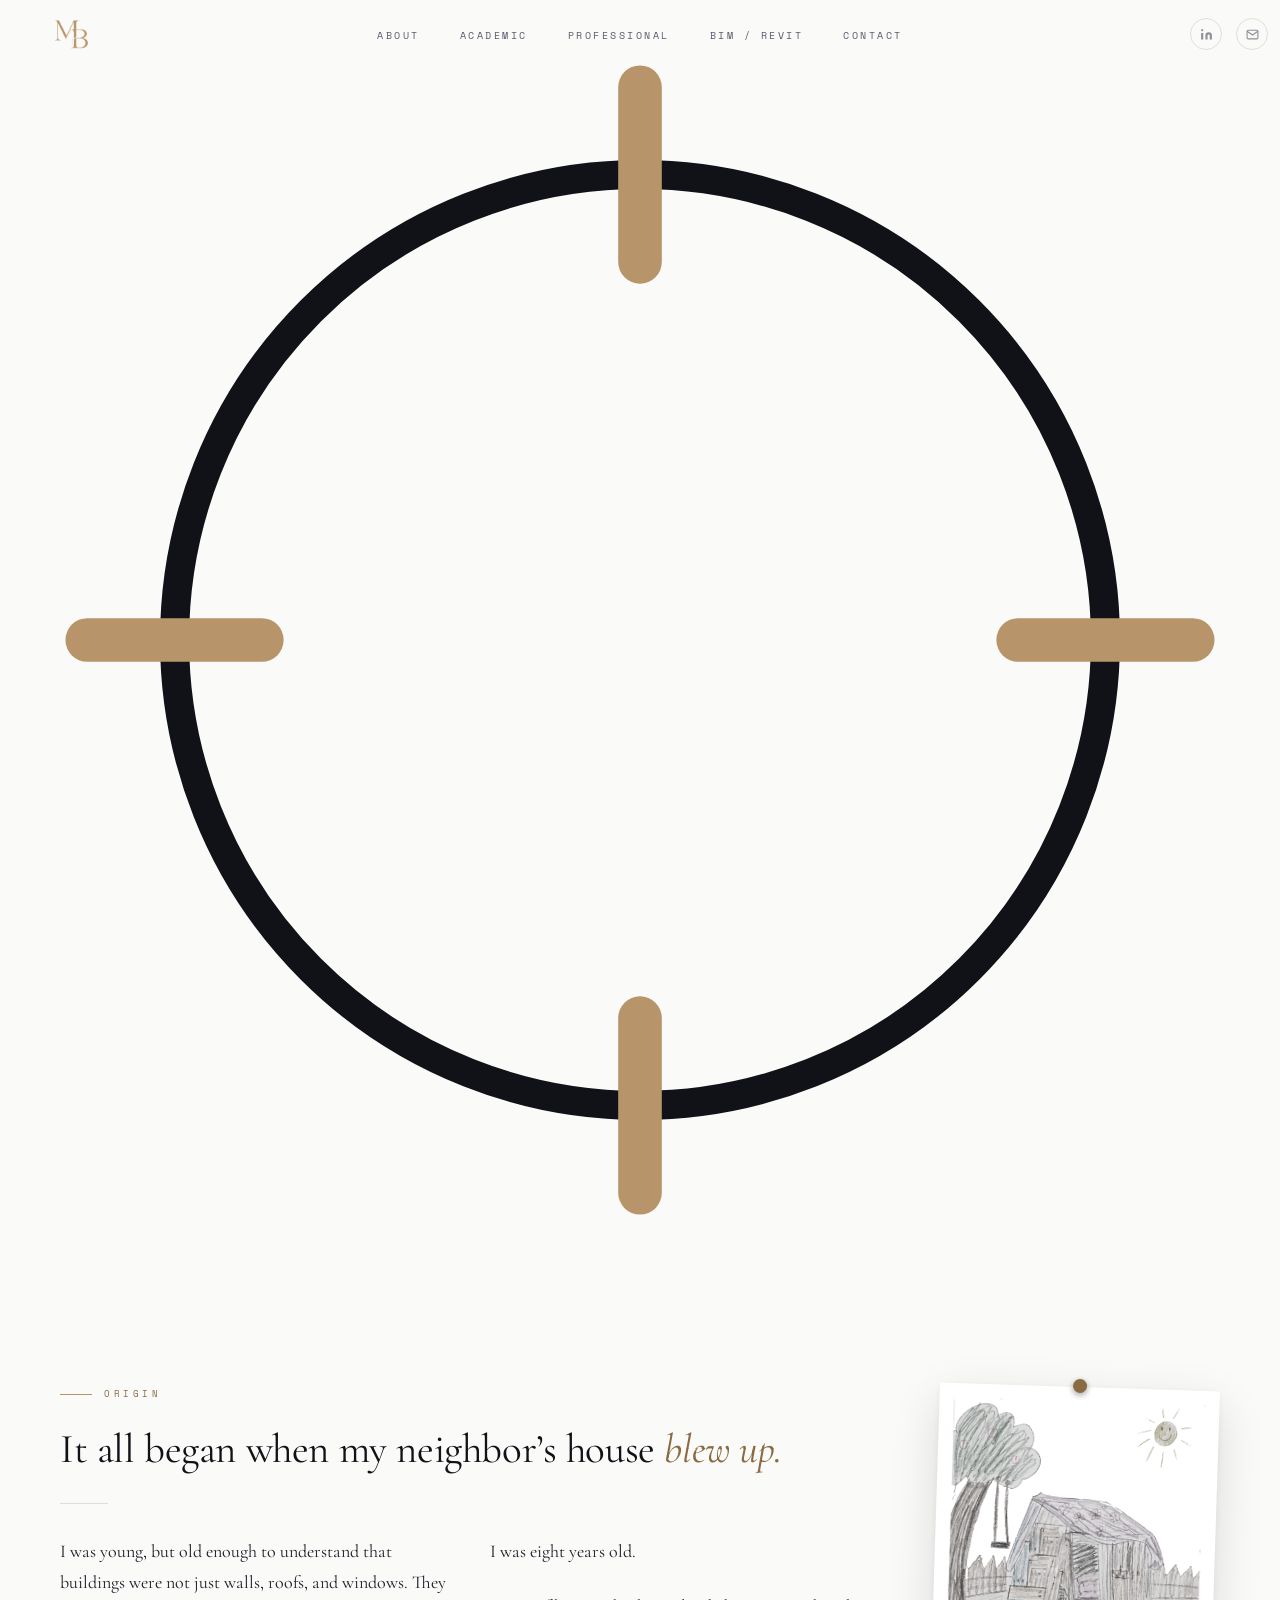
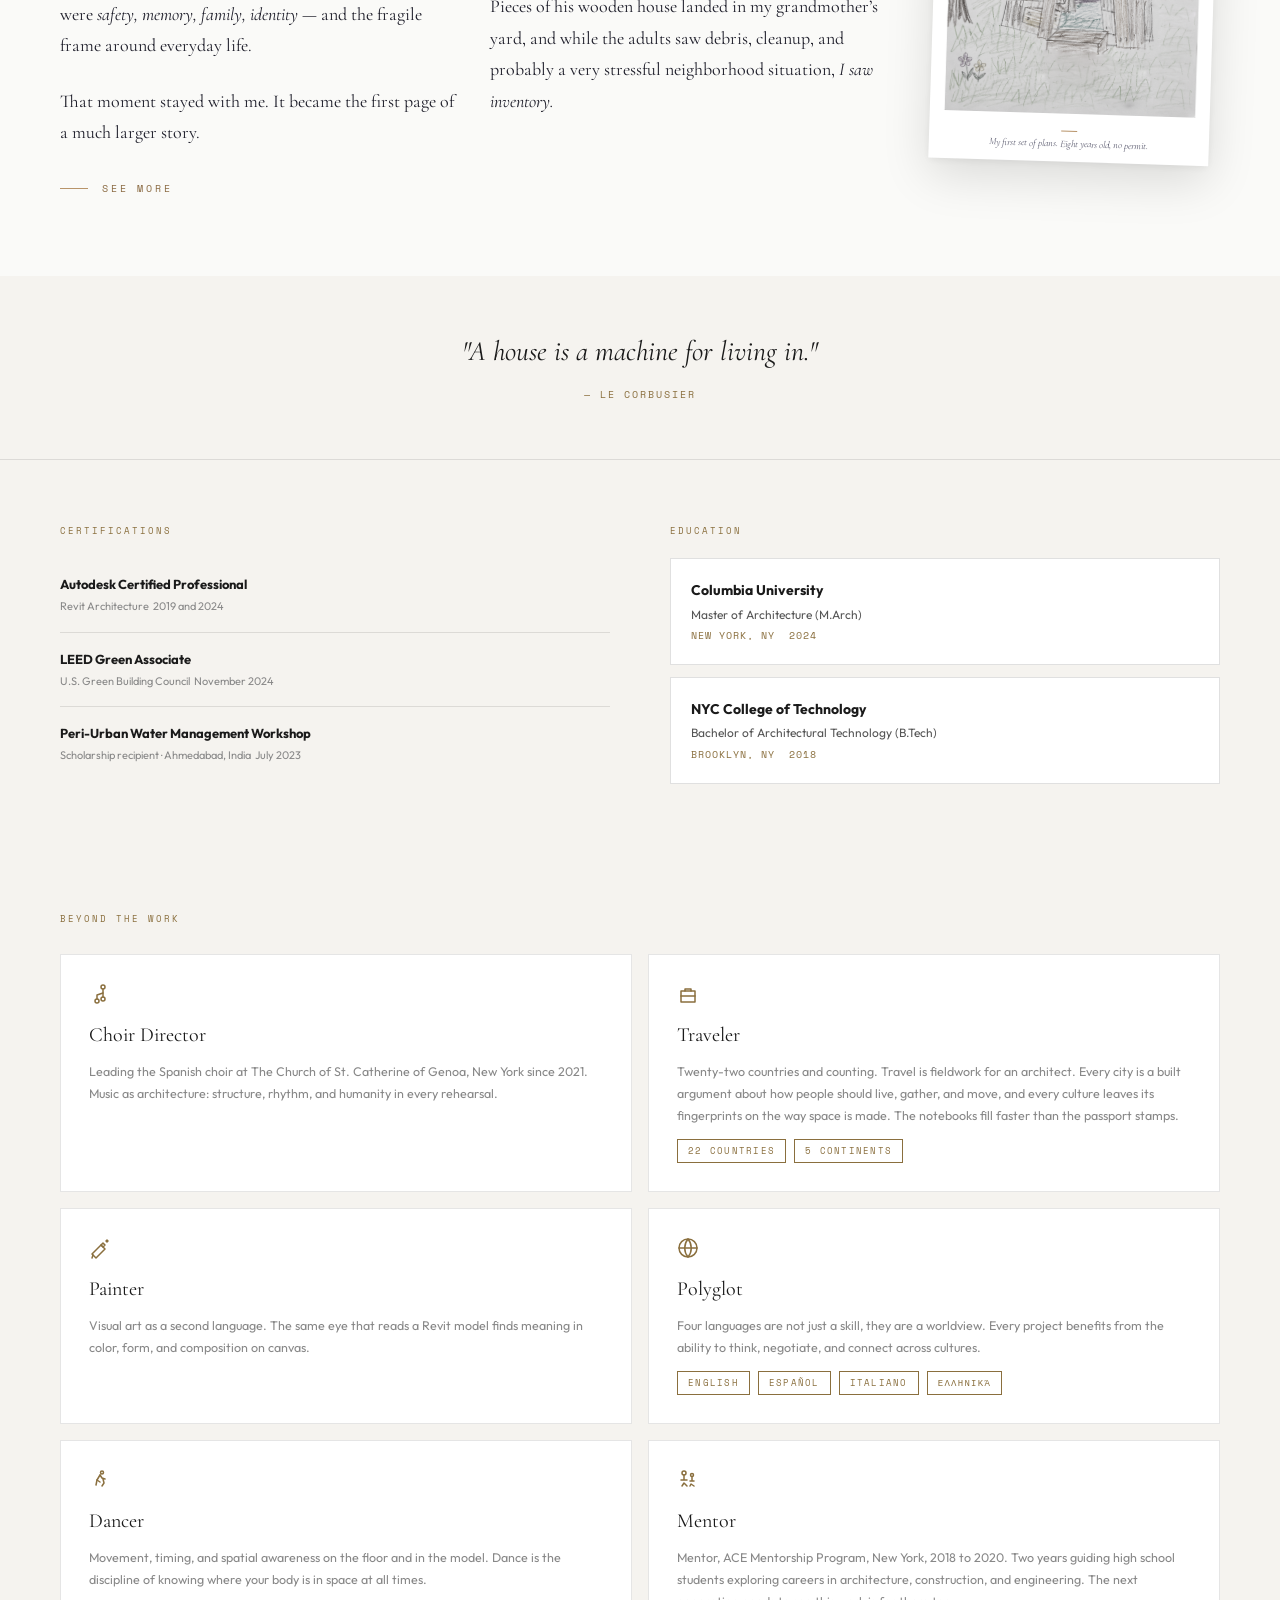
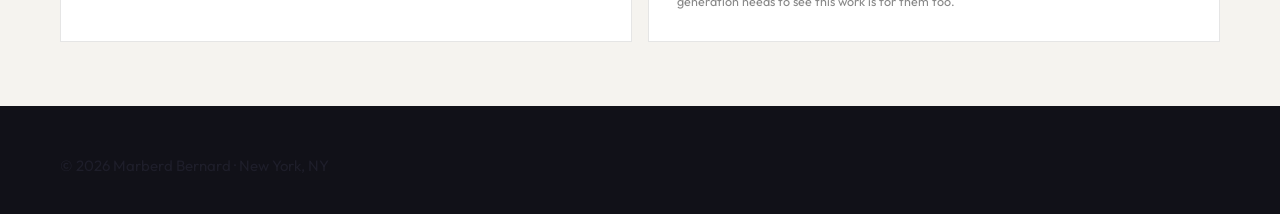
<file: about.html>
<!DOCTYPE html>
<html lang="en">
<head>
<meta charset="UTF-8">
<meta name="viewport" content="width=device-width, initial-scale=1.0">
<meta name="description" content="Marberd Bernard — Architectural Designer & VDC Specialist. Columbia-trained. New York City.">
<title>About · MARBERD</title>
<link rel="stylesheet" href="assets/css/style.css">
<style>
/* ── ABOUT PAGE ── */
:root {
  --ab-cream:  #f5f3ef;
  --ab-gold:   #8a6f3e;
  --ab-black:  #1a1a1a;
  --ab-text:   #444;
  --ab-muted:  #888;
  --ab-border: rgba(0,0,0,0.10);
  --ab-border-soft: rgba(0,0,0,0.12);
}

/* ── HERO ── */
.ab-hero {
  background: var(--black);
  padding: 130px 60px 0;
  min-height: 62vh;
  display: flex;
  align-items: flex-end;
  overflow: hidden;
}
.ab-hero-inner {
  max-width: 1200px;
  margin: 0 auto;
  width: 100%;
}
/* Headline spans full width; text + portrait sit below in a tighter grid */
.ab-h1 {
  font-family: var(--serif);
  margin: 0 0 48px;
}
.ab-h1-name {
  display: block;
  font-size: clamp(64px, 9.5vw, 128px);
  font-weight: 700;
  color: var(--white);
  letter-spacing: -3px;
  line-height: 0.9;
}
.ab-h1-role {
  display: block;
  font-size: clamp(28px, 4.5vw, 60px);
  font-style: italic;
  font-weight: 300;
  color: var(--gold);
  letter-spacing: -0.5px;
  line-height: 1.2;
  margin-top: 14px;
}
.ab-hero-lower {
  display: grid;
  grid-template-columns: 1fr 0.68fr;
  gap: 0;
  align-items: flex-end;
}
.ab-hero-text { padding-bottom: 72px; }
.ab-hero-portrait {
  display: flex;
  align-items: flex-end;
  justify-content: flex-end;
}
.ab-portrait-img {
  width: 100%;
  max-width: 460px;
  display: block;
  aspect-ratio: 3 / 4;
  object-fit: cover;
}
.ab-eyebrow {
  font-family: var(--mono);
  font-size: 9px;
  letter-spacing: 3px;
  text-transform: uppercase;
  color: rgba(255,255,255,0.3);
  margin-bottom: 36px;
  display: flex;
  align-items: center;
  gap: 12px;
}
.ab-eyebrow::before {
  content: '';
  display: inline-block;
  width: 24px;
  height: 1px;
  background: var(--gold);
  flex-shrink: 0;
}
.ab-divider {
  width: 100%;
  height: 1px;
  background: rgba(255,255,255,0.08);
  margin: 0 0 36px;
}
.ab-hero-columns {
  display: grid;
  grid-template-columns: 1.6fr 1fr;
  gap: 52px;
  align-items: start;
}
.ab-body {
  font-family: var(--sans);
  font-size: 14px;
  line-height: 1.85;
  color: rgba(255,255,255,0.5);
}
.ab-body p { margin-bottom: 14px; }
.ab-body p:last-child { margin-bottom: 0; }
.ab-pills {
  display: flex;
  flex-wrap: wrap;
  gap: 10px;
}
.ab-pill {
  font-family: var(--mono);
  font-size: 9px;
  letter-spacing: 0.15em;
  color: var(--gold);
  border: 1px solid rgba(184,148,106,0.4);
  background: none;
  padding: 8px 14px;
  white-space: nowrap;
}

/* ── QUOTE BAND ── */
.ab-quote-band {
  background: var(--ab-cream);
  padding: 56px 60px;
  text-align: center;
}
.ab-quote-text {
  font-family: var(--serif);
  font-size: clamp(20px, 3vw, 28px);
  font-style: italic;
  font-weight: 400;
  color: var(--ab-black);
  line-height: 1.4;
  margin: 0;
}
.ab-quote-attr {
  display: block;
  margin-top: 16px;
  font-family: var(--mono);
  font-size: 10px;
  letter-spacing: 0.2em;
  color: var(--ab-gold);
  font-style: normal;
}

/* ── CERTIFICATIONS & EDUCATION ── */
.ab-certs-edu {
  background: var(--ab-cream);
  padding: 64px 60px;
  border-top: 0.5px solid rgba(0,0,0,0.1);
}
.ab-certs-edu-inner {
  max-width: 1200px;
  margin: 0 auto;
  display: grid;
  grid-template-columns: 1fr 1fr;
  gap: 60px;
}
.ab-col-label {
  font-family: var(--mono);
  font-size: 9px;
  letter-spacing: 0.22em;
  color: var(--ab-gold);
  text-transform: uppercase;
  margin-bottom: 20px;
}
.ab-cert-row {
  padding: 16px 0;
  border-bottom: 0.5px solid rgba(0,0,0,0.1);
}
.ab-cert-row--last { border-bottom: none; }
.ab-cert-title {
  font-family: var(--sans);
  font-size: 13px;
  font-weight: 700;
  color: var(--ab-black);
}
.ab-cert-sub {
  font-family: var(--sans);
  font-size: 11px;
  color: var(--ab-muted);
  margin-top: 3px;
}
.ab-edu-card {
  background: #fff;
  border: 0.5px solid var(--ab-border-soft);
  padding: 20px;
  margin-bottom: 12px;
}
.ab-edu-card:last-child { margin-bottom: 0; }
.ab-edu-school {
  font-family: var(--sans);
  font-size: 14px;
  font-weight: 700;
  color: var(--ab-black);
}
.ab-edu-degree {
  font-family: var(--sans);
  font-size: 12px;
  color: #555;
  margin-top: 3px;
}
.ab-edu-year {
  font-family: var(--mono);
  font-size: 10px;
  letter-spacing: 0.1em;
  color: var(--ab-gold);
  margin-top: 4px;
}

/* ── BEYOND THE WORK ── */
.ab-beyond {
  background: var(--ab-cream);
  padding: 64px 60px;
}
.ab-beyond-inner { max-width: 1200px; margin: 0 auto; }
.ab-beyond-eyebrow {
  font-family: var(--mono);
  font-size: 9px;
  letter-spacing: 0.22em;
  color: var(--ab-gold);
  text-transform: uppercase;
  margin-bottom: 28px;
}
.ab-beyond-grid {
  display: grid;
  grid-template-columns: 1fr 1fr;
  gap: 16px;
}
.ab-card {
  background: #fff;
  border: 0.5px solid rgba(0,0,0,0.1);
  padding: 28px;
}
.ab-card-icon {
  width: 22px;
  height: 22px;
  margin-bottom: 14px;
  display: block;
}
.ab-card-title {
  font-family: var(--serif);
  font-size: 20px;
  font-weight: 400;
  color: var(--ab-black);
  margin-bottom: 10px;
}
.ab-card-text {
  font-family: var(--sans);
  font-size: 12.5px;
  line-height: 1.75;
  color: var(--ab-muted);
}
.ab-lang-pills {
  display: flex;
  flex-wrap: wrap;
  gap: 8px;
  margin-top: 12px;
}
.ab-lang-pill {
  font-family: var(--mono);
  font-size: 9px;
  letter-spacing: 0.14em;
  color: var(--ab-gold);
  border: 1px solid var(--ab-gold);
  background: none;
  padding: 4px 10px;
}
.ab-card-dark {
  grid-column: 1 / -1;
  background: var(--ab-black);
  border: none;
  padding: 40px;
  display: flex;
  flex-direction: row;
  align-items: center;
  justify-content: space-between;
  gap: 32px;
}
.ab-card-dark-text {
  font-family: var(--serif);
  font-size: clamp(18px, 2.2vw, 26px);
  font-style: italic;
  font-weight: 400;
  color: var(--ab-cream);
  line-height: 1.35;
  flex: 1;
}
.ab-card-dark-text em {
  font-style: normal;
  color: var(--ab-gold);
}
.ab-cta-link {
  font-family: var(--mono);
  font-size: 9.5px;
  letter-spacing: 0.18em;
  text-transform: uppercase;
  color: var(--ab-black);
  background: var(--ab-gold);
  padding: 12px 24px;
  text-decoration: none;
  white-space: nowrap;
  min-height: 44px;
  display: inline-flex;
  align-items: center;
  transition: background 0.2s;
  flex-shrink: 0;
  cursor: none;
}
.ab-cta-link:hover { background: #6d5830; }

/* ── BLEW UP ANIMATION ── */
.blew-up-word {
  display: inline-block;
  position: relative;
}
/* Invisible spacer holds the layout width/height during animation */
.bu-spacer { visibility: hidden; }
/* Both halves sit on top of the spacer */
.bu-top,
.bu-bot {
  position: absolute;
  top: 0; left: 0; right: 0;
  white-space: nowrap;
  pointer-events: none;
  color: inherit;
}
.bu-top { clip-path: inset(0 0 52% 0); }
.bu-bot { clip-path: inset(48% 0 0 0); }

/* Top half: cut loose, flies up, holds, drops back */
.bu-top.animate {
  animation: bu-top-fly 1.8s 0.32s cubic-bezier(.4,0,.2,1) forwards;
}
@keyframes bu-top-fly {
  0%   { transform: translateY(0)     rotate(0deg);   opacity: 1; }
  28%  { transform: translateY(-240%) rotate(-9deg);  opacity: 0; }
  57%  { transform: translateY(-240%) rotate(-9deg);  opacity: 0; }
  88%  { transform: translateY(6%)    rotate(1.5deg); opacity: 1; }
  100% { transform: translateY(0)     rotate(0deg);   opacity: 1; }
}

/* ── STORY SECTION ── */
.ab-story {
  background: var(--white);
  padding: 100px 60px 80px;
}
.ab-story-inner {
  max-width: 1200px;
  margin: 0 auto;
  display: grid;
  grid-template-columns: 1fr 280px;
  gap: 56px;
  align-items: start;
}
.ab-story-text { min-width: 0; }
.ab-origin-label {
  display: flex;
  align-items: center;
  gap: 12px;
  margin-bottom: 24px;
}
.ab-origin-rule {
  width: 32px;
  height: 1px;
  background: var(--gold);
  flex-shrink: 0;
}
.ab-origin-text {
  font-family: var(--mono);
  font-size: 9px;
  letter-spacing: 0.4em;
  color: var(--gold-dk);
  text-transform: uppercase;
}
.ab-story-headline {
  font-family: var(--serif);
  font-size: clamp(26px, 3.2vw, 44px);
  font-weight: 400;
  line-height: 1.2;
  letter-spacing: -0.01em;
  margin: 0 0 28px;
  color: var(--black);
}
.ab-story-headline .accent {
  font-style: italic;
  color: var(--gold-dk);
}
.ab-story-divider {
  width: 48px;
  height: 1px;
  background: var(--border);
  margin: 0 0 32px;
}
.ab-lede {
  font-family: var(--serif);
  font-size: 18px;
  line-height: 1.75;
  color: var(--text);
  margin: 0 0 24px;
  font-weight: 400;
}
.ab-lede em { font-style: italic; }
.ab-lede-cols {
  column-count: 2;
  column-gap: 36px;
  margin-bottom: 4px;
}

/* Collapsible story */
.ab-story-expandable {
  overflow: hidden;
  max-height: 0;
  opacity: 0;
}
.ab-story-toggle {
  display: flex;
  align-items: center;
  gap: 14px;
  background: none;
  border: none;
  padding: 20px 0 0;
  font-family: var(--mono);
  font-size: 10px;
  letter-spacing: 0.28em;
  text-transform: uppercase;
  color: var(--gold-dk);
  cursor: none;
  transition: opacity 0.2s;
}
.ab-story-toggle:hover { opacity: 0.6; }
.ab-story-toggle-rule {
  display: inline-block;
  width: 28px;
  height: 1px;
  background: var(--gold);
  flex-shrink: 0;
  transition: width 0.3s ease;
}
.ab-story-toggle:hover .ab-story-toggle-rule { width: 44px; }

/* Pinned sketch — right column */
.ab-story-aside {
  position: sticky;
  top: 80px;
}
.ab-pin-frame {
  position: relative;
  background: #fff;
  padding: 14px 14px 48px;
  box-shadow: 0 16px 48px rgba(0,0,0,0.13), 0 2px 8px rgba(0,0,0,0.06);
  transform: rotate(1.8deg);
  transform-origin: center top;
  transition: transform 0.4s cubic-bezier(.16,1,.3,1), box-shadow 0.4s ease;
  cursor: none;
}
.ab-pin-frame:hover {
  transform: rotate(0deg);
  box-shadow: 0 24px 64px rgba(0,0,0,0.16), 0 4px 12px rgba(0,0,0,0.07);
}
/* push-pin dot */
.ab-pin-frame::before {
  content: '';
  position: absolute;
  top: -8px;
  left: 50%;
  transform: translateX(-50%);
  width: 14px;
  height: 14px;
  background: var(--gold-dk);
  border-radius: 50%;
  box-shadow: 0 2px 6px rgba(0,0,0,0.4);
  z-index: 1;
}
.ab-pin-frame img {
  width: 100%;
  display: block;
}
.ab-pin-caption {
  position: absolute;
  bottom: 0;
  left: 14px; right: 14px;
  height: 40px;
  display: flex;
  flex-direction: column;
  align-items: center;
  justify-content: center;
  gap: 4px;
}
.ab-pin-caption-rule {
  width: 16px;
  height: 1px;
  background: var(--gold);
  display: block;
}
.ab-pin-caption span {
  font-family: var(--serif);
  font-size: 10px;
  font-style: italic;
  color: var(--mid);
  text-align: center;
}

.ab-story-beat {
  margin-top: 40px;
}
.ab-story-beat p {
  font-family: var(--serif);
  font-size: 18px;
  line-height: 1.75;
  color: var(--text);
  font-weight: 400;
  font-style: italic;
  margin: 0 0 14px;
}
.ab-story-beat p:last-child { margin-bottom: 0; }

.ab-reader-paths {
  margin-top: 52px;
  display: flex;
  gap: 40px;
  flex-wrap: wrap;
}
.ab-path-link {
  display: flex;
  align-items: center;
  gap: 16px;
  text-decoration: none;
  color: var(--text);
  cursor: none;
  transition: opacity 0.2s ease;
}
.ab-path-link:hover { opacity: 0.6; }
.ab-path-rule {
  width: 40px;
  height: 1px;
  background: var(--gold);
  transition: width 0.3s ease;
  flex-shrink: 0;
}
.ab-path-link:hover .ab-path-rule { width: 56px; }
.ab-path-label {
  font-family: var(--mono);
  font-size: 9px;
  letter-spacing: 0.3em;
  color: var(--gold-dk);
  text-transform: uppercase;
}

/* ── MOBILE ── */
@media (max-width: 768px) {
  .ab-hero { padding: 90px 20px 0; min-height: unset; }
  .ab-h1 { margin-bottom: 28px; }
  .ab-h1-name { letter-spacing: -1.5px; }
  .ab-h1-role { margin-top: 10px; }
  .ab-hero-lower { grid-template-columns: 1fr; }
  .ab-hero-text { padding-bottom: 32px; }
  .ab-hero-portrait { justify-content: center; margin-top: 12px; }
  .ab-portrait-img { max-width: 260px; }
  .ab-hero-columns { grid-template-columns: 1fr; gap: 24px; }
  .ab-body { font-size: 15px; }
  .ab-eyebrow { margin-bottom: 24px; }

  .ab-story { padding: 88px 20px 56px; }
  .ab-story-inner { grid-template-columns: 1fr; gap: 0; }
  .ab-story-text { max-width: 100%; }
  .ab-story-headline { margin-bottom: 28px; }
  .ab-story-aside { order: -1; position: static; margin-bottom: 40px; }
  .ab-pin-frame { max-width: 220px; margin: 0 auto; transform: rotate(1deg); }
  .ab-reader-paths { gap: 24px; flex-direction: column; }
  .ab-lede { font-size: 17px; }
  .ab-lede-cols { column-count: 1; }

  .ab-quote-band { padding: 40px 20px; }

  .ab-certs-edu { padding: 48px 20px; }
  .ab-certs-edu-inner { grid-template-columns: 1fr; gap: 36px; }

  .ab-beyond { padding: 48px 20px; }
  .ab-beyond-grid { grid-template-columns: 1fr; }
  .ab-card-dark { flex-direction: column; align-items: flex-start; gap: 20px; padding: 28px 20px; }
  .ab-cta-link { width: 100%; justify-content: center; }

  .ab-pills { gap: 8px; }
  .ab-pill { font-size: 8px; padding: 6px 12px; }
}

/* ── SMALL PHONES (≤480px) ── */
@media (max-width: 480px) {
  .ab-h1-name {
    font-size: clamp(34px, 10.5vw, 56px);
    letter-spacing: -1px;
  }
  .ab-h1-role {
    font-size: clamp(18px, 5.5vw, 28px);
  }
  .ab-story-headline {
    font-size: clamp(22px, 6vw, 32px);
  }
  .ab-hero { padding: 88px 16px 0; }
  .ab-story { padding: 80px 16px 48px; }
  .ab-quote-band { padding: 32px 16px; }
  .ab-certs-edu { padding: 40px 16px; }
  .ab-beyond { padding: 40px 16px; }
  .ab-lede { font-size: 16px; }
  .ab-pin-frame { max-width: 180px; }
}
</style>
</head>
<body><svg id="cur" viewBox="0 0 44 44" fill="none" xmlns="http://www.w3.org/2000/svg"><circle class="cur-ring" cx="22" cy="22" r="16" stroke="#111118" stroke-width="1"/><line x1="22" y1="3" x2="22" y2="9" stroke="#B8946A" stroke-width="1.5" stroke-linecap="round"/><line x1="22" y1="35" x2="22" y2="41" stroke="#B8946A" stroke-width="1.5" stroke-linecap="round"/><line x1="3" y1="22" x2="9" y2="22" stroke="#B8946A" stroke-width="1.5" stroke-linecap="round"/><line x1="35" y1="22" x2="41" y2="22" stroke="#B8946A" stroke-width="1.5" stroke-linecap="round"/></svg><div id="cur-dot"></div>
<nav id="main-nav">
  <a id="nav-logo" href="index.html" title="MARBERD"><span class="logo-wrap"><img src="assets/images/logo-gold.png" class="site-logo site-logo--gold" alt="MARBERD"><img src="assets/images/logo.png" class="site-logo site-logo--color" aria-hidden="true"></span></a>
  <ul class="nav-links">
    <li><a href="about.html">About</a></li>
    <li><a href="academic.html">Academic</a></li>
    <li><a href="professional.html">Professional</a></li>
    <li><a href="bim-revit.html">BIM / Revit</a></li>
    <li><a href="contact.html">Contact</a></li>
  </ul>
  <div class="nav-right">
    <a class="nav-icon" href="https://linkedin.com/in/marberd-bernard" target="_blank" rel="noopener noreferrer" title="LinkedIn">
      <svg viewBox="0 0 24 24" fill="currentColor"><path d="M16 8a6 6 0 016 6v7h-4v-7a2 2 0 00-2-2 2 2 0 00-2 2v7h-4v-7a6 6 0 016-6zM2 9h4v12H2z"/><circle cx="4" cy="4" r="2"/></svg>
    </a>
    <a class="nav-icon" href="mailto:marberdb@gmail.com" title="Email">
      <svg viewBox="0 0 24 24" fill="none" stroke="currentColor" stroke-width="2"><path d="M4 4h16c1.1 0 2 .9 2 2v12c0 1.1-.9 2-2 2H4c-1.1 0-2-.9-2-2V6c0-1.1.9-2 2-2z"/><polyline points="22,6 12,13 2,6"/></svg>
    </a>
  </div>
</nav>

<!-- ══ SECTION: STORY ══════════════════════════════════ -->
<section class="ab-story">
  <div class="ab-story-inner">
    <!-- Left: all text content -->
    <div class="ab-story-text">
      <div class="ab-origin-label reveal">
        <span class="ab-origin-rule"></span>
        <span class="ab-origin-text">Origin</span>
      </div>

      <h2 class="ab-story-headline reveal">It all began when my neighbor&rsquo;s house <span class="accent"><span class="blew-up-word">blew up.</span></span></h2>
      <div class="ab-story-divider"></div>

      <!-- Always-visible preview -->
      <div class="ab-lede-cols">
        <p class="ab-lede reveal">
          I was young, but old enough to understand that buildings were not just walls, roofs, and windows. They were <em>safety, memory, family, identity</em> &mdash; and the fragile frame around everyday life.
        </p>
        <p class="ab-lede reveal">
          That moment stayed with me. It became the first page of a much larger story.
        </p>
        <p class="ab-lede reveal">
          I was eight years old.
        </p>
        <p class="ab-lede reveal">
          Pieces of his wooden house landed in my grandmother&rsquo;s yard, and while the adults saw debris, cleanup, and probably a very stressful neighborhood situation, <em>I saw inventory.</em>
        </p>
      </div>

      <!-- "See more" toggle -->
      <button class="ab-story-toggle" id="story-toggle" onclick="toggleStory()" aria-expanded="false">
        <span class="ab-story-toggle-rule"></span>
        <span id="story-toggle-label">See more</span>
      </button>

      <!-- Expandable continuation -->
      <div class="ab-story-expandable" id="story-expandable" aria-hidden="true">
        <p class="ab-lede">
          There were boards. There was open space. There was a sheet nearby.
        </p>
        <p class="ab-lede">
          <em>Naturally, I became a developer.</em>
        </p>
        <p class="ab-lede">
          I gathered the wood, claimed a corner of the yard, and began assembling what I considered, at the time, a highly ambitious residential project. I leaned boards where they seemed to belong, moved pieces around with great authority, threw a sheet over the top for a roof, and sketched the whole thing with the confidence of someone who had absolutely no idea what she was doing.
        </p>

        <p class="ab-lede">
          My neighbor survived, thankfully. His house did not.
        </p>
        <p class="ab-lede">
          Long before I knew the language of plans, sections, elevations, structure, material reuse, or adaptive design, I was already doing <em>the thing.</em> I was studying what was available, imagining what it could become, testing ideas, drawing badly, building anyway, and convincing myself the final result was intentional.
        </p>

        <p class="ab-lede">
          That little playhouse was my first project. It had no permit, no budget, no consultant team, and almost certainly no structural logic. But it had a concept. It had personality. It had a roof, technically. And it had something I still chase in every project: the transformation of fragments into possibility.
        </p>
        <p class="ab-lede">
          Architecture, for me, did not begin as an abstract dream. It began in a yard, with salvaged wood, a sheet, and an eight-year-old girl who somehow understood that space could be made, claimed, imagined, and rebuilt.
        </p>

        <div class="ab-story-beat">
          <p>That was the first page.</p>
          <p>The rest is still being designed.</p>
        </div>

        <div class="ab-reader-paths">
          <a href="#ab-education" class="ab-path-link">
            <span class="ab-path-rule"></span>
            <span class="ab-path-label">Continue my story</span>
          </a>
          <a href="#ab-beyond" class="ab-path-link">
            <span class="ab-path-rule"></span>
            <span class="ab-path-label">Skip to my work</span>
          </a>
        </div>
      </div><!-- /expandable -->

    </div><!-- /ab-story-text -->

    <!-- Right column: pinned sketch -->
    <aside class="ab-story-aside">
      <div class="ab-pin-frame">
        <img src="assets/images/kid-sketch.png" alt="Childhood architectural sketch">
        <div class="ab-pin-caption">
          <span class="ab-pin-caption-rule"></span>
          <span>My first set of plans. Eight years old, no permit.</span>
        </div>
      </div>
    </aside>

  </div><!-- /ab-story-inner -->
</section>

<!-- ══ SECTION 2 — QUOTE BAND ════════════════════════ -->
<section class="ab-quote-band">
  <p class="ab-quote-text">"A house is a machine for living in."</p>
  <span class="ab-quote-attr">— LE CORBUSIER</span>
</section>


<!-- ══ SECTION 4 — CERTIFICATIONS & EDUCATION ════════ --><span id="ab-education" style="display:block;position:relative;top:-80px;visibility:hidden"></span>
<section class="ab-certs-edu">
  <div class="ab-certs-edu-inner">

    <div class="reveal">
      <div class="ab-col-label">CERTIFICATIONS</div>
      <div class="ab-cert-row">
        <div class="ab-cert-title">Autodesk Certified Professional</div>
        <div class="ab-cert-sub">Revit Architecture&nbsp;&nbsp;2019 and 2024</div>
      </div>
      <div class="ab-cert-row">
        <div class="ab-cert-title">LEED Green Associate</div>
        <div class="ab-cert-sub">U.S. Green Building Council&nbsp;&nbsp;November 2024</div>
      </div>
      <div class="ab-cert-row ab-cert-row--last">
        <div class="ab-cert-title">Peri-Urban Water Management Workshop</div>
        <div class="ab-cert-sub">Scholarship recipient · Ahmedabad, India&nbsp;&nbsp;July 2023</div>
      </div>
    </div>

    <div class="reveal">
      <div class="ab-col-label">EDUCATION</div>
      <div class="ab-edu-card">
        <div class="ab-edu-school">Columbia University</div>
        <div class="ab-edu-degree">Master of Architecture (M.Arch)</div>
        <div class="ab-edu-year">NEW YORK, NY&nbsp;&nbsp;2024</div>
      </div>
      <div class="ab-edu-card">
        <div class="ab-edu-school">NYC College of Technology</div>
        <div class="ab-edu-degree">Bachelor of Architectural Technology (B.Tech)</div>
        <div class="ab-edu-year">BROOKLYN, NY&nbsp;&nbsp;2018</div>
      </div>
    </div>

  </div>
</section>

<!-- ══ SECTION 6 — BEYOND THE WORK ══════════════════ --><span id="ab-beyond" style="display:block;position:relative;top:-80px;visibility:hidden"></span>
<section class="ab-beyond">
  <div class="ab-beyond-inner">
    <div class="ab-beyond-eyebrow">BEYOND THE WORK</div>
    <div class="ab-beyond-grid">

      <!-- CARD 1: Choir Director -->
      <div class="ab-card reveal">
        <svg class="ab-card-icon" viewBox="0 0 22 22" fill="none" stroke="#8a6f3e" stroke-width="1.5" stroke-linecap="round" stroke-linejoin="round">
          <circle cx="14" cy="4" r="2"/>
          <path d="M14 6v8"/>
          <path d="M14 10l-6 2v4"/>
          <circle cx="8" cy="18" r="2"/>
          <circle cx="14" cy="16" r="2"/>
        </svg>
        <div class="ab-card-title">Choir Director</div>
        <p class="ab-card-text">Leading the Spanish choir at The Church of St. Catherine of Genoa, New York since 2021. Music as architecture: structure, rhythm, and humanity in every rehearsal.</p>
      </div>

      <!-- CARD 2: Traveler -->
      <div class="ab-card reveal">
        <svg class="ab-card-icon" viewBox="0 0 22 22" fill="none" stroke="#8a6f3e" stroke-width="1.5" stroke-linecap="round" stroke-linejoin="round">
          <rect x="4" y="8" width="14" height="11"/>
          <path d="M8 8V6h6v2"/>
          <line x1="4" y1="13" x2="18" y2="13"/>
        </svg>
        <div class="ab-card-title">Traveler</div>
        <p class="ab-card-text">Twenty-two countries and counting. Travel is fieldwork for an architect. Every city is a built argument about how people should live, gather, and move, and every culture leaves its fingerprints on the way space is made. The notebooks fill faster than the passport stamps.</p>
        <div class="ab-lang-pills">
          <span class="ab-lang-pill">22 COUNTRIES</span>
          <span class="ab-lang-pill">5 CONTINENTS</span>
        </div>
      </div>

      <!-- CARD 3: Painter -->
      <div class="ab-card reveal">
        <svg class="ab-card-icon" viewBox="0 0 22 22" fill="none" stroke="#8a6f3e" stroke-width="1.5" stroke-linecap="round" stroke-linejoin="round">
          <path d="M3 17l9-9 4 4-9 9-4-4z"/>
          <path d="M12 8l2-2 2 2-2 2-2-2z"/>
          <path d="M18 3l1 1-1 1-1-1 1-1z"/>
          <path d="M3 21l1-3"/>
        </svg>
        <div class="ab-card-title">Painter</div>
        <p class="ab-card-text">Visual art as a second language. The same eye that reads a Revit model finds meaning in color, form, and composition on canvas.</p>
      </div>

      <!-- CARD 3: Polyglot -->
      <div class="ab-card reveal">
        <svg class="ab-card-icon" viewBox="0 0 22 22" fill="none" stroke="#8a6f3e" stroke-width="1.5" stroke-linecap="round" stroke-linejoin="round">
          <circle cx="11" cy="11" r="9"/>
          <path d="M11 2a14 14 0 010 18M11 2a14 14 0 000 18"/>
          <path d="M2 11h18"/>
        </svg>
        <div class="ab-card-title">Polyglot</div>
        <p class="ab-card-text">Four languages are not just a skill, they are a worldview. Every project benefits from the ability to think, negotiate, and connect across cultures.</p>
        <div class="ab-lang-pills">
          <span class="ab-lang-pill">ENGLISH</span>
          <span class="ab-lang-pill">ESPAÑOL</span>
          <span class="ab-lang-pill">ITALIANO</span>
          <span class="ab-lang-pill">ΕΛΛΗΝΙΚΆ</span>
        </div>
      </div>

      <!-- CARD 4: Dancer -->
      <div class="ab-card reveal">
        <svg class="ab-card-icon" viewBox="0 0 22 22" fill="none" stroke="#8a6f3e" stroke-width="1.5" stroke-linecap="round" stroke-linejoin="round">
          <circle cx="13" cy="3.5" r="1.5"/>
          <path d="M11 6l-3 5 3 2"/>
          <path d="M11 6l2 3 3 1"/>
          <path d="M8 11l-1 5"/>
          <path d="M14 10l1 4-2 3"/>
        </svg>
        <div class="ab-card-title">Dancer</div>
        <p class="ab-card-text">Movement, timing, and spatial awareness on the floor and in the model. Dance is the discipline of knowing where your body is in space at all times.</p>
      </div>

      <!-- CARD 5: Mentor -->
      <div class="ab-card reveal">
        <svg class="ab-card-icon" viewBox="0 0 22 22" fill="none" stroke="#8a6f3e" stroke-width="1.5" stroke-linecap="round" stroke-linejoin="round">
          <circle cx="7" cy="4" r="2"/>
          <path d="M7 6v5M4 11h6"/>
          <circle cx="15" cy="6" r="1.5"/>
          <path d="M15 8v4M13 12h4"/>
          <path d="M5 17l2-3 3 3M13 17l1-2 3 2"/>
        </svg>
        <div class="ab-card-title">Mentor</div>
        <p class="ab-card-text">Mentor, ACE Mentorship Program, New York, 2018 to 2020. Two years guiding high school students exploring careers in architecture, construction, and engineering. The next generation needs to see this work is for them too.</p>
      </div>

    </div>
  </div>
</section>

<footer class="footer-minimal">
  <div class="footer-rule"></div>
  <p>© 2026 Marberd Bernard · New York, NY</p>
</footer>
<script src="assets/js/main.js"></script>
<script>
(function () {
  var word = document.querySelector('.blew-up-word');
  if (!word) return;
  var fired = false;

  function fire() {
    if (fired) return;
    fired = true;
    var txt = word.textContent;
    word.setAttribute('aria-label', txt);
    word.innerHTML =
      '<span class="bu-spacer" aria-hidden="true">' + txt + '</span>' +
      '<span class="bu-top"    aria-hidden="true">' + txt + '</span>' +
      '<span class="bu-bot"    aria-hidden="true">' + txt + '</span>';
    word.classList.add('fire');
    // Double rAF ensures the browser has painted before we add .animate
    requestAnimationFrame(function () {
      requestAnimationFrame(function () {
        var top = word.querySelector('.bu-top');
        if (top) top.classList.add('animate');
      });
    });
    // Restore plain text after full animation completes
    setTimeout(function () {
      word.innerHTML = txt;
      word.classList.remove('fire');
      word.removeAttribute('aria-label');
    }, 2800);
  }

  var obs = new IntersectionObserver(function (entries) {
    if (entries[0].isIntersecting) {
      obs.disconnect();
      setTimeout(fire, 500);
    }
  }, { threshold: 0.7 });
  obs.observe(word.closest('h2') || word);
})();
</script>
<noscript><style>
  .ab-story-expandable { max-height: none !important; opacity: 1 !important; overflow: visible !important; }
  .ab-story-toggle { display: none; }
</style></noscript>
<script>
(function () {
  var el    = document.getElementById('story-expandable');
  var btn   = document.getElementById('story-toggle');
  var label = document.getElementById('story-toggle-label');
  var open  = false;

  window.toggleStory = function () {
    if (open) {
      // Collapse: pin current height, then animate to 0
      el.style.transition = 'none';
      el.style.maxHeight  = el.scrollHeight + 'px';
      el.style.opacity    = '1';
      el.offsetHeight; // force reflow
      el.style.transition = 'max-height 0.45s ease, opacity 0.25s ease';
      el.style.maxHeight  = '0';
      el.style.opacity    = '0';
      btn.setAttribute('aria-expanded', 'false');
      el.setAttribute('aria-hidden', 'true');
      label.textContent = 'See more';
      open = false;
    } else {
      // Expand: animate to natural height
      el.style.transition = 'max-height 0.55s ease, opacity 0.4s ease';
      el.style.maxHeight  = el.scrollHeight + 'px';
      el.style.opacity    = '1';
      btn.setAttribute('aria-expanded', 'true');
      el.setAttribute('aria-hidden', 'false');
      label.textContent = 'Read less';
      open = true;
      // After animation ends, release max-height so content can reflow freely
      el.addEventListener('transitionend', function clear(e) {
        if (e.propertyName === 'max-height' && open) {
          el.style.maxHeight = 'none';
          el.removeEventListener('transitionend', clear);
        }
      });
    }
  };
})();
</script>
</body>
</html>
</file>
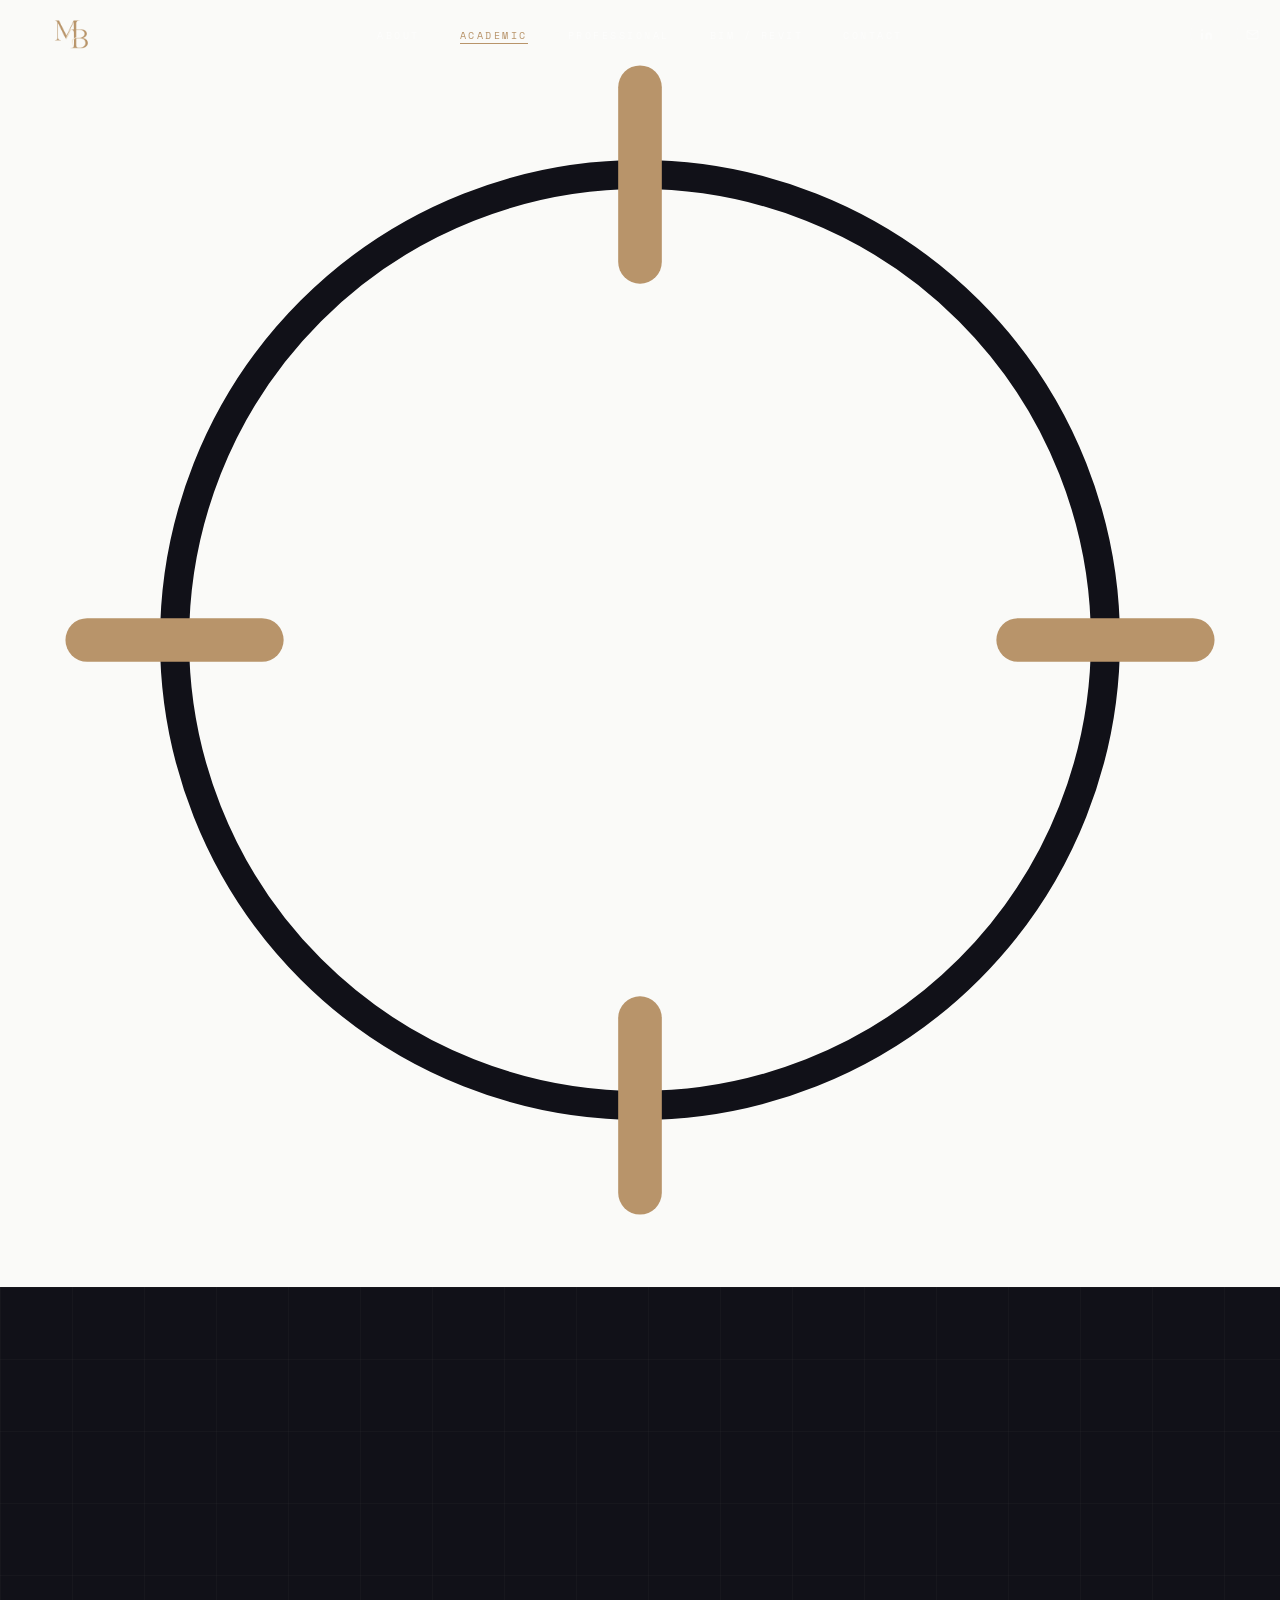
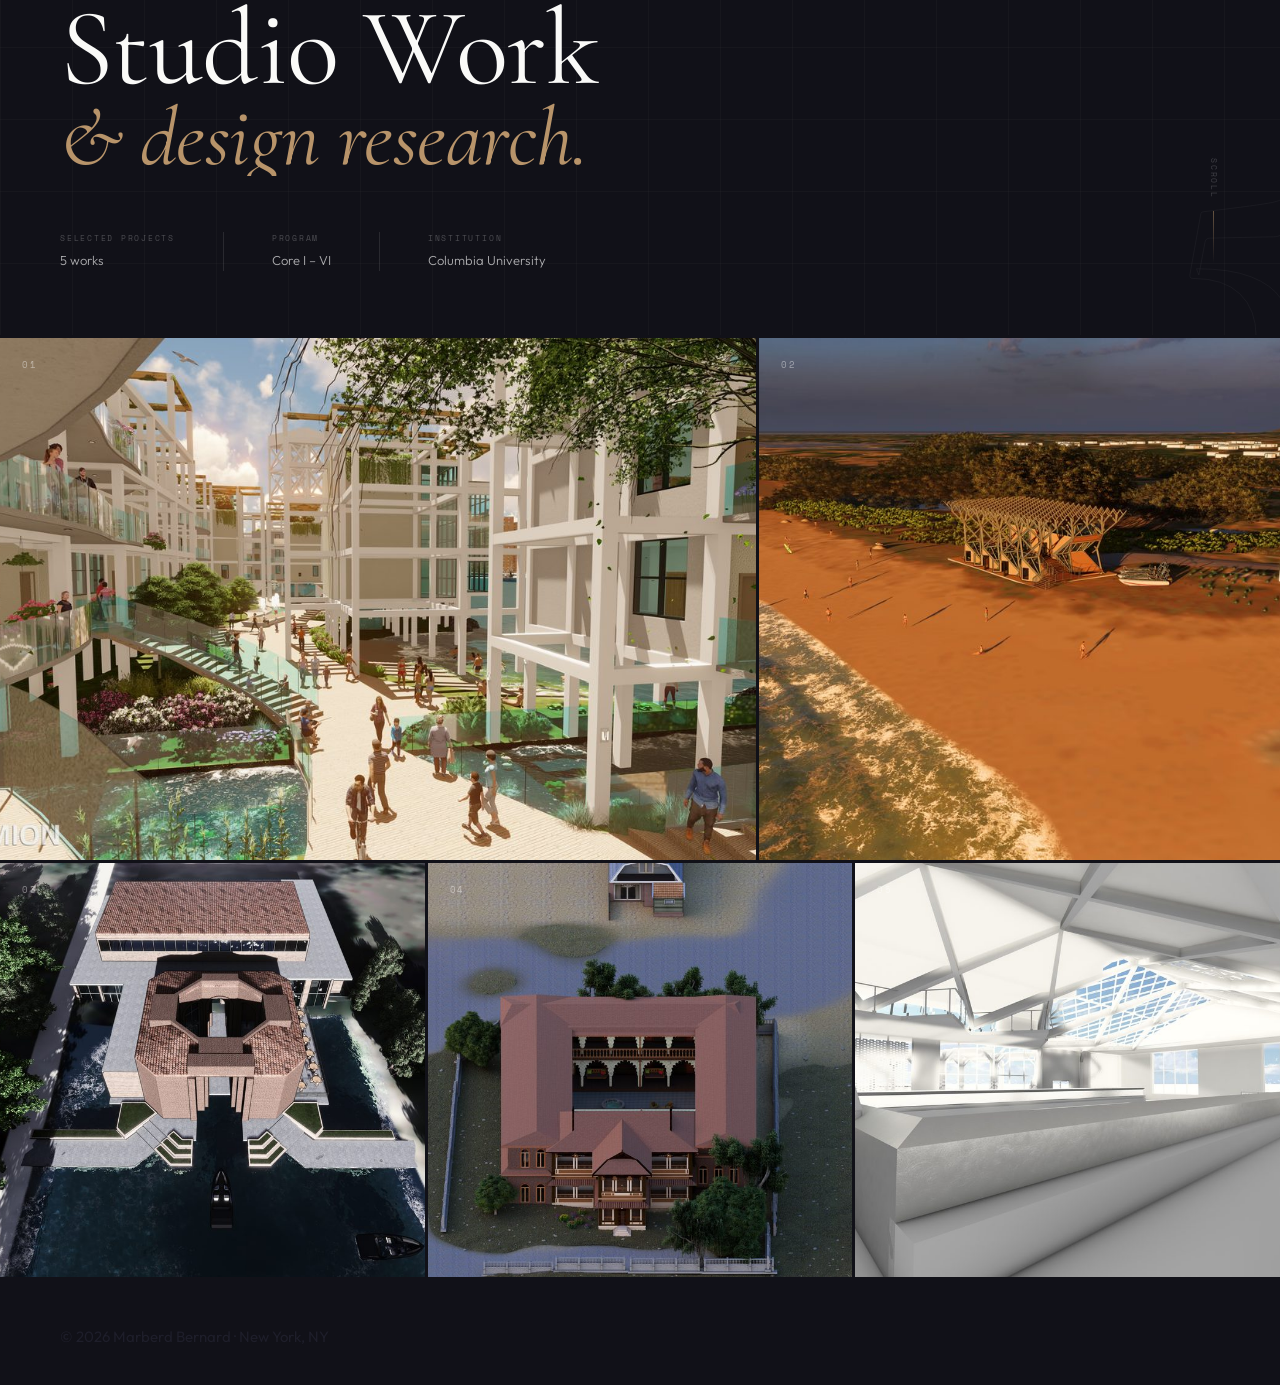
<file: academic.html>
<!DOCTYPE html>
<html lang="en">
<head>
<meta charset="UTF-8">
<meta name="viewport" content="width=device-width, initial-scale=1.0">
<meta name="description" content="Marberd Bernard — Studio work and design research. Columbia GSAPP M.Arch projects.">
<title>Academic · MARBERD</title>
<link rel="stylesheet" href="assets/css/style.css">
<style>

/* ══════════════════════════════════════════
   ACADEMIC PAGE
══════════════════════════════════════════ */

/* ── HERO ─────────────────────────────── */
.ac-hero {
  background: var(--black);
  min-height: 72vh;
  display: flex;
  flex-direction: column;
  justify-content: flex-end;
  padding: 0 60px 64px;
  position: relative;
  overflow: hidden;
}

/* Nav — white on dark hero by default */
#main-nav .nav-links a          { color: rgba(255,255,255,0.55); }
#main-nav .nav-links a:hover    { color: rgba(255,255,255,0.95); }
#main-nav .nav-links a.active   { color: var(--gold); }
#main-nav .nav-links a::after   { background: rgba(255,255,255,0.35); }
#main-nav .nav-links a.active::after { background: var(--gold); }
#main-nav .nav-icon             { border-color: rgba(255,255,255,0.18); color: rgba(255,255,255,0.45); }
#main-nav .nav-icon:hover       { border-color: var(--gold); color: var(--gold); }
/* Restore dark text once scrolled onto light sections */
#main-nav.scrolled .nav-links a          { color: var(--mid); }
#main-nav.scrolled .nav-links a:hover    { color: var(--black); }
#main-nav.scrolled .nav-links a.active   { color: var(--gold-dk); }
#main-nav.scrolled .nav-links a::after   { background: var(--gold); }
#main-nav.scrolled .nav-links a.active::after { background: var(--gold-dk); }
#main-nav.scrolled .nav-icon            { border-color: var(--border); color: var(--muted); }
#main-nav.scrolled .nav-icon:hover      { border-color: var(--gold); color: var(--gold-dk); }

/* Blueprint grid overlay */
.ac-hero::before {
  content: '';
  position: absolute;
  inset: 0;
  background-image:
    linear-gradient(rgba(255,255,255,0.025) 1px, transparent 1px),
    linear-gradient(90deg, rgba(255,255,255,0.025) 1px, transparent 1px);
  background-size: 72px 72px;
  pointer-events: none;
}

/* Ghost numeral */
.ac-ghost {
  position: absolute;
  right: -0.04em;
  bottom: -0.18em;
  font-family: var(--serif);
  font-size: clamp(180px, 26vw, 360px);
  font-weight: 700;
  color: transparent;
  -webkit-text-stroke: 1px rgba(255,255,255,0.04);
  line-height: 1;
  pointer-events: none;
  user-select: none;
  letter-spacing: -0.04em;
}

.ac-hero-content {
  position: relative;
  z-index: 1;
  max-width: 1080px;
}

/* Eyebrow — slides in from left */
.ac-eyebrow {
  display: flex;
  align-items: center;
  gap: 14px;
  font-family: var(--mono);
  font-size: 9px;
  letter-spacing: 0.28em;
  text-transform: uppercase;
  color: var(--gold);
  margin-bottom: 40px;
  opacity: 0;
  transform: translateX(-24px);
  animation: ac-slide-x 0.8s 0.15s cubic-bezier(.16,1,.3,1) forwards;
}
.ac-eyebrow::before {
  content: '';
  width: 36px;
  height: 1px;
  background: var(--gold);
  flex-shrink: 0;
}

/* Headline — two lines rise up */
.ac-h1 {
  font-family: var(--serif);
  font-weight: 400;
  line-height: 0.93;
  letter-spacing: -0.025em;
  color: var(--white);
  margin: 0 0 56px;
}
.ac-h1-line {
  display: block;
  overflow: hidden;
}
.ac-h1-inner {
  display: block;
  opacity: 0;
  transform: translateY(72px);
}
.ac-h1-line:nth-child(1) .ac-h1-inner {
  font-size: clamp(52px, 8.5vw, 116px);
  animation: ac-rise 1s 0.3s cubic-bezier(.16,1,.3,1) forwards;
}
.ac-h1-line:nth-child(2) .ac-h1-inner {
  font-size: clamp(38px, 6.5vw, 90px);
  font-style: italic;
  color: var(--gold);
  animation: ac-rise 1s 0.46s cubic-bezier(.16,1,.3,1) forwards;
}

/* Meta strip */
.ac-meta {
  display: flex;
  gap: 0;
  flex-wrap: wrap;
  opacity: 0;
  animation: ac-fade 0.7s 0.78s ease forwards;
}
.ac-meta-item {
  display: flex;
  flex-direction: column;
  gap: 5px;
  padding-right: 48px;
  margin-right: 48px;
  border-right: 1px solid rgba(255,255,255,0.1);
}
.ac-meta-item:last-child { border-right: none; margin-right: 0; padding-right: 0; }
.ac-meta-label {
  font-family: var(--mono);
  font-size: 8px;
  letter-spacing: 0.22em;
  text-transform: uppercase;
  color: rgba(255,255,255,0.25);
}
.ac-meta-value {
  font-family: var(--sans);
  font-size: 13px;
  font-weight: 300;
  color: rgba(255,255,255,0.65);
}

/* Scroll cue */
.ac-scroll-cue {
  position: absolute;
  right: 60px;
  bottom: 72px;
  display: flex;
  flex-direction: column;
  align-items: center;
  gap: 12px;
  z-index: 1;
  opacity: 0;
  animation: ac-fade 0.6s 1.1s ease forwards;
}
.ac-scroll-cue-label {
  font-family: var(--mono);
  font-size: 8px;
  letter-spacing: 0.22em;
  text-transform: uppercase;
  color: rgba(255,255,255,0.2);
  writing-mode: vertical-rl;
}
.ac-scroll-cue-line {
  width: 1px;
  height: 52px;
  background: linear-gradient(to bottom, rgba(184,148,106,0.5), transparent);
  animation: ac-pulse 2.2s 1.8s ease-in-out infinite;
}
@keyframes ac-pulse {
  0%, 100% { transform: scaleY(1);   opacity: 0.5; }
  50%       { transform: scaleY(0.3); opacity: 0.1; }
}

/* Hero keyframes */
@keyframes ac-slide-x { to { opacity: 1; transform: translateX(0); } }
@keyframes ac-rise    { to { opacity: 1; transform: translateY(0); } }
@keyframes ac-fade    { to { opacity: 1; } }


/* ── PROJECT MOSAIC ───────────────────── */
.ac-projects {
  background: var(--black);
  display: flex;
  flex-direction: column;
  gap: 3px;
  padding: 3px 0 0;
}

.ac-row {
  display: grid;
  gap: 3px;
}
.ac-row-1 {
  grid-template-columns: 1.45fr 1fr;
  grid-template-rows: 58vh;
  min-height: 360px;
}
.ac-row-2 {
  grid-template-columns: repeat(3, 1fr);
  grid-template-rows: 46vh;
  min-height: 300px;
}

/* Card */
.ac-card {
  position: relative;
  overflow: hidden;
  cursor: none;
  display: block;
  text-decoration: none;
  /* scroll reveal start state */
  opacity: 0;
  transform: translateY(28px);
}
.ac-card.visible {
  opacity: 1;
  transform: translateY(0);
  transition: opacity 0.7s ease, transform 0.7s cubic-bezier(.16,1,.3,1);
}

.ac-img {
  width: 100%;
  height: 100%;
  object-fit: cover;
  display: block;
  transition: transform 0.75s cubic-bezier(.16,1,.3,1);
}
.ac-card:hover .ac-img { transform: scale(1.06); }

/* Number badge — fades on hover */
.ac-badge {
  position: absolute;
  top: 20px;
  left: 22px;
  font-family: var(--mono);
  font-size: 9px;
  letter-spacing: 0.2em;
  color: rgba(255,255,255,0.45);
  z-index: 3;
  transition: opacity 0.3s;
}
.ac-card:hover .ac-badge { opacity: 0; }

/* Hover overlay — rises from bottom */
.ac-over {
  position: absolute;
  inset: 0;
  background: linear-gradient(
    to top,
    rgba(8,8,14,0.97) 0%,
    rgba(8,8,14,0.6)  45%,
    transparent       80%
  );
  display: flex;
  flex-direction: column;
  justify-content: flex-end;
  padding: 28px 30px;
  opacity: 0;
  transform: translateY(10px);
  transition: opacity 0.36s ease, transform 0.36s cubic-bezier(.16,1,.3,1);
  z-index: 2;
}
.ac-card:hover .ac-over {
  opacity: 1;
  transform: translateY(0);
}

.ac-over-type {
  font-family: var(--mono);
  font-size: 8.5px;
  letter-spacing: 0.24em;
  text-transform: uppercase;
  color: var(--gold);
  margin-bottom: 10px;
}
.ac-over-name {
  font-family: var(--serif);
  font-size: clamp(22px, 2.4vw, 32px);
  font-weight: 400;
  line-height: 1.08;
  color: var(--white);
  margin-bottom: 12px;
}
.ac-over-desc {
  font-family: var(--sans);
  font-size: 12px;
  line-height: 1.7;
  color: rgba(255,255,255,0.5);
  margin-bottom: 18px;
}
.ac-over-cta {
  display: flex;
  align-items: center;
  gap: 12px;
  font-family: var(--mono);
  font-size: 8.5px;
  letter-spacing: 0.22em;
  text-transform: uppercase;
  color: var(--gold);
}
.ac-over-cta::before {
  content: '';
  width: 24px;
  height: 1px;
  background: var(--gold);
  flex-shrink: 0;
  transition: width 0.3s ease;
}
.ac-card:hover .ac-over-cta::before { width: 40px; }

/* Stagger delays — applied inline via data attr approach, or just nth-child */
.ac-row-1 .ac-card:nth-child(1).visible { transition-delay: 0s; }
.ac-row-1 .ac-card:nth-child(2).visible { transition-delay: 0.1s; }
.ac-row-2 .ac-card:nth-child(1).visible { transition-delay: 0.06s; }
.ac-row-2 .ac-card:nth-child(2).visible { transition-delay: 0.16s; }
.ac-row-2 .ac-card:nth-child(3).visible { transition-delay: 0.26s; }

/* ── MOBILE ───────────────────────────── */
@media (max-width: 900px) {
  .ac-hero { padding: 0 24px 52px; min-height: 68vh; }
  .ac-scroll-cue { display: none; }
  .ac-meta { gap: 0; }
  .ac-meta-item { padding-right: 28px; margin-right: 28px; }
  .ac-index { padding: 0 24px; }

  .ac-row-1 { grid-template-columns: 1fr; grid-template-rows: auto; }
  .ac-row-2 { grid-template-columns: 1fr 1fr; grid-template-rows: auto; }
  .ac-card { height: 56vw; min-height: 240px; }
  /* Always show overlay info on touch */
  .ac-over {
    opacity: 1;
    transform: none;
    background: linear-gradient(to top, rgba(8,8,14,0.92) 0%, transparent 55%);
  }
  .ac-over-desc { display: none; }
}
@media (max-width: 600px) {
  .ac-hero { padding: 0 20px 48px; }
  .ac-row-2 { grid-template-columns: 1fr; }
  .ac-card { height: 64vw; }
  .ac-meta-item:last-child { display: none; }
  .ac-index { padding: 0 20px; }
}

</style>
</head>
<body>
<svg id="cur" viewBox="0 0 44 44" fill="none" xmlns="http://www.w3.org/2000/svg"><circle class="cur-ring" cx="22" cy="22" r="16" stroke="#111118" stroke-width="1"/><line x1="22" y1="3" x2="22" y2="9" stroke="#B8946A" stroke-width="1.5" stroke-linecap="round"/><line x1="22" y1="35" x2="22" y2="41" stroke="#B8946A" stroke-width="1.5" stroke-linecap="round"/><line x1="3" y1="22" x2="9" y2="22" stroke="#B8946A" stroke-width="1.5" stroke-linecap="round"/><line x1="35" y1="22" x2="41" y2="22" stroke="#B8946A" stroke-width="1.5" stroke-linecap="round"/></svg>
<div id="cur-dot"></div>

<nav id="main-nav">
  <a id="nav-logo" href="index.html" title="MARBERD">
    <span class="logo-wrap">
      <img src="assets/images/logo-gold.png" class="site-logo site-logo--gold" alt="MARBERD">
      <img src="assets/images/logo.png" class="site-logo site-logo--color" aria-hidden="true">
    </span>
  </a>
  <ul class="nav-links">
    <li><a href="about.html">About</a></li>
    <li><a href="academic.html" class="active">Academic</a></li>
    <li><a href="professional.html">Professional</a></li>
    <li><a href="bim-revit.html">BIM / Revit</a></li>
    <li><a href="contact.html">Contact</a></li>
  </ul>
  <div class="nav-right">
    <a class="nav-icon" href="https://linkedin.com/in/marberd-bernard" target="_blank" rel="noopener noreferrer" title="LinkedIn">
      <svg viewBox="0 0 24 24" fill="currentColor"><path d="M16 8a6 6 0 016 6v7h-4v-7a2 2 0 00-2-2 2 2 0 00-2 2v7h-4v-7a6 6 0 016-6zM2 9h4v12H2z"/><circle cx="4" cy="4" r="2"/></svg>
    </a>
    <a class="nav-icon" href="mailto:marberdb@gmail.com" title="Email">
      <svg viewBox="0 0 24 24" fill="none" stroke="currentColor" stroke-width="2"><path d="M4 4h16c1.1 0 2 .9 2 2v12c0 1.1-.9 2-2 2H4c-1.1 0-2-.9-2-2V6c0-1.1.9-2 2-2z"/><polyline points="22,6 12,13 2,6"/></svg>
    </a>
  </div>
</nav>

<!-- ══ HERO ════════════════════════════════════════════ -->
<section class="ac-hero">
  <div class="ac-ghost" aria-hidden="true">5</div>
  <div class="ac-hero-content">
    <h1 class="ac-h1">
      <span class="ac-h1-line"><span class="ac-h1-inner">Studio Work</span></span>
      <span class="ac-h1-line"><span class="ac-h1-inner">&amp; design research.</span></span>
    </h1>
    <div class="ac-meta">
      <div class="ac-meta-item">
        <span class="ac-meta-label">Selected Projects</span>
        <span class="ac-meta-value">5 works</span>
      </div>
      <div class="ac-meta-item">
        <span class="ac-meta-label">Program</span>
        <span class="ac-meta-value">Core I – VI</span>
      </div>
      <div class="ac-meta-item">
        <span class="ac-meta-label">Institution</span>
        <span class="ac-meta-value">Columbia University</span>
      </div>
    </div>
  </div>
  <div class="ac-scroll-cue" aria-hidden="true">
    <span class="ac-scroll-cue-label">Scroll</span>
    <div class="ac-scroll-cue-line"></div>
  </div>
</section>

<!-- ══ PROJECT MOSAIC ════════════════════════════════ -->
<section class="ac-projects">

  <!-- Row 1: Pool House (wide) + Mangrove (tall) -->
  <div class="ac-row ac-row-1">

    <div class="ac-card" id="proj-01">
      <img class="ac-img" src="assets/images/projects/pool-house.jpg" alt="Pool House — Core III">
      <div class="ac-badge">01</div>
      <div class="ac-over">
        <div class="ac-over-type">Recreation · Studio · Core III</div>
        <div class="ac-over-name">Pool House</div>
        <p class="ac-over-desc">Intimate recreational structure exploring materiality, natural light, and the dialogue between interior threshold and open landscape.</p>
        <div class="ac-over-cta">View project</div>
      </div>
    </div>

    <div class="ac-card" id="proj-02">
      <img class="ac-img" src="assets/images/projects/mangrove.jpg" alt="Mangrove HWB — Core IV">
      <div class="ac-badge">02</div>
      <div class="ac-over">
        <div class="ac-over-type">Environmental · Waterfront · Core IV</div>
        <div class="ac-over-name">Mangrove HWB</div>
        <p class="ac-over-desc">Environmental design at the edge of land and water — ecological systems and resilient waterfront infrastructure.</p>
        <div class="ac-over-cta">View project</div>
      </div>
    </div>

  </div>

  <!-- Row 2: Water Museum + Studio + Lighting -->
  <div class="ac-row ac-row-2">

    <div class="ac-card" id="proj-03">
      <img class="ac-img" src="assets/images/projects/water-museum.jpg" alt="Water Museum — Core V">
      <div class="ac-badge">03</div>
      <div class="ac-over">
        <div class="ac-over-type">Cultural · Civic · Core V</div>
        <div class="ac-over-name">Water Museum</div>
        <p class="ac-over-desc">Cultural institution dedicated to water as civic resource. Program and form derived from the cycles and movement of water.</p>
        <div class="ac-over-cta">View project</div>
      </div>
    </div>

    <div class="ac-card" id="proj-04">
      <img class="ac-img" src="assets/images/projects/studio.jpg" alt="Studio — Core VI">
      <div class="ac-badge">04</div>
      <div class="ac-over">
        <div class="ac-over-type">Workspace · Studio · Core VI</div>
        <div class="ac-over-name">Studio</div>
        <p class="ac-over-desc">An artist's studio exploring the relationship between productive space, controlled light, and creative process.</p>
        <div class="ac-over-cta">View project</div>
      </div>
    </div>

    <div class="ac-card" id="proj-05">
      <img class="ac-img" src="assets/images/projects/lighting.jpg" alt="Lighting Design">
      <div class="ac-badge">05</div>
      <div class="ac-over">
        <div class="ac-over-type">Specialized · Technical</div>
        <div class="ac-over-name">Lighting Design</div>
        <p class="ac-over-desc">Standalone lighting study — luminous environments, visual comfort, and spatial atmosphere through controlled light.</p>
        <div class="ac-over-cta">View project</div>
      </div>
    </div>

  </div>

</section>

<footer class="footer-minimal">
  <div class="footer-rule"></div>
  <p>© 2026 Marberd Bernard · New York, NY</p>
</footer>

<script src="assets/js/main.js"></script>
<script>
(function () {
  // Scroll reveal for project cards with staggered timing
  var cards = document.querySelectorAll('.ac-card');
  var obs = new IntersectionObserver(function (entries) {
    entries.forEach(function (e) {
      if (e.isIntersecting) {
        e.target.classList.add('visible');
        obs.unobserve(e.target);
      }
    });
  }, { threshold: 0.08 });
  cards.forEach(function (c) { obs.observe(c); });
})();
</script>
</body>
</html>
</file>
<file: assets/css/style.css>
/* ═══════════════════════════════════════════
   MARBERD.COM — Shared Styles
   Palette: Warm white · Near-black · Amber gold
═══════════════════════════════════════════ */
@import url('https://fonts.googleapis.com/css2?family=Cormorant+Garamond:ital,wght@0,300;0,400;0,600;0,700;1,300;1,400;1,600&family=Outfit:wght@200;300;400;500;600&family=Space+Mono:wght@400;700&display=swap');

*,*::before,*::after { margin:0; padding:0; box-sizing:border-box; }

:root {
  --white:   #FAFAF8;
  --paper:   #F4F0E8;
  --black:   #111118;
  --text:    #1E1E2A;
  --mid:     #5A5A6E;
  --muted:   #909099;
  --border:  #E2DED6;
  --gold:    #B8946A;
  --gold-dk: #8A6A42;
  --gold-lt: #D4B896;
  --serif:   'Cormorant Garamond', Georgia, serif;
  --sans:    'Outfit', system-ui, sans-serif;
  --mono:    'Space Mono', monospace;
}

html { scroll-behavior: smooth; overflow-x: hidden; }

body {
  background: var(--white);
  color: var(--text);
  font-family: var(--sans);
  font-size: 15px;
  line-height: 1.6;
  -webkit-font-smoothing: antialiased;
  cursor: auto;
}
a, button { cursor: pointer; touch-action: manipulation; }

/* ── NAVIGATION ─────────────────────────── */
nav {
  position: fixed; top: 0; left: 0; right: 0; z-index: 10001;
  height: 68px; display: flex; align-items: center;
  padding: 0 52px; background: rgba(250,250,248,0.0);
  transition: background .4s, border-bottom .4s, transform .28s cubic-bezier(.16,1,.3,1);
}
nav.scrolled {
  background: rgba(250,250,248,0.94);
  border-bottom: 1px solid var(--border);
  backdrop-filter: blur(16px);
}
nav.nav-hidden {
  transform: translateY(-110%);
}
#nav-logo {
  display: flex; align-items: center; text-decoration: none;
  cursor: pointer; flex-shrink: 0;
}
#nav-logo svg { width: 48px; height: 48px; }
.logo-wrap {
  position: relative;
  display: flex;
  align-items: center;
  height: 38px;
}
.site-logo {
  height: 38px;
  width: auto;
  transition: opacity 0.36s ease, transform 0.36s ease;
  display: block;
}
.site-logo--color {
  position: absolute;
  top: 0; left: 0;
  opacity: 0;
}
#nav-logo:hover .site-logo--gold { opacity: 0; }
#nav-logo:hover .site-logo--color {
  opacity: 1;
  transform: scale(1.04);
}
.nav-links {
  display: flex; gap: 40px; list-style: none;
  margin: 0 auto;
}
.nav-links a {
  font-family: var(--mono); font-size: 9.5px;
  letter-spacing: 2.5px; text-transform: uppercase;
  color: var(--mid); text-decoration: none; cursor: pointer;
  position: relative; padding-bottom: 2px;
  transition: color .2s;
}
.nav-links a::after {
  content: ''; position: absolute; bottom: 0; left: 0;
  width: 0; height: 1px; background: var(--gold);
  transition: width .28s ease;
}
.nav-links a:hover { color: var(--black); }
.nav-links a:hover::after { width: 100%; }
.nav-links a.active { color: var(--gold-dk); }
.nav-links a.active::after { width: 100%; background: var(--gold-dk); }
.nav-right { display: flex; gap: 14px; margin-right: -40px; }
.nav-icon {
  width: 32px; height: 32px; border: 1px solid var(--border);
  border-radius: 50%; display: flex; align-items: center; justify-content: center;
  cursor: pointer; transition: all .2s; color: var(--muted);
}
.nav-icon:hover { border-color: var(--gold); color: var(--gold-dk); }
.nav-icon svg { width: 13px; height: 13px; }

/* ── MUSIC NAV BUTTON ───────────────────── */
#music-nav-btn { background: transparent; -webkit-appearance: none; appearance: none; }
#music-nav-btn .ic-mpause { display: none; }
#music-nav-btn.mb-playing .ic-mplay  { display: none; }
#music-nav-btn.mb-playing .ic-mpause { display: block; }
#music-nav-btn.mb-playing { border-color: var(--gold); color: var(--gold); }

/* ── FOOTER ─────────────────────────────── */
footer {
  background: var(--black);
  padding: 48px 60px 36px;
}
.foot-inner {
  max-width: 1200px; margin: 0 auto;
  display: flex; justify-content: space-between; align-items: center;
  flex-wrap: wrap; gap: 20px;
  border-top: 1px solid rgba(255,255,255,0.08);
  padding-top: 32px;
}
.foot-logo { display: flex; align-items: center; gap: 16px; }
.foot-logo svg { width: 36px; height: 36px; }
.foot-mark {
  width: 34px;
  height: 34px;
  object-fit: contain;
  display: block;
  opacity: 0.78;
}
.foot-copy {
  font-family: var(--mono); font-size: 9px;
  letter-spacing: 1px; color: rgba(255,255,255,0.25); text-transform: uppercase;
}
.foot-links { display: flex; gap: 24px; }
.foot-link {
  font-family: var(--mono); font-size: 9px; letter-spacing: 1.5px;
  text-transform: uppercase; color: rgba(255,255,255,0.28);
  text-decoration: none; cursor: pointer; transition: color .2s;
}
.foot-link:hover { color: var(--gold); }

/* ── PAGE HERO (inner pages) ────────────── */
.page-hero {
  padding-top: 140px; padding-bottom: 72px;
  padding-left: 60px; padding-right: 60px;
  max-width: 1200px; margin: 0 auto;
  border-bottom: 1px solid var(--border);
}
.page-eyebrow {
  font-family: var(--mono); font-size: 9px; letter-spacing: 3px;
  text-transform: uppercase; color: var(--gold-dk);
  margin-bottom: 16px; display: flex; align-items: center; gap: 12px;
}
.page-eyebrow::before { content:''; width:24px; height:1px; background:var(--gold); }
.page-title {
  font-family: var(--serif); font-size: clamp(40px,6vw,72px);
  font-weight: 400; line-height: 1; color: var(--black); letter-spacing: -1px;
}
.page-title em { font-style: italic; color: var(--gold-dk); }

/* ── CONTENT WRAPPER ────────────────────── */
.content-wrap { max-width: 1200px; margin: 0 auto; padding: 80px 60px; }

/* ── SECTION LABELS ─────────────────────── */
.sec-label {
  font-family: var(--mono); font-size: 9px; letter-spacing: 3px;
  text-transform: uppercase; color: var(--gold-dk);
  margin-bottom: 10px; display: flex; align-items: center; gap: 10px;
}
.sec-label::after { content:''; width:28px; height:1px; background: rgba(184,148,106,0.4); }
.sec-h2 {
  font-family: var(--serif); font-size: clamp(32px,4.5vw,52px);
  font-weight: 400; line-height: 1.05; color: var(--black);
  letter-spacing: -.5px; margin-bottom: 52px;
}
.sec-h2 em { font-style: italic; color: var(--gold-dk); }

/* ── DIVIDERS ───────────────────────────── */
.rule { border: none; border-top: 1px solid var(--border); margin: 60px 0; }
.rule-gold { border: none; border-top: 1px solid rgba(184,148,106,0.3); margin: 48px 0; }

/* ── GRID UTILITIES ─────────────────────── */
.grid-2 { display: grid; grid-template-columns: 1fr 1fr; gap: 2px; }
.grid-3 { display: grid; grid-template-columns: repeat(3,1fr); gap: 2px; }
@media (max-width:900px) { .grid-2,.grid-3 { grid-template-columns:1fr; } }

/* ── CARD BASE ──────────────────────────── */
.card {
  background: var(--white); border: 1px solid var(--border);
  padding: 36px 32px; transition: all .25s;
}
.card:hover { border-color: rgba(184,148,106,0.45); background: var(--paper); }

/* ── HAMBURGER BUTTON ───────────────────── */
#nav-burger {
  display: none; /* shown only via mobile media query */
  flex-direction: column;
  justify-content: center;
  align-items: center;
  gap: 5px;
  width: 44px; height: 44px;
  background: none; border: none;
  cursor: pointer; padding: 0; flex-shrink: 0;
}
#nav-burger span {
  display: block;
  width: 22px; height: 1.5px;
  background: var(--black);
  transition: transform .3s ease, opacity .3s ease;
  transform-origin: center;
}
#nav-burger.open span:nth-child(1) { transform: translateY(6.5px) rotate(45deg); }
#nav-burger.open span:nth-child(2) { opacity: 0; transform: scaleX(0); }
#nav-burger.open span:nth-child(3) { transform: translateY(-6.5px) rotate(-45deg); }

/* ── MOBILE NAV OVERLAY ─────────────────── */
#nav-overlay {
  display: none;
  position: fixed; inset: 0;
  z-index: 10000;
  background: rgba(250,250,248,0.40);
  backdrop-filter: blur(22px) saturate(160%);
  -webkit-backdrop-filter: blur(22px) saturate(160%);
  flex-direction: column;
  align-items: center;
  justify-content: center;
  overflow-y: auto;
  -webkit-overflow-scrolling: touch;
  touch-action: auto;
  pointer-events: auto;
  padding-top: 68px;
}
#nav-overlay.open {
  display: flex;
  animation: navOverlayIn 0.45s cubic-bezier(.16,1,.3,1) forwards;
}
#nav-overlay.open .overlay-nav a {
  animation: navLinkIn 0.55s cubic-bezier(.16,1,.3,1) both;
}
#nav-overlay.open .overlay-nav a:nth-child(1) { animation-delay: 0.42s; }
#nav-overlay.open .overlay-nav a:nth-child(2) { animation-delay: 0.54s; }
#nav-overlay.open .overlay-nav a:nth-child(3) { animation-delay: 0.66s; }
#nav-overlay.open .overlay-nav a:nth-child(4) { animation-delay: 0.78s; }
#nav-overlay.open .overlay-nav a:nth-child(5) { animation-delay: 0.90s; }
@keyframes navOverlayIn {
  from { opacity: 0; }
  to   { opacity: 1; }
}
@keyframes navLinkIn {
  from { opacity: 0; transform: translateY(36px) scale(0.88); }
  to   { opacity: 1; transform: translateY(0)    scale(1);    }
}

/* ── NAV DIAMOND BURST ─────────────────── */
.nav-diamond {
  position: fixed;
  clip-path: polygon(50% 0%, 100% 50%, 50% 100%, 0% 50%);
  pointer-events: none;
  z-index: 10002;
  animation: diamondBurst 0.95s cubic-bezier(.22,1,.36,1) forwards;
}
@keyframes diamondBurst {
  0%   { opacity: 0;   transform: translate(0,0)                                                    scale(0)   rotate(0deg);                    }
  10%  { opacity: 0.9;                                                                                                                           }
  58%  { opacity: 0.7; transform: translate(var(--tx), var(--ty))                                   scale(1)   rotate(var(--rot));               }
  100% { opacity: 0;   transform: translate(calc(var(--tx)*1.28), calc(var(--ty)*1.28)) scale(0.25) rotate(calc(var(--rot)*2)); }
}
/* Hard-lock: overlay must never show on desktop regardless of JS state */
@media (min-width: 769px) { #nav-overlay { display: none !important; } }
@media (prefers-reduced-motion: reduce) {
  #nav-overlay.open, #nav-overlay.open .overlay-nav a { animation: none !important; opacity: 1 !important; transform: none !important; }
}
.overlay-nav {
  display: flex; flex-direction: column;
  align-items: center; justify-content: center;
  width: auto;
  pointer-events: auto;
  gap: 0;
  padding: 0 48px;
  position: relative;
}
.overlay-nav::before {
  content: '';
  display: block;
  width: 28px; height: 1px;
  background: var(--gold);
  margin-bottom: 28px;
  flex-shrink: 0;
}
.overlay-nav a {
  font-family: var(--serif);
  font-size: clamp(28px, 7.5vw, 36px);
  font-weight: 300; font-style: italic;
  color: var(--black); text-decoration: none;
  padding: 9px 32px;
  display: flex; align-items: center; justify-content: center;
  text-align: center;
  transition: color .2s, letter-spacing .2s;
  pointer-events: auto;
  position: relative;
  white-space: nowrap;
}
.overlay-nav a::after {
  content: ''; position: absolute; bottom: 4px; left: 32px; right: 32px;
  height: 1px; background: var(--gold); transform: scaleX(0);
  transform-origin: center; transition: transform .28s ease;
}
.overlay-nav a:hover::after,
.overlay-nav a.active::after { transform: scaleX(1); }
.overlay-nav a:hover { color: var(--gold-dk); letter-spacing: .02em; }
.overlay-nav a.active { color: rgba(17,17,24,0.40); letter-spacing: .02em; }

/* ── MOBILE — GLOBAL ────────────────────── */
@media (max-width: 768px) {
  html { overflow-x: hidden; }

  /* Nav: hide center links and all right icons, show only burger */
  nav { padding: 0 16px 0 16px; }
  .nav-links { display: none; }
  #nav-logo { margin-right: auto; }
  .nav-right { display: none; }
  #nav-burger { display: flex; }

  /* Shared page hero padding */
  .page-hero { padding: 110px 20px 48px; }
  .content-wrap { padding: 48px 20px; }
}

/* ── SMALL PHONES (≤480px) — GLOBAL ────── */
@media (max-width: 480px) {
  nav { padding: 0 12px; }
}

/* ── SCROLL REVEAL ──────────────────────── */
.reveal {
  opacity: 0; transform: translateY(22px);
  transition: opacity .7s ease, transform .72s cubic-bezier(.16,1,.3,1);
}
.reveal.visible { opacity: 1; transform: translateY(0); }
</file>
